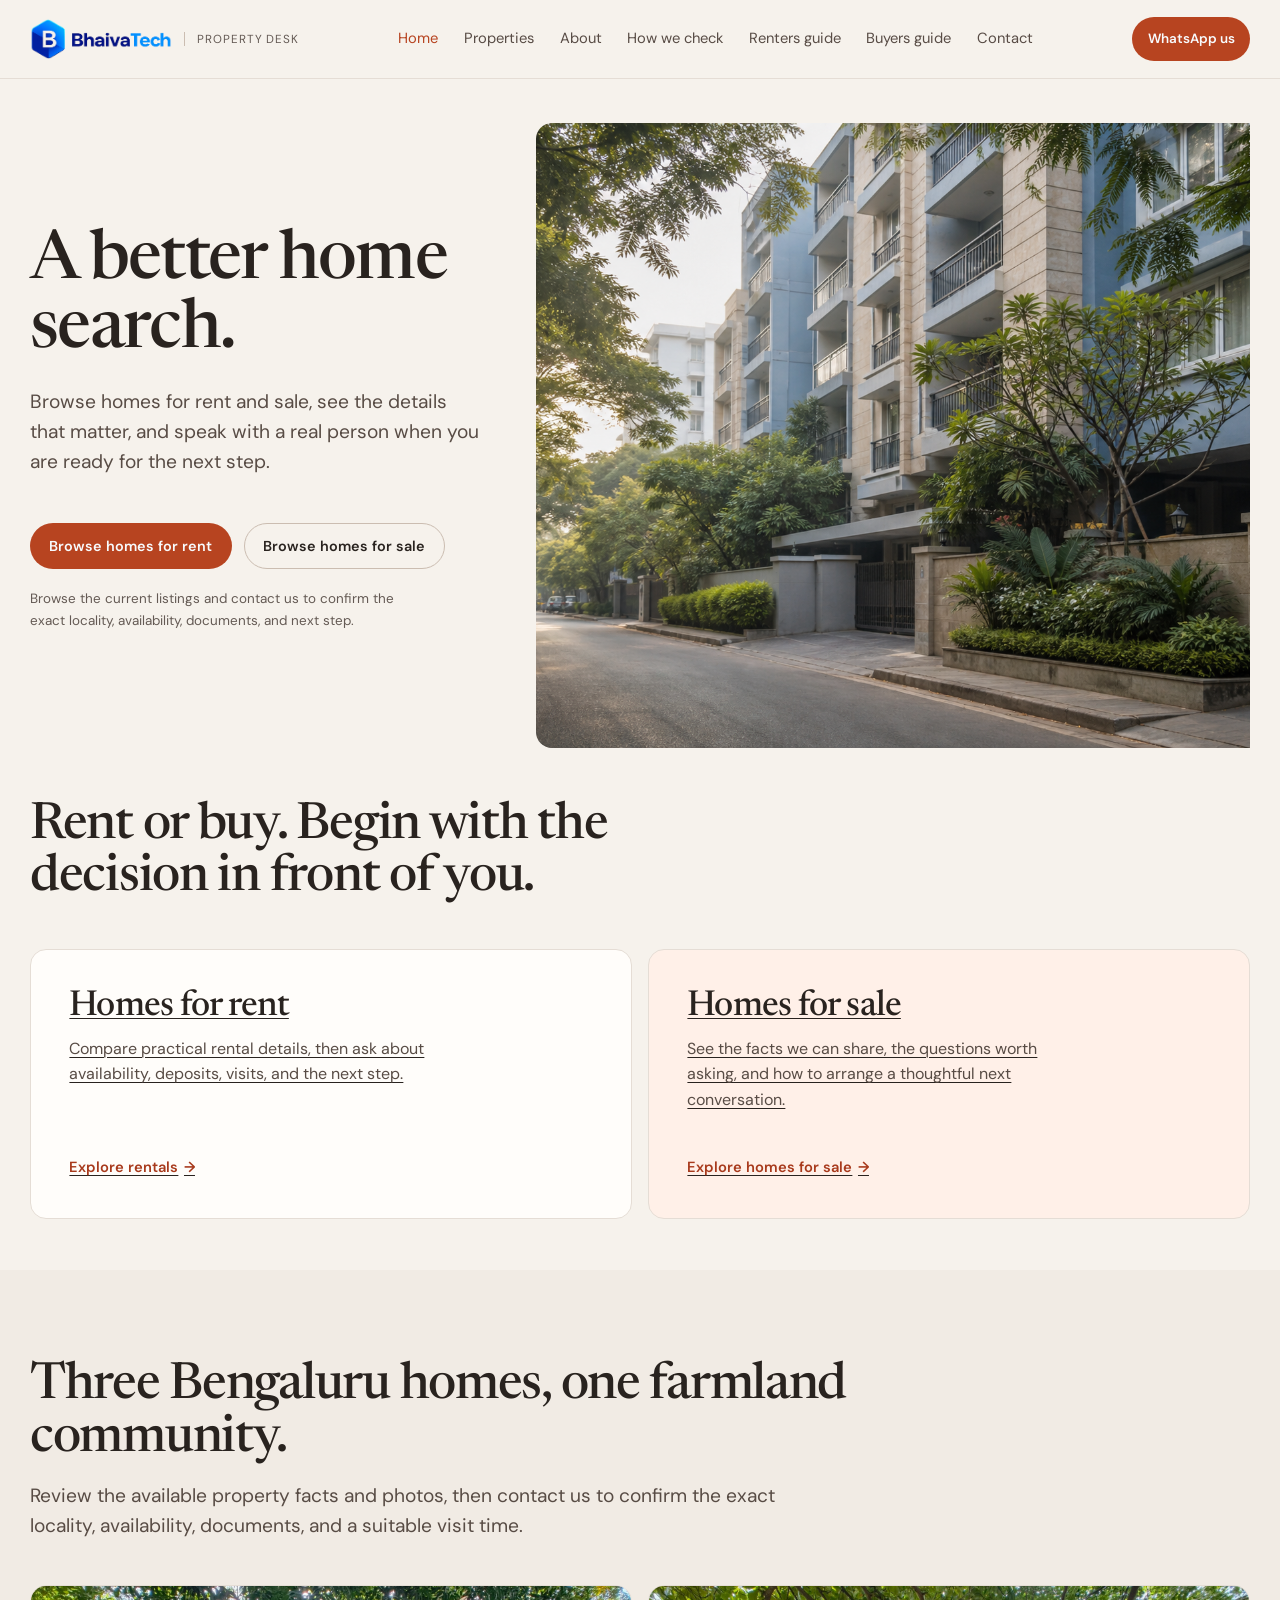
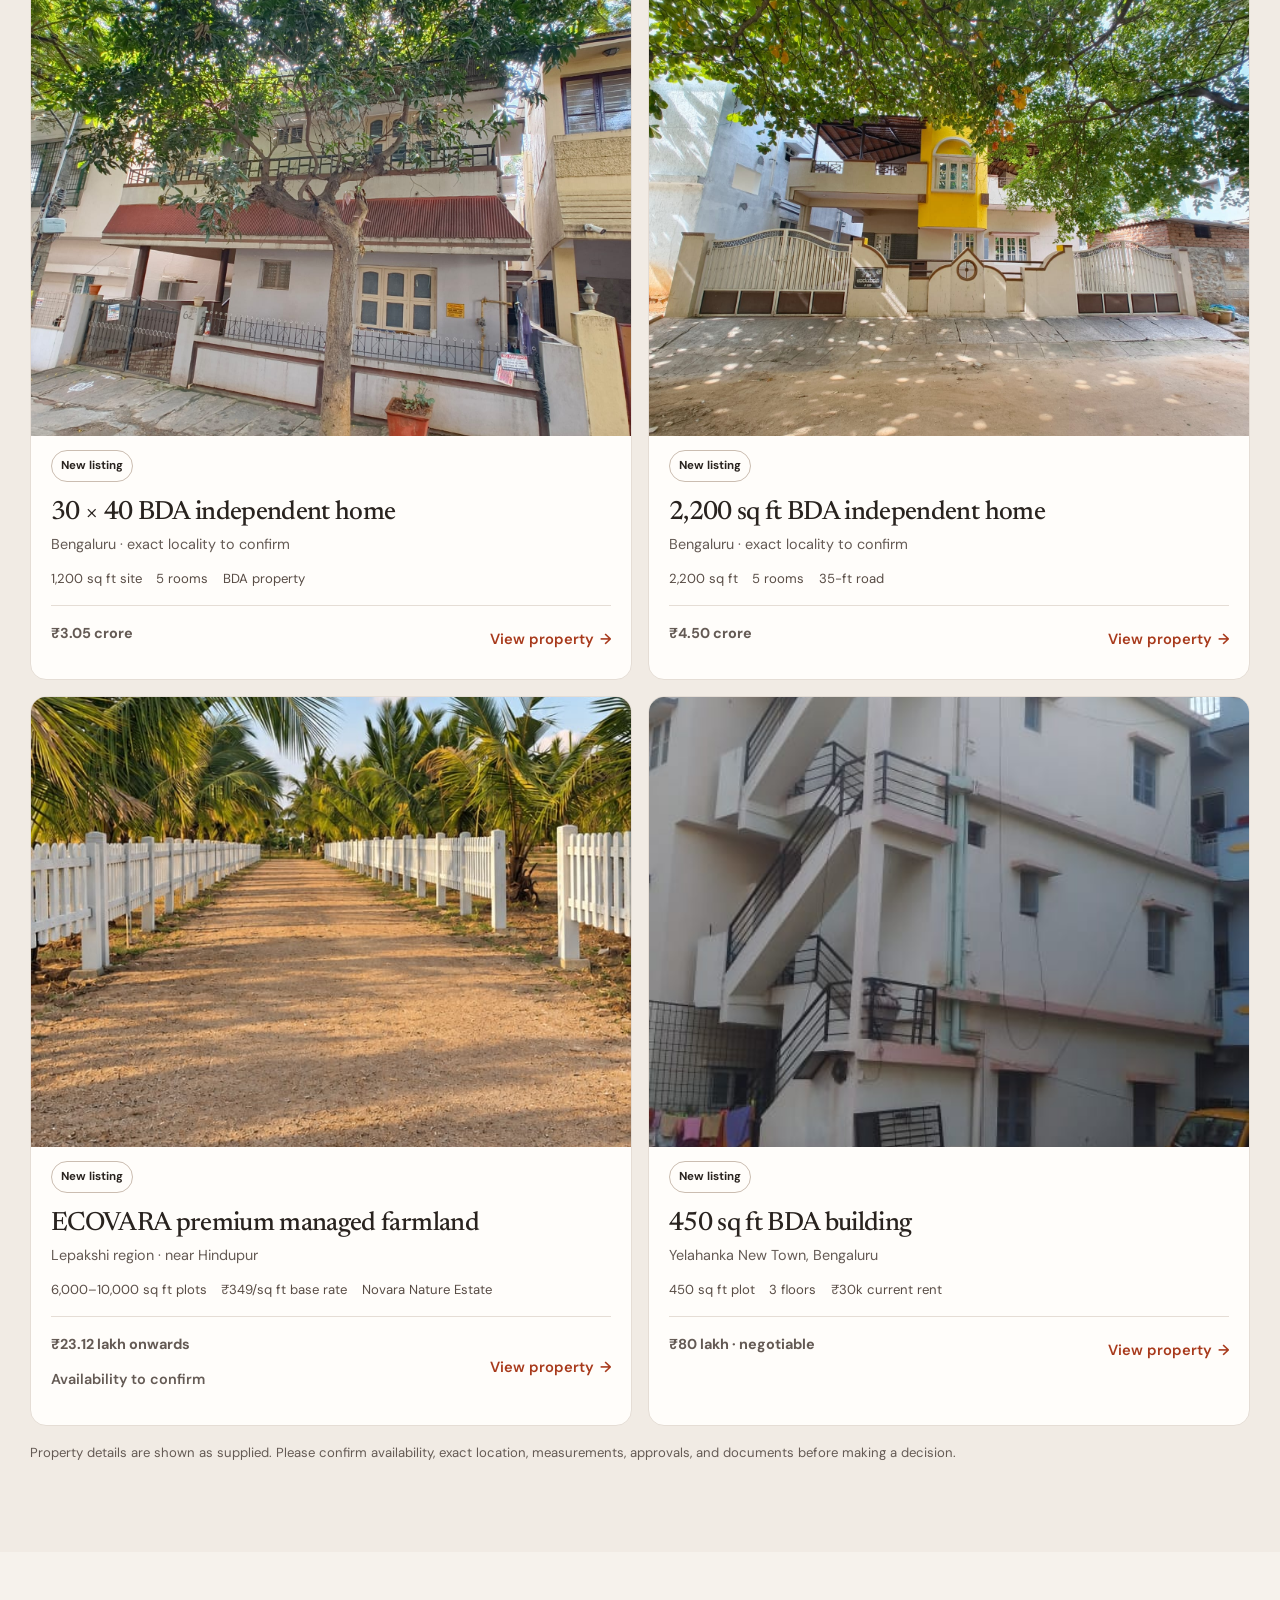
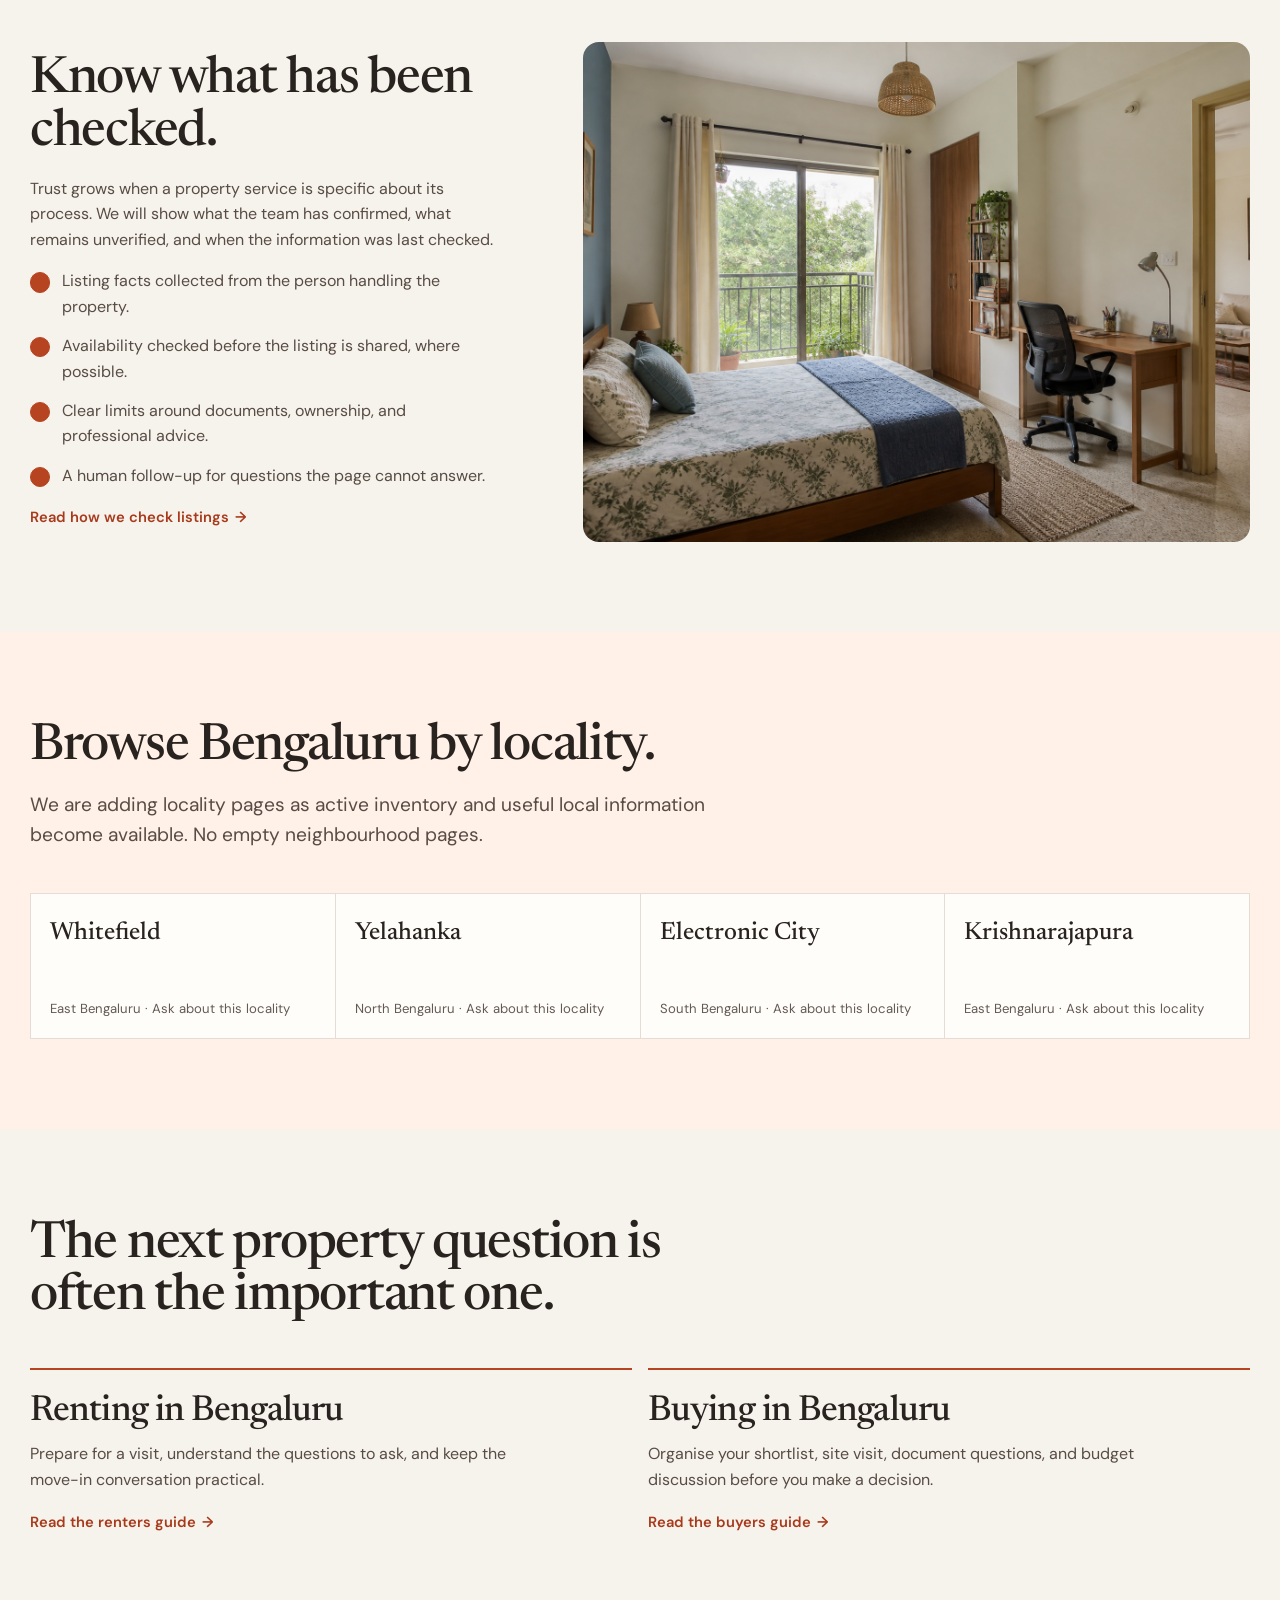
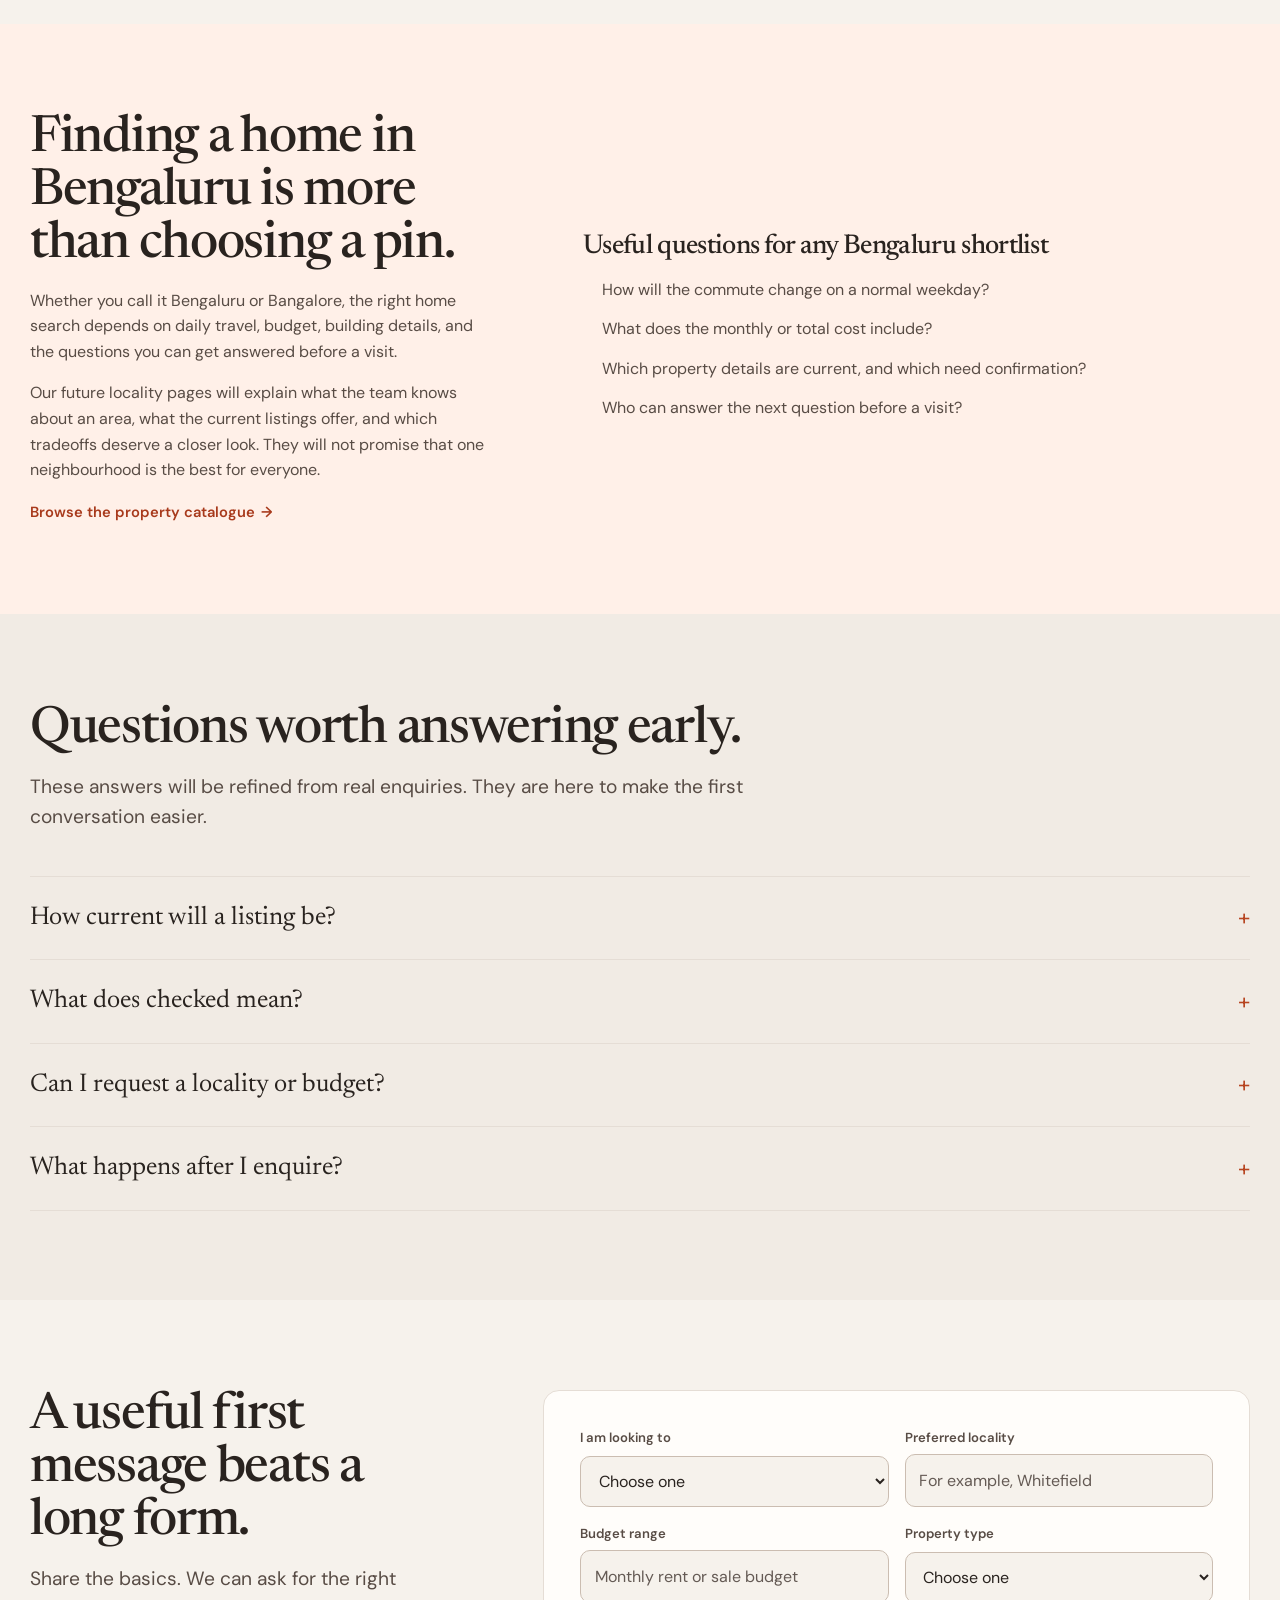
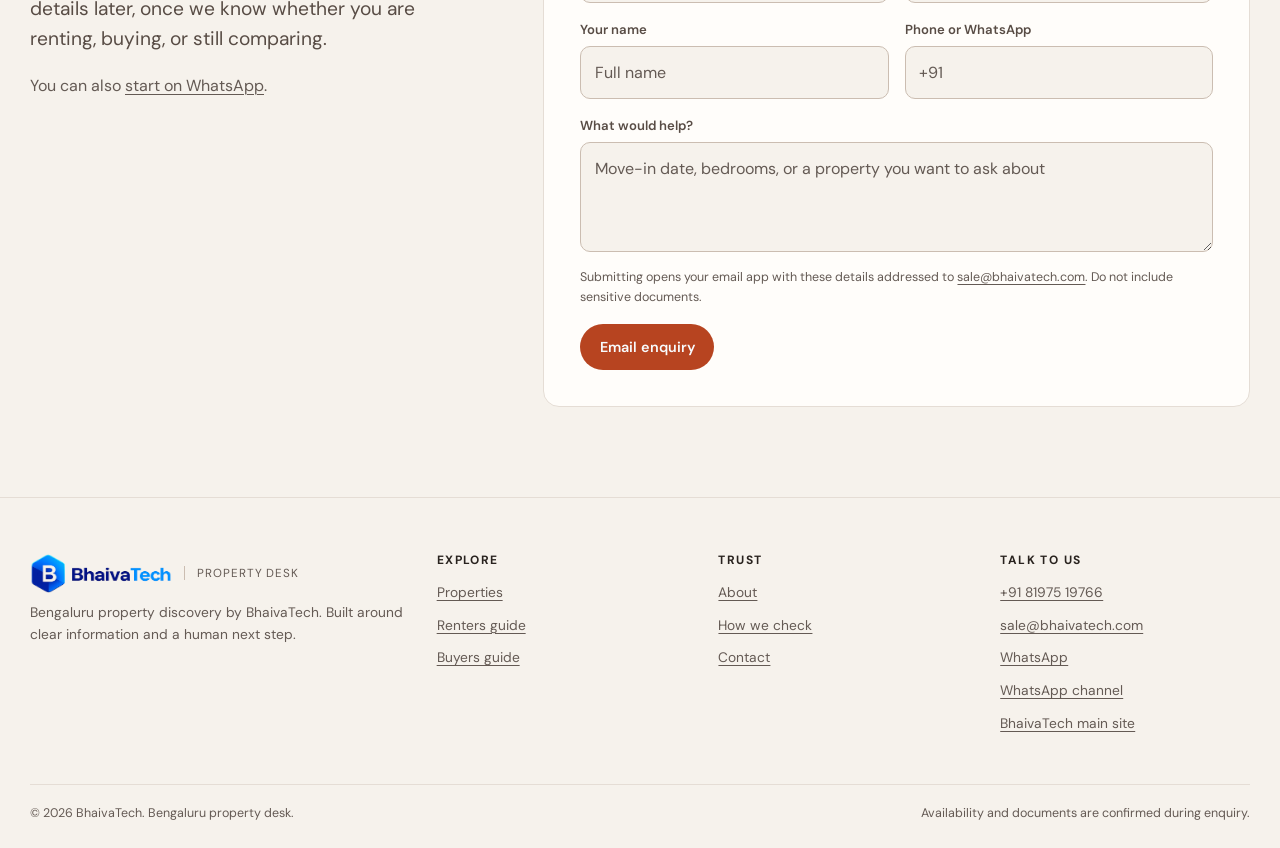
<file: index.html>
<!doctype html>
<html lang="en">
<head>
  <meta charset="utf-8">
  <meta name="viewport" content="width=device-width, initial-scale=1">
  <meta name="theme-color" content="#f6f2ec">
  <meta name="description" content="Explore clearer homes for rent and sale in Bengaluru, also known as Bangalore, with practical property details and a human enquiry path from BhaivaTech.">
  <meta property="og:title" content="BhaivaTech Homes | Bengaluru homes with clearer information">
  <meta property="og:description" content="Browse homes for rent and sale in Bengaluru, then speak with a real person about the next step.">
  <meta property="og:type" content="website">
  <meta property="og:url" content="https://bhaivatech.com/">
  <meta property="og:image" content="https://bhaivatech.com/assets/bengaluru-street-hero.png">
  <meta property="og:image:alt" content="Leafy residential street beside apartment buildings in Bengaluru">
  <meta name="twitter:card" content="summary_large_image">
  <title>Bengaluru homes for rent and sale | BhaivaTech</title>
  <link rel="canonical" href="https://bhaivatech.com/">
  <link rel="preconnect" href="https://fonts.googleapis.com">
  <link rel="preconnect" href="https://fonts.gstatic.com" crossorigin>
  <link rel="icon" href="assets/bhaivatech-logo.png" type="image/png">
  <script type="application/ld+json">
  {
    "@context": "https://schema.org",
    "@type": "Organization",
    "name": "BhaivaTech",
    "url": "https://bhaivatech.com/",
    "logo": "https://bhaivatech.com/assets/bhaivatech-logo.png",
    "email": "sale@bhaivatech.com",
    "telephone": "+918197519766",
    "sameAs": ["https://www.instagram.com/bhaivatech/"]
  }
  </script>
  <!-- FALLBACK: vendor/pretext.js missing, using CDN. The page keeps natural CSS flow if the CDN is unavailable. -->
  <script type="module">
    import { prepare, layout } from 'https://esm.sh/@chenglou/pretext';
    window.Pretext = { prepare, layout };
    window.dispatchEvent(new Event('pretext-ready'));
  </script>
  <link rel="stylesheet" href="styles.css">
  <script src="script.js" defer></script>
</head>
<body>
  <a class="skip-link" href="#main-content">Skip to main content</a>
  <header class="site-header">
    <div class="site-header__inner">
      <a class="brand-lockup" href="index.html" aria-label="BhaivaTech Homes home">
        <img src="assets/bhaivatech-logo.png" alt="BhaivaTech">
        <span class="brand-lockup__descriptor">Property desk</span>
      </a>
      <nav class="primary-nav" id="primary-navigation" data-primary-nav aria-label="Primary navigation">
        <a href="index.html" aria-current="page">Home</a>
        <a href="/properties/">Properties</a>
        <a href="about.html">About</a>
        <a href="how-we-verify.html">How we check</a>
        <a href="renters-guide.html">Renters guide</a>
        <a href="buyers-guide.html">Buyers guide</a>
        <a href="contact.html">Contact</a>
      </nav>
      <div class="header-actions">
        <a class="button button--primary button--small" href="https://wa.me/918197519766?text=Hello%20BhaivaTech%20Homes%2C%20I%20want%20help%20finding%20a%20home%20in%20Bengaluru." target="_blank" rel="noopener">WhatsApp us</a>
        <button class="menu-toggle" type="button" data-menu-toggle aria-expanded="false" aria-controls="primary-navigation" aria-label="Open menu">Menu</button>
      </div>
    </div>
  </header>

  <main id="main-content">
    <section class="container hero" aria-labelledby="hero-title">
      <div class="hero__copy">
        <p class="eyebrow">Bengaluru property desk</p>
        <h1 id="hero-title" data-pretext>A better home search.</h1>
        <p class="lede" data-pretext>Browse homes for rent and sale, see the details that matter, and speak with a real person when you are ready for the next step.</p>
        <div class="hero__actions">
          <a class="button button--primary" href="/properties/?intent=rent">Browse homes for rent</a>
          <a class="button button--outline" href="/properties/?intent=buy">Browse homes for sale</a>
        </div>
        <p class="hero__note">Browse the current listings and contact us to confirm the exact locality, availability, documents, and next step.</p>
      </div>
      <figure class="hero__media">
        <img src="assets/bengaluru-street-hero.png" alt="Leafy residential street beside apartment buildings in Bengaluru" width="1672" height="941" fetchpriority="high">
        <figcaption class="hero__caption">A home search should tell you what is known, what is current, and what to ask next.</figcaption>
      </figure>
    </section>

    <section class="section section--tight" aria-labelledby="intent-title">
      <div class="container">
        <div class="section-intro">
          <p class="eyebrow">Start with your need</p>
          <h2 id="intent-title">Rent or buy. Begin with the decision in front of you.</h2>
        </div>
        <div class="intent-grid">
          <a class="intent-panel" href="/properties/?intent=rent">
            <span class="intent-panel__mark" aria-hidden="true">⌂</span>
            <div>
              <h3>Homes for rent</h3>
              <p>Compare practical rental details, then ask about availability, deposits, visits, and the next step.</p>
            </div>
            <span class="text-link">Explore rentals <span aria-hidden="true">→</span></span>
          </a>
          <a class="intent-panel intent-panel--buy" href="/properties/?intent=buy">
            <span class="intent-panel__mark" aria-hidden="true">▦</span>
            <div>
              <h3>Homes for sale</h3>
              <p>See the facts we can share, the questions worth asking, and how to arrange a thoughtful next conversation.</p>
            </div>
            <span class="text-link">Explore homes for sale <span aria-hidden="true">→</span></span>
          </a>
        </div>
      </div>
    </section>

    <section class="section section--tint" aria-labelledby="preview-title">
      <div class="container">
        <div class="section-intro section-intro--wide">
          <p class="eyebrow">Latest properties</p>
          <h2 id="preview-title">Three Bengaluru homes, one farmland community.</h2>
          <p class="lede" data-pretext>Review the available property facts and photos, then contact us to confirm the exact locality, availability, documents, and a suitable visit time.</p>
        </div>
        <div class="property-preview-grid">
          <article class="property-card">
            <div class="property-card__image-wrap">
              <img class="property-card__image" src="assets/property-30x40-bda.jpeg" alt="Front view of the 30 by 40 BDA independent home in Bengaluru" width="1600" height="1204" loading="lazy">
              <span class="property-card__flag">New listing</span>
            </div>
            <div class="property-card__body">
              <h3>30 × 40 BDA independent home</h3>
              <p>Bengaluru · exact locality to confirm</p>
              <div class="property-meta"><span>1,200 sq ft site</span><span>5 rooms</span><span>BDA property</span></div>
              <div class="property-card__footer"><p class="property-price">₹3.05 crore</p><a class="text-link" href="property-30x40-bda.html">View property <span aria-hidden="true">→</span></a></div>
            </div>
          </article>
          <article class="property-card">
            <div class="property-card__image-wrap">
              <img class="property-card__image" src="assets/property-2200sqft-bda.jpeg" alt="Front view of the 2,200 square foot BDA independent home in Bengaluru" width="1600" height="1204" loading="lazy">
              <span class="property-card__flag">New listing</span>
            </div>
            <div class="property-card__body">
              <h3>2,200 sq ft BDA independent home</h3>
              <p>Bengaluru · exact locality to confirm</p>
              <div class="property-meta"><span>2,200 sq ft</span><span>5 rooms</span><span>35-ft road</span></div>
              <div class="property-card__footer"><p class="property-price">₹4.50 crore</p><a class="text-link" href="property-2200sqft-bda.html">View property <span aria-hidden="true">→</span></a></div>
            </div>
          </article>
          <article class="property-card">
            <div class="property-card__image-wrap">
              <img class="property-card__image" src="assets/ecovara/ecovara-palm-avenue.jpg" alt="Tree-lined avenue with white fencing at the ECOVARA managed farmland community" width="1600" height="1200" loading="lazy">
              <span class="property-card__flag">New listing</span>
            </div>
            <div class="property-card__body">
              <h3>ECOVARA premium managed farmland</h3>
              <p>Lepakshi region · near Hindupur</p>
              <div class="property-meta"><span>6,000–10,000 sq ft plots</span><span>₹349/sq ft base rate</span><span>Novara Nature Estate</span></div>
              <div class="property-card__footer"><div><p class="property-price">₹23.12 lakh onwards</p><p class="property-status">Availability to confirm</p></div><a class="text-link" href="property-ecovara-managed-farmland.html">View property <span aria-hidden="true">→</span></a></div>
            </div>
          </article>
<article class="property-card">
            <div class="property-card__image-wrap">
              <img class="property-card__image" src="assets/bda-yelahanka/bda-yelahanka-street.jpg" alt="Street-facing view of the BDA building in Yelahanka New Town" width="493" height="1040" loading="lazy">
              <span class="property-card__flag">New listing</span>
            </div>
            <div class="property-card__body">
              <h3>450 sq ft BDA building</h3>
              <p>Yelahanka New Town, Bengaluru</p>
              <div class="property-meta"><span>450 sq ft plot</span><span>3 floors</span><span>&#8377;30k current rent</span></div>
              <div class="property-card__footer"><p class="property-price">&#8377;80 lakh &middot; negotiable</p><a class="text-link" href="property-bda-yelahanka-new-town.html">View property <span aria-hidden="true">&#8594;</span></a></div>
            </div>
          </article>
        </div>
        <p class="demo-note">Property details are shown as supplied. Please confirm availability, exact location, measurements, approvals, and documents before making a decision.</p>
      </div>
    </section>

    <section class="section" aria-labelledby="trust-title">
      <div class="container split-feature">
        <div class="feature-copy">
          <p class="eyebrow">A clearer way to enquire</p>
          <h2 id="trust-title">Know what has been checked.</h2>
          <p>Trust grows when a property service is specific about its process. We will show what the team has confirmed, what remains unverified, and when the information was last checked.</p>
          <ul class="feature-copy__list">
            <li>Listing facts collected from the person handling the property.</li>
            <li>Availability checked before the listing is shared, where possible.</li>
            <li>Clear limits around documents, ownership, and professional advice.</li>
            <li>A human follow-up for questions the page cannot answer.</li>
          </ul>
          <a class="text-link" href="how-we-verify.html">Read how we check listings <span aria-hidden="true">→</span></a>
        </div>
        <figure class="feature-media">
          <img src="assets/bengaluru-bedroom.png" alt="Example Bengaluru apartment bedroom with a work desk and balcony greenery" width="1448" height="1086" loading="lazy">
        </figure>
      </div>
    </section>

    <section class="section section--blue" aria-labelledby="locality-title">
      <div class="container">
        <div class="section-intro">
          <h2 id="locality-title">Browse Bengaluru by locality.</h2>
          <p class="lede">We are adding locality pages as active inventory and useful local information become available. No empty neighbourhood pages.</p>
        </div>
        <div class="locality-list" aria-label="Planned Bengaluru locality coverage">
          <a class="locality-link" href="/properties/?locality=Whitefield"><strong>Whitefield</strong><span>East Bengaluru · Ask about this locality</span></a>
          <a class="locality-link" href="/properties/?locality=Yelahanka"><strong>Yelahanka</strong><span>North Bengaluru · Ask about this locality</span></a>
          <a class="locality-link" href="/properties/?locality=Electronic City"><strong>Electronic City</strong><span>South Bengaluru · Ask about this locality</span></a>
          <a class="locality-link" href="/properties/?locality=Krishnarajapura"><strong>Krishnarajapura</strong><span>East Bengaluru · Ask about this locality</span></a>
        </div>
      </div>
    </section>

    <section class="section" aria-labelledby="guides-title">
      <div class="container">
        <div class="section-intro">
          <p class="eyebrow">Helpful before you enquire</p>
          <h2 id="guides-title">The next property question is often the important one.</h2>
        </div>
        <div class="guide-grid">
          <article class="guide-panel">
            <h3>Renting in Bengaluru</h3>
            <p>Prepare for a visit, understand the questions to ask, and keep the move-in conversation practical.</p>
            <a class="text-link" href="renters-guide.html">Read the renters guide <span aria-hidden="true">→</span></a>
          </article>
          <article class="guide-panel">
            <h3>Buying in Bengaluru</h3>
            <p>Organise your shortlist, site visit, document questions, and budget discussion before you make a decision.</p>
            <a class="text-link" href="buyers-guide.html">Read the buyers guide <span aria-hidden="true">→</span></a>
          </article>
        </div>
      </div>
    </section>

    <section class="section section--blue" aria-labelledby="bengaluru-title">
      <div class="container split-feature">
        <div class="feature-copy">
          <p class="eyebrow">A useful local starting point</p>
          <h2 id="bengaluru-title">Finding a home in Bengaluru is more than choosing a pin.</h2>
          <p data-pretext>Whether you call it Bengaluru or Bangalore, the right home search depends on daily travel, budget, building details, and the questions you can get answered before a visit.</p>
          <p>Our future locality pages will explain what the team knows about an area, what the current listings offer, and which tradeoffs deserve a closer look. They will not promise that one neighbourhood is the best for everyone.</p>
          <a class="text-link" href="/properties/">Browse the property catalogue <span aria-hidden="true">→</span></a>
        </div>
        <div class="article-shell">
          <h3>Useful questions for any Bengaluru shortlist</h3>
          <ul class="guide-list">
            <li>How will the commute change on a normal weekday?</li>
            <li>What does the monthly or total cost include?</li>
            <li>Which property details are current, and which need confirmation?</li>
            <li>Who can answer the next question before a visit?</li>
          </ul>
        </div>
      </div>
    </section>

    <section class="section section--tint" aria-labelledby="faq-title">
      <div class="container">
        <div class="section-intro">
          <h2 id="faq-title">Questions worth answering early.</h2>
          <p class="lede">These answers will be refined from real enquiries. They are here to make the first conversation easier.</p>
        </div>
        <div class="faq-list">
          <div class="faq-item">
            <button class="faq-question" type="button" data-faq-question aria-expanded="false" aria-controls="faq-one"><span>How current will a listing be?</span><span data-faq-marker aria-hidden="true">+</span></button>
            <div class="faq-answer" id="faq-one" hidden><p>Each live listing should show when its key details were last checked. If availability is uncertain, the page should say so instead of implying that a visit is guaranteed.</p></div>
          </div>
          <div class="faq-item">
            <button class="faq-question" type="button" data-faq-question aria-expanded="false" aria-controls="faq-two"><span>What does checked mean?</span><span data-faq-marker aria-hidden="true">+</span></button>
            <div class="faq-answer" id="faq-two" hidden><p>It will mean only the checks the team actually performs. The final page will separate information supplied by an owner or seller from documents or professional checks that require qualified review.</p></div>
          </div>
          <div class="faq-item">
            <button class="faq-question" type="button" data-faq-question aria-expanded="false" aria-controls="faq-three"><span>Can I request a locality or budget?</span><span data-faq-marker aria-hidden="true">+</span></button>
            <div class="faq-answer" id="faq-three" hidden><p>Yes. Share the locality, intent, property type, budget, and timeline through the short form or WhatsApp. The team can then tell you what is actually available.</p></div>
          </div>
          <div class="faq-item">
            <button class="faq-question" type="button" data-faq-question aria-expanded="false" aria-controls="faq-four"><span>What happens after I enquire?</span><span data-faq-marker aria-hidden="true">+</span></button>
            <div class="faq-answer" id="faq-four" hidden><p>Your details should reach a named person or agreed inbox, with the property context attached. The response expectation will be published after the client confirms its operating process.</p></div>
          </div>
        </div>
      </div>
    </section>

    <section class="section" id="enquire" aria-labelledby="enquiry-title">
      <div class="container lead-section">
        <div>
          <p class="eyebrow">Tell us what you need</p>
          <h2 id="enquiry-title">A useful first message beats a long form.</h2>
          <p class="lede">Share the basics. We can ask for the right details later, once we know whether you are renting, buying, or still comparing.</p>
          <p class="muted">You can also <a href="https://wa.me/918197519766?text=Hello%20BhaivaTech%20Homes%2C%20I%20want%20help%20with%20a%20Bengaluru%20property." target="_blank" rel="noopener">start on WhatsApp</a>.</p>
        </div>
        <div class="lead-panel">
          <form data-lead-form data-lead-email="sale@bhaivatech.com">
            <div class="form-grid">
              <div class="form-field">
                <label for="intent">I am looking to</label>
                <select id="intent" name="intent" required><option value="">Choose one</option><option>Rent</option><option>Buy</option></select>
              </div>
              <div class="form-field">
                <label for="locality">Preferred locality</label>
                <input id="locality" name="locality" type="text" placeholder="For example, Whitefield" required>
              </div>
              <div class="form-field">
                <label for="budget">Budget range</label>
                <input id="budget" name="budget" type="text" placeholder="Monthly rent or sale budget" required>
              </div>
              <div class="form-field">
                <label for="property-type">Property type</label>
                <select id="property-type" name="property-type" required><option value="">Choose one</option><option>Apartment</option><option>Independent home</option><option>Villa</option><option>Plot or land</option><option>Not sure yet</option></select>
              </div>
              <div class="form-field">
                <label for="name">Your name</label>
                <input id="name" name="name" type="text" autocomplete="name" placeholder="Full name" required>
              </div>
              <div class="form-field">
                <label for="phone">Phone or WhatsApp</label>
                <input id="phone" name="phone" type="tel" autocomplete="tel" placeholder="+91" required>
              </div>
              <div class="form-field form-field--wide">
                <label for="note">What would help?</label>
                <textarea id="note" name="note" placeholder="Move-in date, bedrooms, or a property you want to ask about"></textarea>
              </div>
            </div>
            <p class="form-consent">Submitting opens your email app with these details addressed to <a href="mailto:sale@bhaivatech.com">sale@bhaivatech.com</a>. Do not include sensitive documents.</p>
            <button class="button button--primary" type="submit">Email enquiry</button>
            <p class="form-status" data-form-status role="status" aria-live="polite" hidden></p>
          </form>
        </div>
      </div>
    </section>
  </main>

  <footer class="site-footer">
    <div class="site-footer__inner">
      <div class="site-footer__grid">
        <div>
          <a class="brand-lockup" href="index.html" aria-label="BhaivaTech Homes home"><img src="assets/bhaivatech-logo.png" alt="BhaivaTech"><span class="brand-lockup__descriptor">Property desk</span></a>
          <p>Bengaluru property discovery by BhaivaTech. Built around clear information and a human next step.</p>
        </div>
        <div><h2>Explore</h2><ul><li><a href="/properties/">Properties</a></li><li><a href="renters-guide.html">Renters guide</a></li><li><a href="buyers-guide.html">Buyers guide</a></li></ul></div>
        <div><h2>Trust</h2><ul><li><a href="about.html">About</a></li><li><a href="how-we-verify.html">How we check</a></li><li><a href="contact.html">Contact</a></li></ul></div>
        <div><h2>Talk to us</h2><ul><li><a href="tel:+918197519766">+91 81975 19766</a></li><li><a href="mailto:sale@bhaivatech.com">sale@bhaivatech.com</a></li><li><a href="https://wa.me/918197519766" target="_blank" rel="noopener">WhatsApp</a></li><li><a href="https://whatsapp.com/channel/0029Vb9y877JkK7HFm1Vno0c" target="_blank" rel="noopener">WhatsApp channel</a></li><li><a href="https://bhaivatech.com/" target="_blank" rel="noopener">BhaivaTech main site</a></li></ul></div>
      </div>
      <div class="site-footer__bottom"><span>© 2026 BhaivaTech. Bengaluru property desk.</span><span>Availability and documents are confirmed during enquiry.</span></div>
    </div>
  </footer>
</body>
</html>
</file>
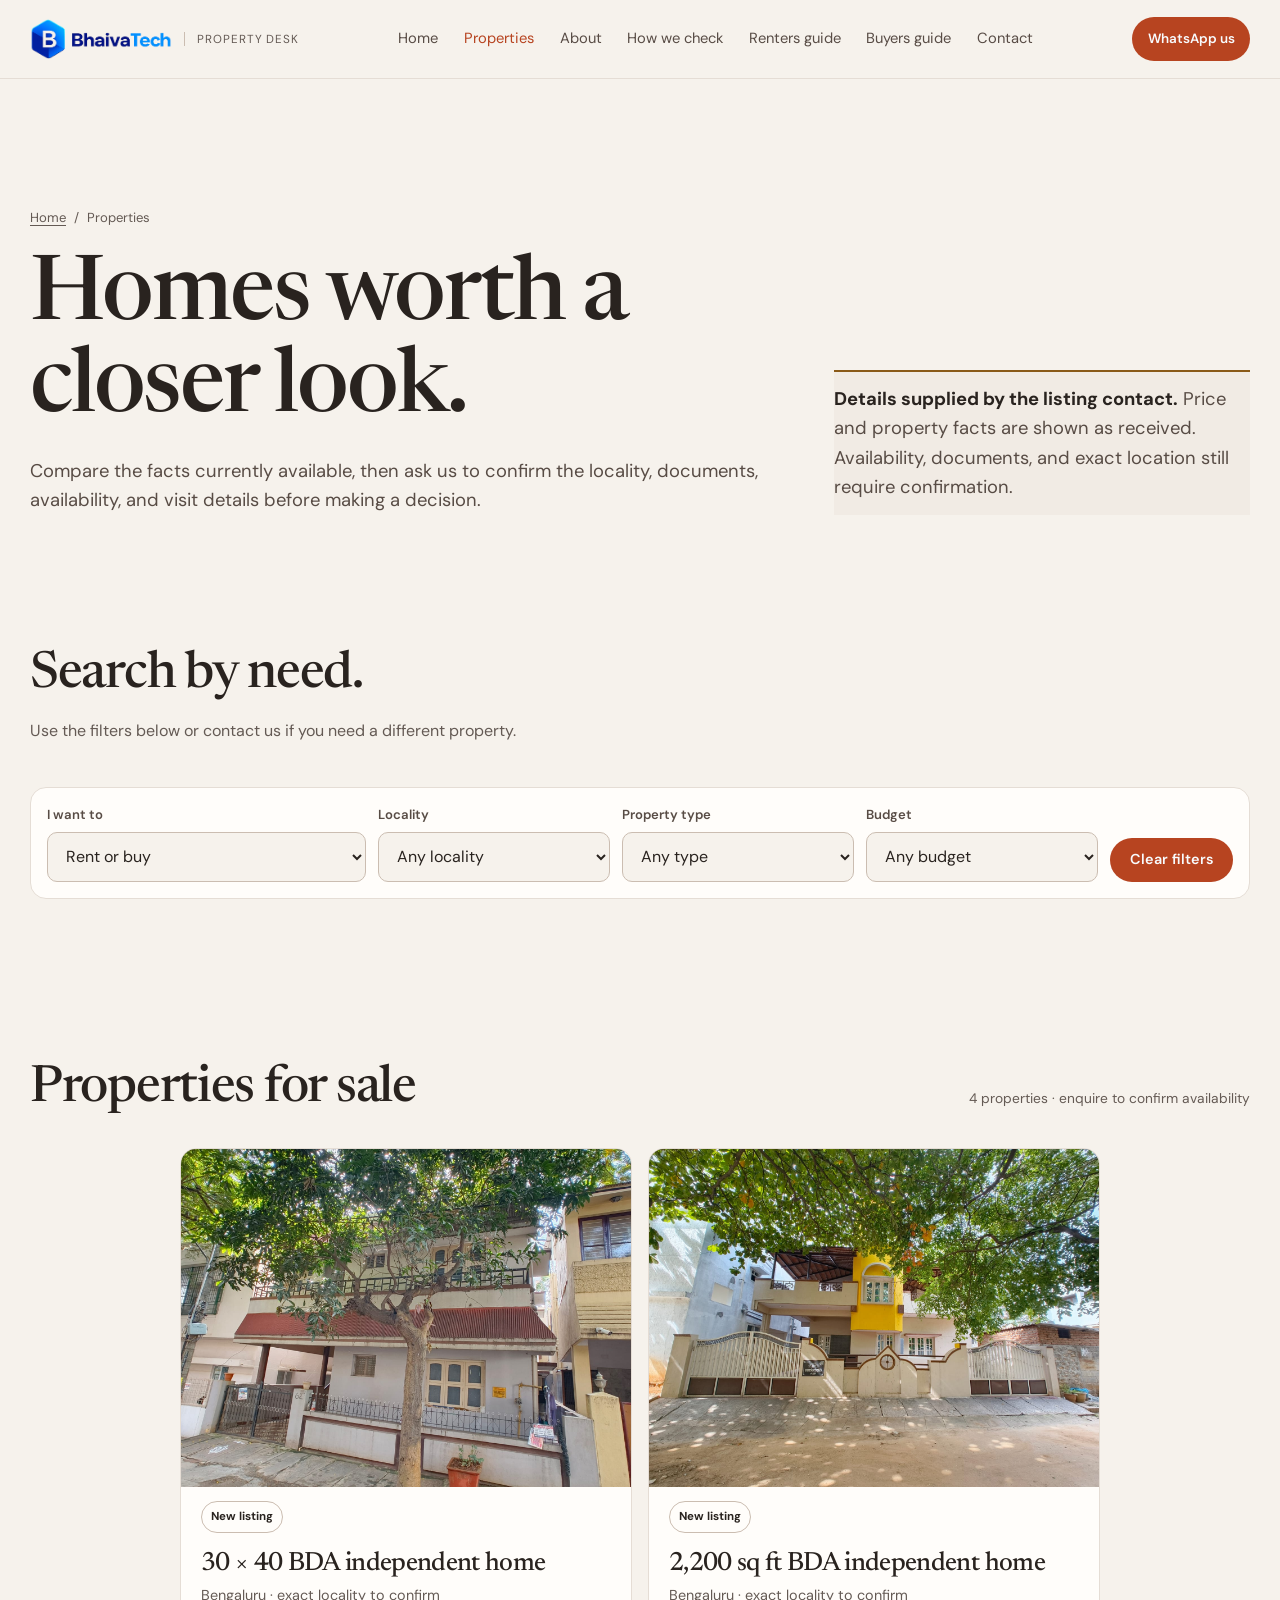
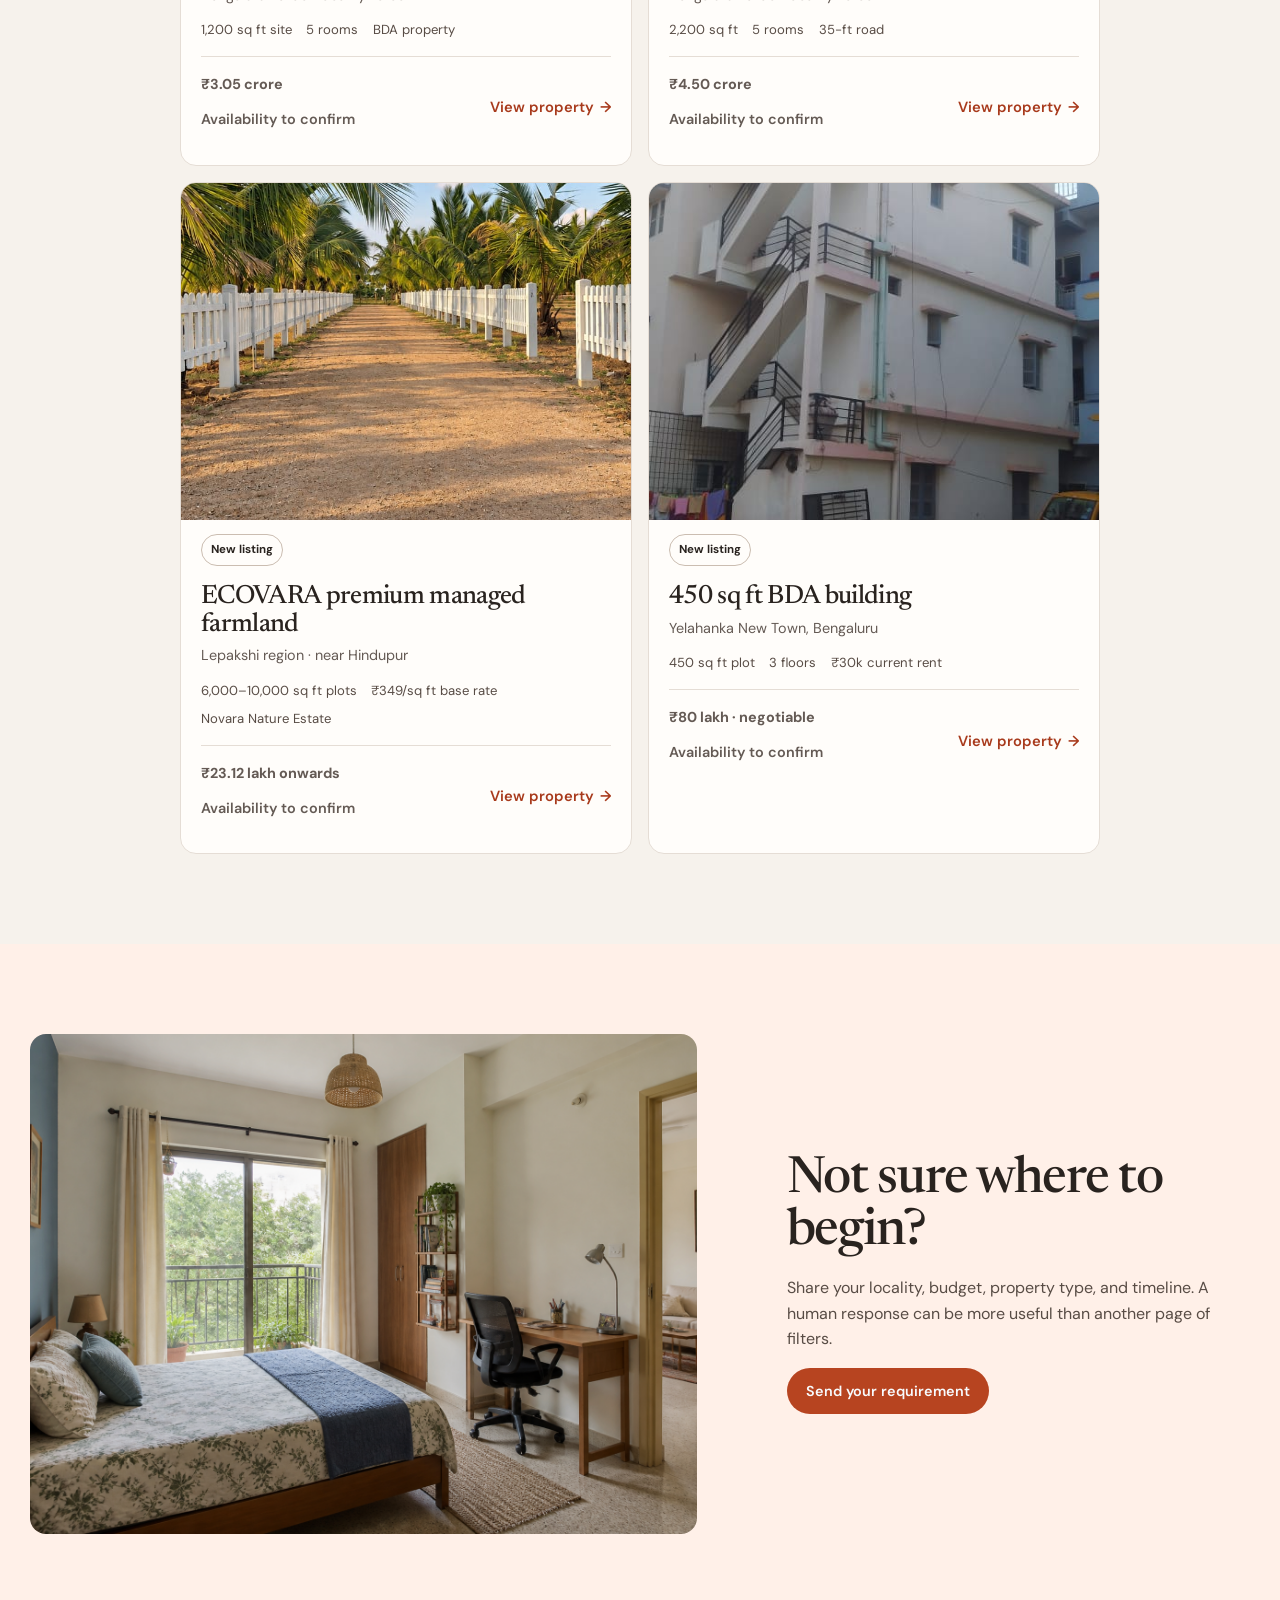
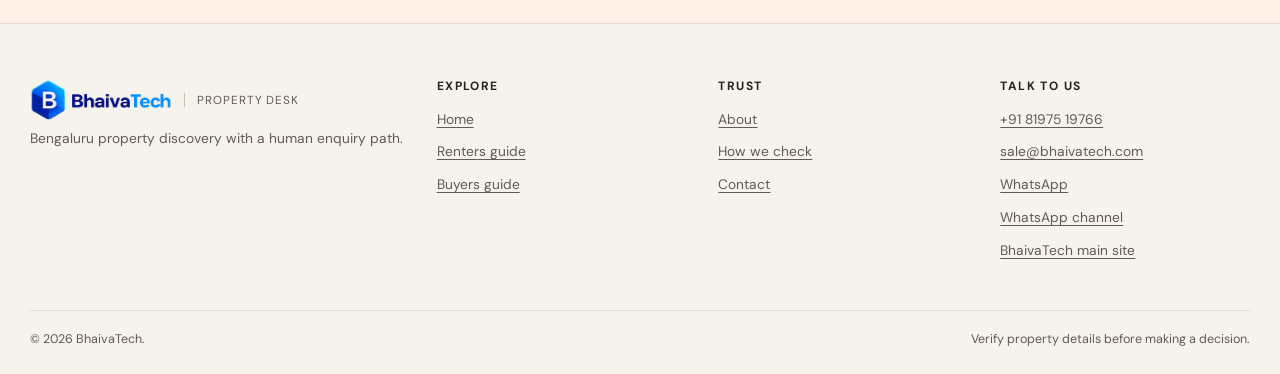
<file: properties/index.html>
<!doctype html>
<html lang="en">
<head>
  <meta charset="utf-8">
  <meta name="viewport" content="width=device-width, initial-scale=1">
  <meta name="robots" content="index, follow">
  <meta name="description" content="Browse BhaivaTech property listings. Confirm the current price, exact location, availability, and other details directly before making a decision.">
  <meta property="og:title" content="Property Listings for Sale | BhaivaTech">
  <meta property="og:description" content="Review the property details shown and contact BhaivaTech to confirm availability and other specifics.">
  <meta property="og:type" content="website">
  <meta property="og:url" content="https://bhaivatech.com/properties/">
  <meta property="og:image" content="https://bhaivatech.com/assets/property-30x40-bda.jpeg">
  <meta property="og:image:alt" content="Front view of a 30 by 40 BDA independent home in Bengaluru">
  <meta name="twitter:card" content="summary_large_image">
  <title>Property Listings for Sale | BhaivaTech</title>
  <link rel="icon" href="../assets/bhaivatech-logo.png" type="image/png">
  <link rel="canonical" href="https://bhaivatech.com/properties/">
  <link rel="preconnect" href="https://fonts.googleapis.com">
  <link rel="preconnect" href="https://fonts.gstatic.com" crossorigin>
  <script type="application/ld+json">
  {"@context":"https://schema.org","@type":"BreadcrumbList","itemListElement":[{"@type":"ListItem","position":1,"name":"Home","item":"https://bhaivatech.com/"},{"@type":"ListItem","position":2,"name":"Properties","item":"https://bhaivatech.com/properties/"}]}
  </script>
  <link rel="stylesheet" href="../styles.css">
  <script type="module">
    import { prepare, layout } from 'https://esm.sh/@chenglou/pretext';
    window.Pretext = { prepare, layout };
    window.dispatchEvent(new Event('pretext-ready'));
  </script>
  <script src="../script.js" defer></script>
</head>
<body>
  <a class="skip-link" href="#main-content">Skip to main content</a>
  <header class="site-header">
    <div class="site-header__inner">
      <a class="brand-lockup" href="../index.html" aria-label="BhaivaTech Homes home"><img src="../assets/bhaivatech-logo.png" alt="BhaivaTech"><span class="brand-lockup__descriptor">Property desk</span></a>
      <nav class="primary-nav" id="primary-navigation" data-primary-nav aria-label="Primary navigation">
        <a href="../index.html">Home</a><a href="/properties/" aria-current="page">Properties</a><a href="../about.html">About</a><a href="../how-we-verify.html">How we check</a><a href="../renters-guide.html">Renters guide</a><a href="../buyers-guide.html">Buyers guide</a><a href="../contact.html">Contact</a>
      </nav>
      <div class="header-actions"><a class="button button--primary button--small" href="https://wa.me/918197519766?text=Hello%20BhaivaTech%20Homes%2C%20I%20want%20help%20finding%20a%20home%20in%20Bengaluru." target="_blank" rel="noopener">WhatsApp us</a><button class="menu-toggle" type="button" data-menu-toggle aria-expanded="false" aria-controls="primary-navigation" aria-label="Open menu">Menu</button></div>
    </div>
  </header>

  <main id="main-content">
    <section class="container page-hero catalogue-hero" aria-labelledby="catalogue-title">
      <div>
        <div class="breadcrumbs"><a href="../index.html">Home</a><span aria-hidden="true">/</span><span>Properties</span></div>
        <p class="eyebrow">Bengaluru property catalogue</p>
        <h1 id="catalogue-title" data-pretext>Homes worth a closer look.</h1>
        <p data-pretext>Compare the facts currently available, then ask us to confirm the locality, documents, availability, and visit details before making a decision.</p>
      </div>
      <aside class="catalogue-hero__aside"><p class="notice"><strong>Details supplied by the listing contact.</strong> Price and property facts are shown as received. Availability, documents, and exact location still require confirmation.</p></aside>
    </section>

    <section class="section section--tight" aria-labelledby="search-title">
      <div class="container">
        <div class="section-intro"><h2 id="search-title">Search by need.</h2><p class="muted">Use the filters below or contact us if you need a different property.</p></div>
        <form class="filter-bar" aria-label="Filter properties">
          <div class="form-field"><label for="catalogue-intent">I want to</label><select id="catalogue-intent" name="intent" data-property-filter><option value="">Rent or buy</option><option value="rent">Rent</option><option value="buy">Buy</option></select></div>
          <div class="form-field"><label for="catalogue-locality">Locality</label><select id="catalogue-locality" name="locality" data-property-filter><option value="">Any locality</option><option value="Bengaluru">Bengaluru · exact area to confirm</option><option value="Lepakshi">Lepakshi region · near Hindupur</option></select></div>
          <div class="form-field"><label for="catalogue-type">Property type</label><select id="catalogue-type" name="type" data-property-filter><option value="">Any type</option><option value="apartment">Apartment</option><option value="house">Independent home</option><option value="plot">Plot / farmland</option></select></div>
          <div class="form-field"><label for="catalogue-budget">Budget</label><select id="catalogue-budget" name="budget" data-property-filter><option value="">Any budget</option><option value="under-4-crore">Under ₹4 crore</option><option value="4-5-crore">₹4–5 crore</option><option value="over-5-crore">Over ₹5 crore</option></select></div>
          <button class="button button--primary" type="button" data-clear-filters>Clear filters</button>
        </form>
      </div>
    </section>

    <section class="section" aria-labelledby="results-title">
      <div class="container">
        <div class="catalogue-toolbar"><h2 id="results-title">Properties for sale</h2><p><span data-result-count>4 properties</span> · enquire to confirm availability</p></div>
        <!-- This initial catalogue is intentionally static; connect a maintained listing source when inventory grows. -->
        <div class="catalogue-grid" data-property-grid>
          <article class="property-card catalogue-card" data-property-card data-intent="buy" data-locality="Bengaluru" data-type="house" data-budget="under-4-crore">
            <div class="property-card__image-wrap"><img class="property-card__image" src="../assets/property-30x40-bda.jpeg" alt="Front view of the 30 by 40 BDA independent home in Bengaluru" width="1600" height="1204" loading="eager"><span class="property-card__flag">New listing</span></div>
            <div class="property-card__body"><h3>30 × 40 BDA independent home</h3><p>Bengaluru · exact locality to confirm</p><div class="property-meta"><span>1,200 sq ft site</span><span>5 rooms</span><span>BDA property</span></div><div class="property-card__footer"><div><p class="property-price">₹3.05 crore</p><p class="property-status">Availability to confirm</p></div><a class="text-link" href="../property-30x40-bda.html">View property <span aria-hidden="true">→</span></a></div></div>
          </article>
          <article class="property-card catalogue-card" data-property-card data-intent="buy" data-locality="Bengaluru" data-type="house" data-budget="4-5-crore">
            <div class="property-card__image-wrap"><img class="property-card__image" src="../assets/property-2200sqft-bda.jpeg" alt="Front view of the 2,200 square foot BDA independent home in Bengaluru" width="1600" height="1204" loading="lazy"><span class="property-card__flag">New listing</span></div>
            <div class="property-card__body"><h3>2,200 sq ft BDA independent home</h3><p>Bengaluru · exact locality to confirm</p><div class="property-meta"><span>2,200 sq ft</span><span>5 rooms</span><span>35-ft road</span></div><div class="property-card__footer"><div><p class="property-price">₹4.50 crore</p><p class="property-status">Availability to confirm</p></div><a class="text-link" href="../property-2200sqft-bda.html">View property <span aria-hidden="true">→</span></a></div></div>
          </article>
          
          <article class="property-card catalogue-card" data-property-card data-intent="buy" data-locality="Lepakshi" data-type="plot" data-budget="under-4-crore">
            <div class="property-card__image-wrap"><img class="property-card__image" src="../assets/ecovara/ecovara-palm-avenue.jpg" alt="Tree-lined avenue with white fencing at the ECOVARA managed farmland community" width="1600" height="1200" loading="lazy"><span class="property-card__flag">New listing</span></div>
            <div class="property-card__body"><h3>ECOVARA premium managed farmland</h3><p>Lepakshi region · near Hindupur</p><div class="property-meta"><span>6,000–10,000 sq ft plots</span><span>₹349/sq ft base rate</span><span>Novara Nature Estate</span></div><div class="property-card__footer"><div><p class="property-price">₹23.12 lakh onwards</p><p class="property-status">Availability to confirm</p></div><a class="text-link" href="../property-ecovara-managed-farmland.html">View property <span aria-hidden="true">→</span></a></div></div>
          </article>
          <article class="property-card catalogue-card" data-property-card data-intent="buy" data-locality="Bengaluru" data-type="house" data-budget="under-4-crore">
            <div class="property-card__image-wrap"><img class="property-card__image" src="../assets/bda-yelahanka/bda-yelahanka-street.jpg" alt="Street-facing view of the BDA building in Yelahanka New Town" width="493" height="1040" loading="lazy"><span class="property-card__flag">New listing</span></div>
            <div class="property-card__body"><h3>450 sq ft BDA building</h3><p>Yelahanka New Town, Bengaluru</p><div class="property-meta"><span>450 sq ft plot</span><span>3 floors</span><span>&#8377;30k current rent</span></div><div class="property-card__footer"><div><p class="property-price">&#8377;80 lakh &middot; negotiable</p><p class="property-status">Availability to confirm</p></div><a class="text-link" href="../property-bda-yelahanka-new-town.html">View property <span aria-hidden="true">&#8594;</span></a></div></div>
          </article>
          <div class="empty-state" data-empty-state hidden><h3>No properties match those filters.</h3><p>Try another option or tell the team what you need. We can help you check for a suitable property.</p><a class="button button--outline" href="../contact.html">Tell us your need</a></div>
        </div>
      </div>
    </section>

    <section class="section section--blue" aria-labelledby="catalogue-help-title">
      <div class="container split-feature split-feature--reverse">
        <div class="feature-media"><img src="../assets/bengaluru-bedroom.png" alt="Bedroom with a work desk in a Bengaluru apartment" width="1448" height="1086" loading="lazy"></div>
        <div class="feature-copy"><h2 id="catalogue-help-title">Not sure where to begin?</h2><p>Share your locality, budget, property type, and timeline. A human response can be more useful than another page of filters.</p><a class="button button--primary" href="../contact.html">Send your requirement</a></div>
      </div>
    </section>
  </main>

  <footer class="site-footer"><div class="site-footer__inner"><div class="site-footer__grid"><div><a class="brand-lockup" href="../index.html" aria-label="BhaivaTech Homes home"><img src="../assets/bhaivatech-logo.png" alt="BhaivaTech"><span class="brand-lockup__descriptor">Property desk</span></a><p>Bengaluru property discovery with a human enquiry path.</p></div><div><h2>Explore</h2><ul><li><a href="../index.html">Home</a></li><li><a href="../renters-guide.html">Renters guide</a></li><li><a href="../buyers-guide.html">Buyers guide</a></li></ul></div><div><h2>Trust</h2><ul><li><a href="../about.html">About</a></li><li><a href="../how-we-verify.html">How we check</a></li><li><a href="../contact.html">Contact</a></li></ul></div><div><h2>Talk to us</h2><ul><li><a href="tel:+918197519766">+91 81975 19766</a></li><li><a href="mailto:sale@bhaivatech.com">sale@bhaivatech.com</a></li><li><a href="https://wa.me/918197519766" target="_blank" rel="noopener">WhatsApp</a></li><li><a href="https://whatsapp.com/channel/0029Vb9y877JkK7HFm1Vno0c" target="_blank" rel="noopener">WhatsApp channel</a></li><li><a href="https://bhaivatech.com/" target="_blank" rel="noopener">BhaivaTech main site</a></li></ul></div></div><div class="site-footer__bottom"><span>© 2026 BhaivaTech.</span><span>Verify property details before making a decision.</span></div></div></footer>
</body>
</html>
</file>
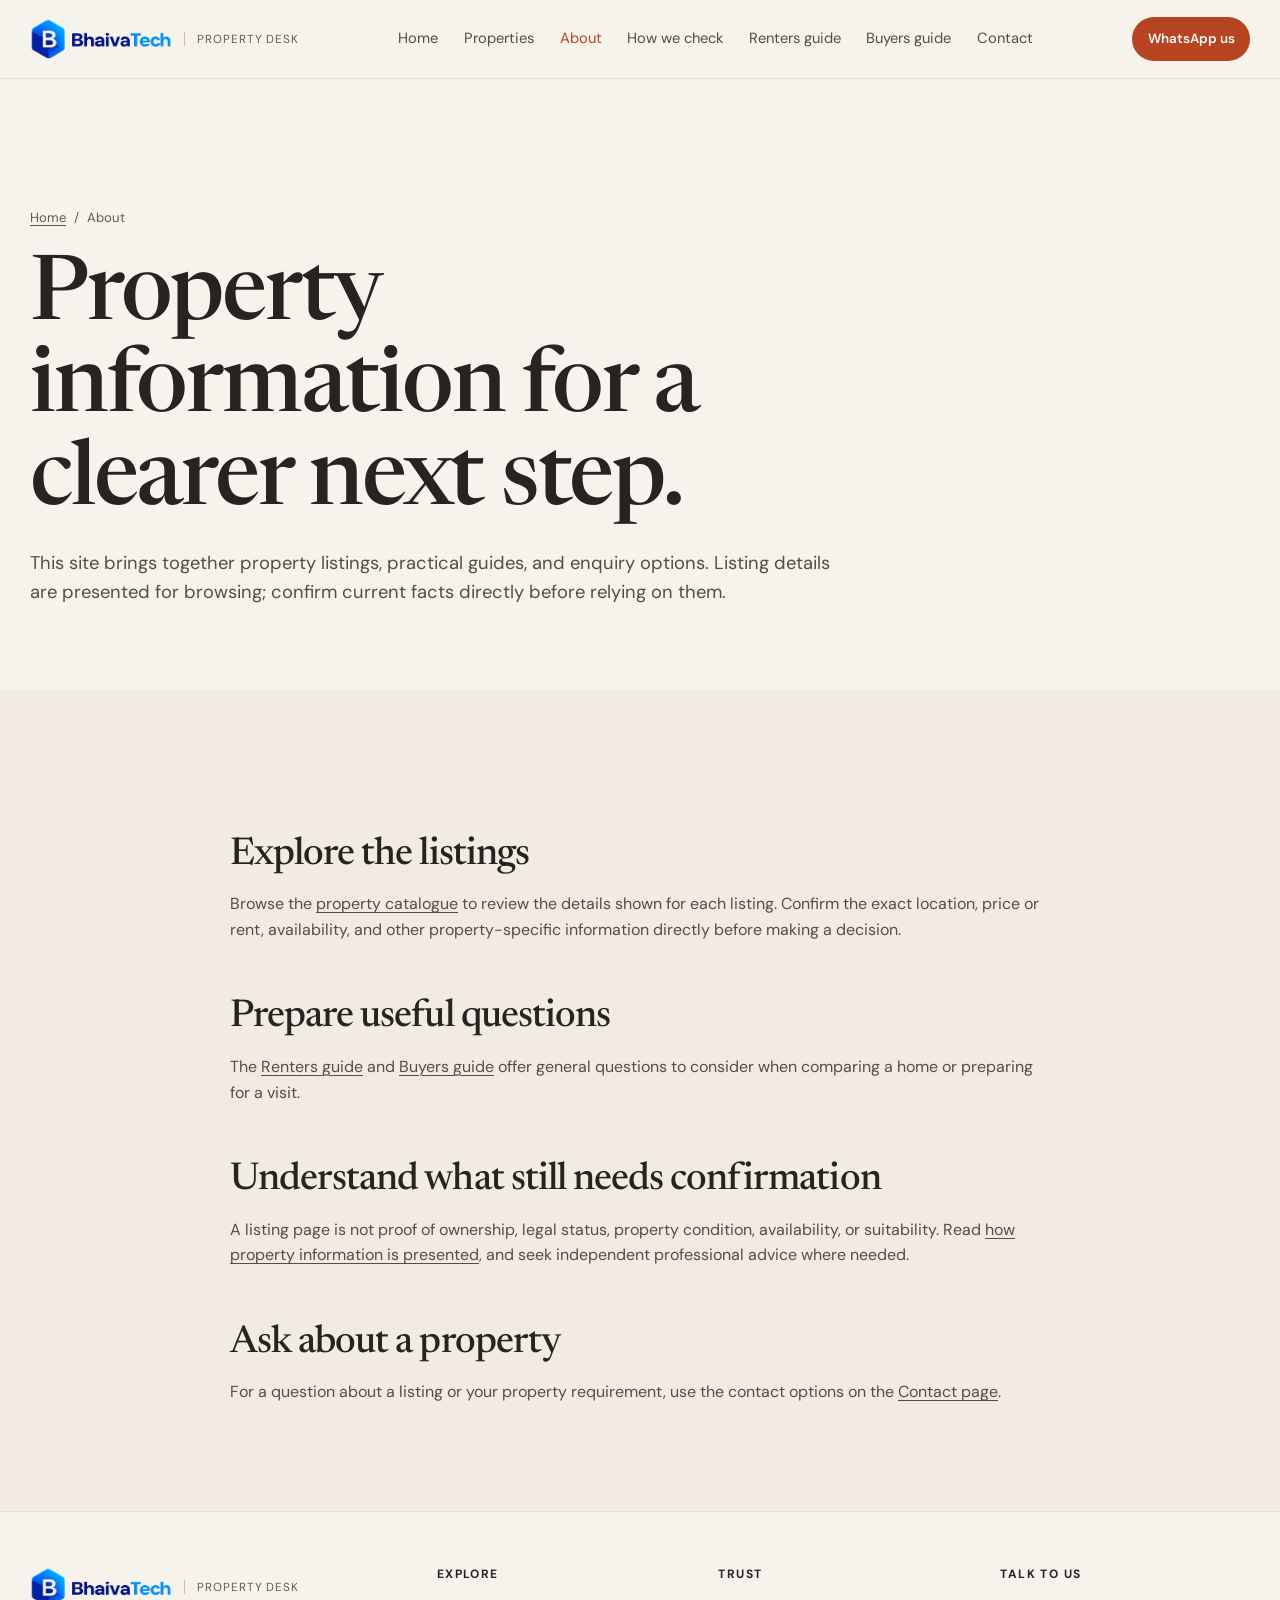
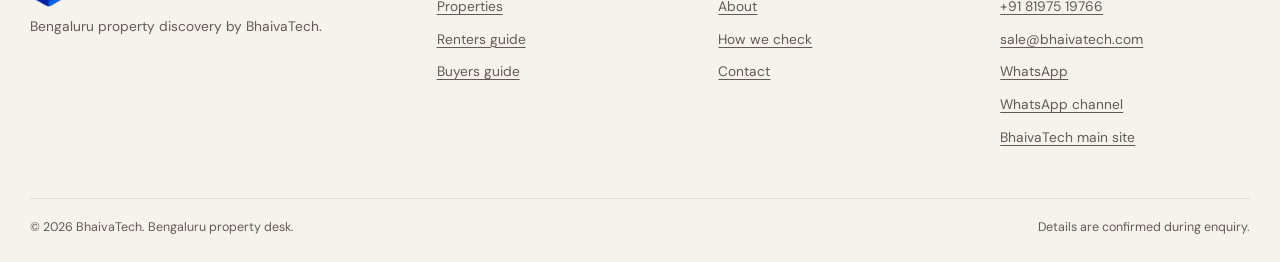
<file: about.html>
<!doctype html>
<html lang="en">
<head>
  <meta charset="utf-8"><meta name="viewport" content="width=device-width, initial-scale=1">
  <meta name="description" content="Learn what BhaivaTech shares on its property site and how visitors can review listings, guides, and enquiry options.">
  <title>About BhaivaTech | Bengaluru Property Enquiries</title>
  <link rel="canonical" href="https://bhaivatech.com/about.html">
  <link rel="preconnect" href="https://fonts.googleapis.com">
  <link rel="preconnect" href="https://fonts.gstatic.com" crossorigin>
  <link rel="stylesheet" href="styles.css">
  <script type="module">import { prepare, layout } from 'https://esm.sh/@chenglou/pretext'; window.Pretext = { prepare, layout }; window.dispatchEvent(new Event('pretext-ready'));</script>
  <script src="script.js" defer></script>
</head>
<body>
  <a class="skip-link" href="#main-content">Skip to main content</a>
  <header class="site-header"><div class="site-header__inner"><a class="brand-lockup" href="index.html" aria-label="BhaivaTech Homes home"><img src="assets/bhaivatech-logo.png" alt="BhaivaTech"><span class="brand-lockup__descriptor">Property desk</span></a><nav class="primary-nav" id="primary-navigation" data-primary-nav aria-label="Primary navigation"><a href="index.html">Home</a><a href="/properties/">Properties</a><a href="about.html" aria-current="page">About</a><a href="how-we-verify.html">How we check</a><a href="renters-guide.html">Renters guide</a><a href="buyers-guide.html">Buyers guide</a><a href="contact.html">Contact</a></nav><div class="header-actions"><a class="button button--primary button--small" href="https://wa.me/918197519766" target="_blank" rel="noopener">WhatsApp us</a><button class="menu-toggle" type="button" data-menu-toggle aria-expanded="false" aria-controls="primary-navigation" aria-label="Open menu">Menu</button></div></div></header>
  <main id="main-content">
    <section class="container page-hero" aria-labelledby="about-title">
      <div class="breadcrumbs"><a href="index.html">Home</a><span aria-hidden="true">/</span><span>About</span></div>
      <p class="eyebrow">About BhaivaTech</p>
      <h1 id="about-title" data-pretext>Property information for a clearer next step.</h1>
      <p data-pretext>This site brings together property listings, practical guides, and enquiry options. Listing details are presented for browsing; confirm current facts directly before relying on them.</p>
    </section>
    <section class="section section--tint" aria-labelledby="listings-title">
      <div class="container article-shell">
        <h2 id="listings-title">Explore the listings</h2>
        <p>Browse the <a href="/properties/">property catalogue</a> to review the details shown for each listing. Confirm the exact location, price or rent, availability, and other property-specific information directly before making a decision.</p>
        <h2>Prepare useful questions</h2>
        <p>The <a href="renters-guide.html">Renters guide</a> and <a href="buyers-guide.html">Buyers guide</a> offer general questions to consider when comparing a home or preparing for a visit.</p>
        <h2>Understand what still needs confirmation</h2>
        <p>A listing page is not proof of ownership, legal status, property condition, availability, or suitability. Read <a href="how-we-verify.html">how property information is presented</a>, and seek independent professional advice where needed.</p>
        <h2>Ask about a property</h2>
        <p>For a question about a listing or your property requirement, use the contact options on the <a href="contact.html">Contact page</a>.</p>
      </div>
    </section>
  </main>
  <footer class="site-footer"><div class="site-footer__inner"><div class="site-footer__grid"><div><a class="brand-lockup" href="index.html" aria-label="BhaivaTech Homes home"><img src="assets/bhaivatech-logo.png" alt="BhaivaTech"><span class="brand-lockup__descriptor">Property desk</span></a><p>Bengaluru property discovery by BhaivaTech.</p></div><div><h2>Explore</h2><ul><li><a href="/properties/">Properties</a></li><li><a href="renters-guide.html">Renters guide</a></li><li><a href="buyers-guide.html">Buyers guide</a></li></ul></div><div><h2>Trust</h2><ul><li><a href="about.html">About</a></li><li><a href="how-we-verify.html">How we check</a></li><li><a href="contact.html">Contact</a></li></ul></div><div><h2>Talk to us</h2><ul><li><a href="tel:+918197519766">+91 81975 19766</a></li><li><a href="mailto:sale@bhaivatech.com">sale@bhaivatech.com</a></li><li><a href="https://wa.me/918197519766" target="_blank" rel="noopener">WhatsApp</a></li><li><a href="https://whatsapp.com/channel/0029Vb9y877JkK7HFm1Vno0c" target="_blank" rel="noopener">WhatsApp channel</a></li><li><a href="https://bhaivatech.com/" target="_blank" rel="noopener">BhaivaTech main site</a></li></ul></div></div><div class="site-footer__bottom"><span>© 2026 BhaivaTech. Bengaluru property desk.</span><span>Details are confirmed during enquiry.</span></div></div></footer>
</body>
</html>
</file>
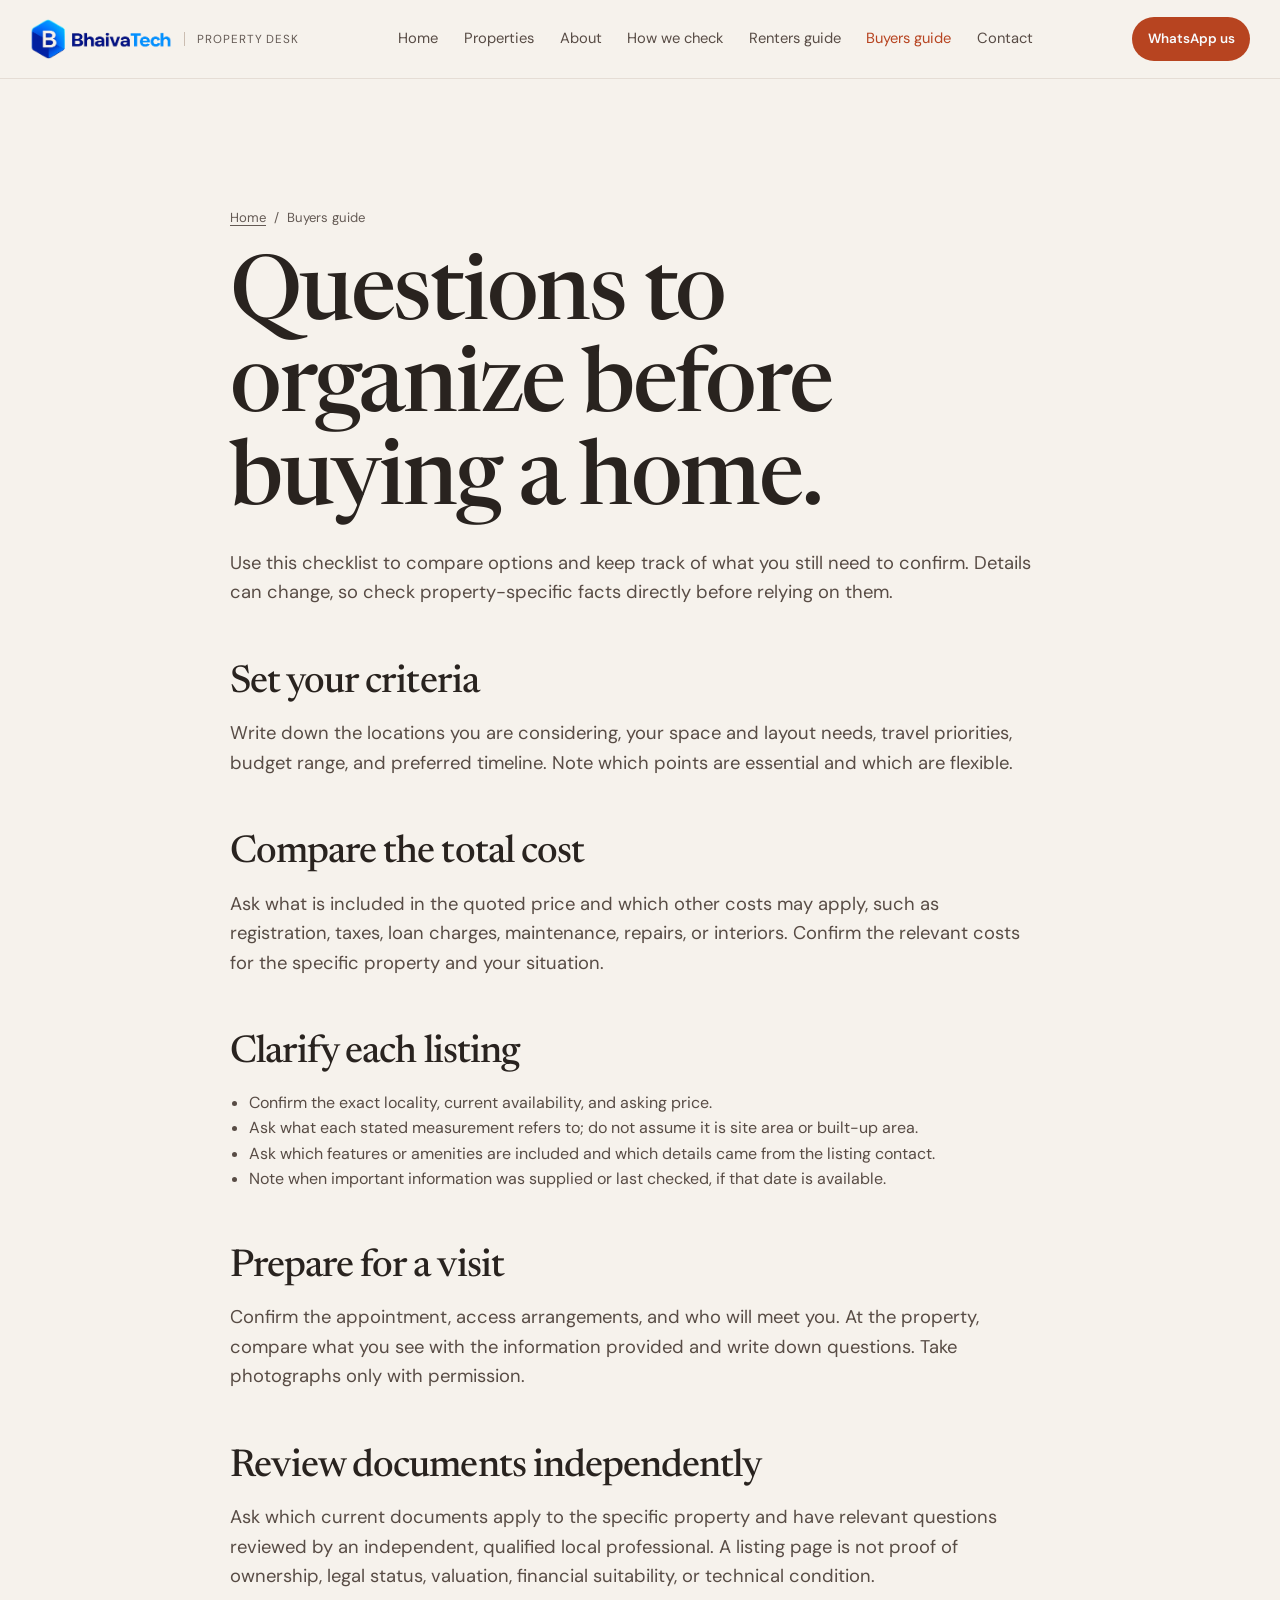
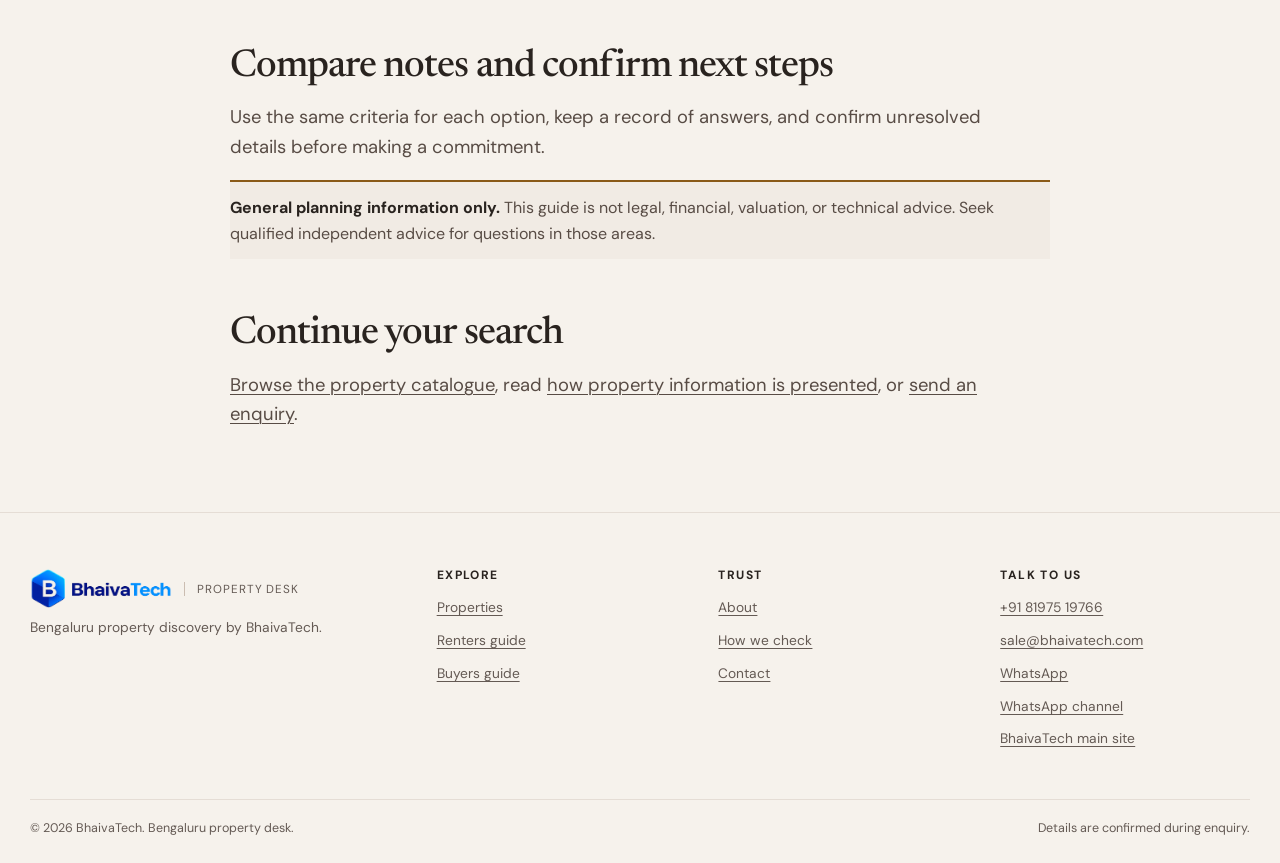
<file: buyers-guide.html>
<!doctype html>
<html lang="en">
<head>
  <meta charset="utf-8"><meta name="viewport" content="width=device-width, initial-scale=1">
  <meta name="description" content="A practical checklist for comparing Bengaluru homes, preparing for a visit, and noting property details to confirm.">
  <title>Bengaluru Home Buyers Guide | BhaivaTech</title>
  <link rel="canonical" href="https://bhaivatech.com/buyers-guide.html">
  <link rel="preconnect" href="https://fonts.googleapis.com">
  <link rel="preconnect" href="https://fonts.gstatic.com" crossorigin>
  <link rel="stylesheet" href="styles.css">
  <script type="module">import { prepare, layout } from 'https://esm.sh/@chenglou/pretext'; window.Pretext = { prepare, layout }; window.dispatchEvent(new Event('pretext-ready'));</script>
  <script src="script.js" defer></script>
</head>
<body>
  <a class="skip-link" href="#main-content">Skip to main content</a>
  <header class="site-header"><div class="site-header__inner"><a class="brand-lockup" href="index.html" aria-label="BhaivaTech Homes home"><img src="assets/bhaivatech-logo.png" alt="BhaivaTech"><span class="brand-lockup__descriptor">Property desk</span></a><nav class="primary-nav" id="primary-navigation" data-primary-nav aria-label="Primary navigation"><a href="index.html">Home</a><a href="/properties/">Properties</a><a href="about.html">About</a><a href="how-we-verify.html">How we check</a><a href="renters-guide.html">Renters guide</a><a href="buyers-guide.html" aria-current="page">Buyers guide</a><a href="contact.html">Contact</a></nav><div class="header-actions"><a class="button button--primary button--small" href="https://wa.me/918197519766" target="_blank" rel="noopener">WhatsApp us</a><button class="menu-toggle" type="button" data-menu-toggle aria-expanded="false" aria-controls="primary-navigation" aria-label="Open menu">Menu</button></div></div></header>
  <main id="main-content">
    <article class="container page-hero article-shell">
      <div class="breadcrumbs"><a href="index.html">Home</a><span aria-hidden="true">/</span><span>Buyers guide</span></div>
      <p class="eyebrow">A practical Bengaluru guide</p>
      <h1 id="buying-title" data-pretext>Questions to organize before buying a home.</h1>
      <p data-pretext>Use this checklist to compare options and keep track of what you still need to confirm. Details can change, so check property-specific facts directly before relying on them.</p>
      <h2>Set your criteria</h2>
      <p>Write down the locations you are considering, your space and layout needs, travel priorities, budget range, and preferred timeline. Note which points are essential and which are flexible.</p>
      <h2>Compare the total cost</h2>
      <p>Ask what is included in the quoted price and which other costs may apply, such as registration, taxes, loan charges, maintenance, repairs, or interiors. Confirm the relevant costs for the specific property and your situation.</p>
      <h2>Clarify each listing</h2>
      <ul>
        <li>Confirm the exact locality, current availability, and asking price.</li>
        <li>Ask what each stated measurement refers to; do not assume it is site area or built-up area.</li>
        <li>Ask which features or amenities are included and which details came from the listing contact.</li>
        <li>Note when important information was supplied or last checked, if that date is available.</li>
      </ul>
      <h2>Prepare for a visit</h2>
      <p>Confirm the appointment, access arrangements, and who will meet you. At the property, compare what you see with the information provided and write down questions. Take photographs only with permission.</p>
      <h2>Review documents independently</h2>
      <p>Ask which current documents apply to the specific property and have relevant questions reviewed by an independent, qualified local professional. A listing page is not proof of ownership, legal status, valuation, financial suitability, or technical condition.</p>
      <h2>Compare notes and confirm next steps</h2>
      <p>Use the same criteria for each option, keep a record of answers, and confirm unresolved details before making a commitment.</p>
      <div class="notice"><strong>General planning information only.</strong> This guide is not legal, financial, valuation, or technical advice. Seek qualified independent advice for questions in those areas.</div>
      <h2>Continue your search</h2>
      <p><a href="/properties/">Browse the property catalogue</a>, read <a href="how-we-verify.html">how property information is presented</a>, or <a href="contact.html">send an enquiry</a>.</p>
    </article>
  </main>
  <footer class="site-footer"><div class="site-footer__inner"><div class="site-footer__grid"><div><a class="brand-lockup" href="index.html" aria-label="BhaivaTech Homes home"><img src="assets/bhaivatech-logo.png" alt="BhaivaTech"><span class="brand-lockup__descriptor">Property desk</span></a><p>Bengaluru property discovery by BhaivaTech.</p></div><div><h2>Explore</h2><ul><li><a href="/properties/">Properties</a></li><li><a href="renters-guide.html">Renters guide</a></li><li><a href="buyers-guide.html">Buyers guide</a></li></ul></div><div><h2>Trust</h2><ul><li><a href="about.html">About</a></li><li><a href="how-we-verify.html">How we check</a></li><li><a href="contact.html">Contact</a></li></ul></div><div><h2>Talk to us</h2><ul><li><a href="tel:+918197519766">+91 81975 19766</a></li><li><a href="mailto:sale@bhaivatech.com">sale@bhaivatech.com</a></li><li><a href="https://wa.me/918197519766" target="_blank" rel="noopener">WhatsApp</a></li><li><a href="https://whatsapp.com/channel/0029Vb9y877JkK7HFm1Vno0c" target="_blank" rel="noopener">WhatsApp channel</a></li><li><a href="https://bhaivatech.com/" target="_blank" rel="noopener">BhaivaTech main site</a></li></ul></div></div><div class="site-footer__bottom"><span>© 2026 BhaivaTech. Bengaluru property desk.</span><span>Details are confirmed during enquiry.</span></div></div></footer>
</body>
</html>
</file>
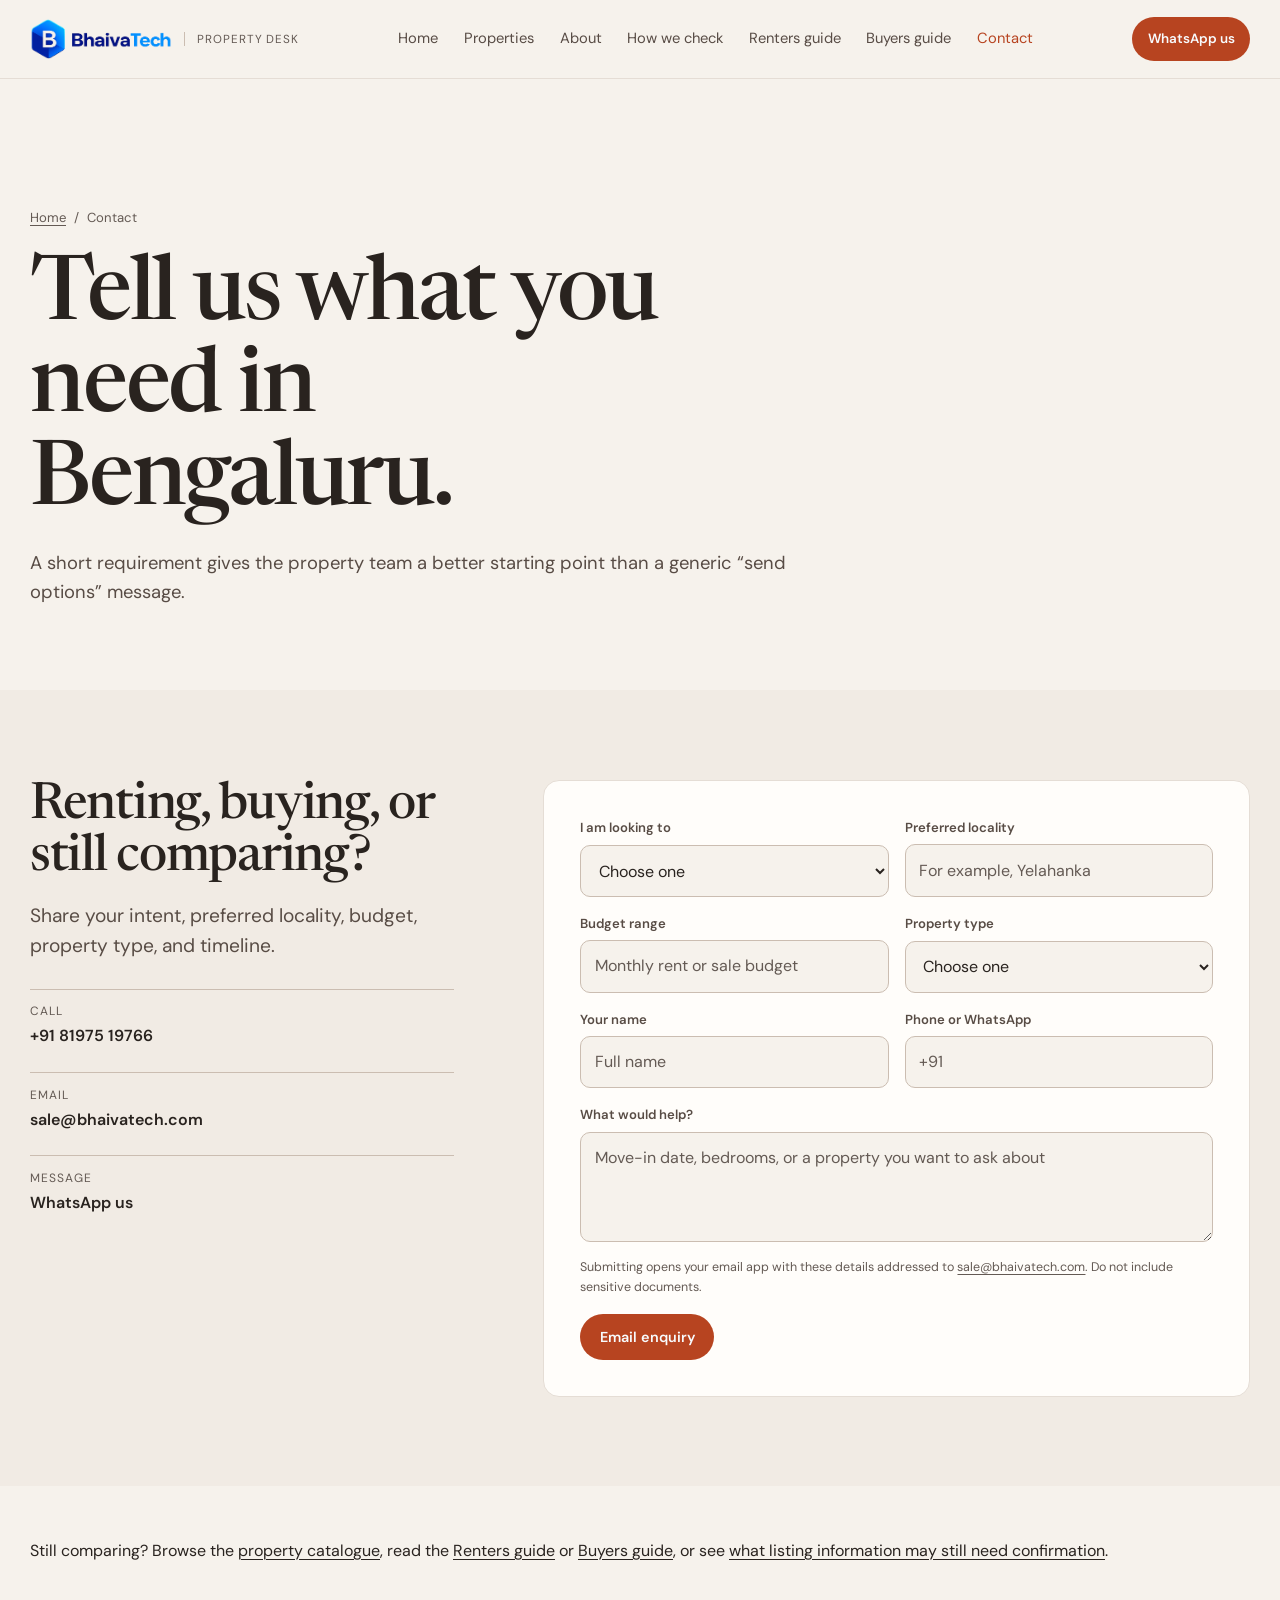
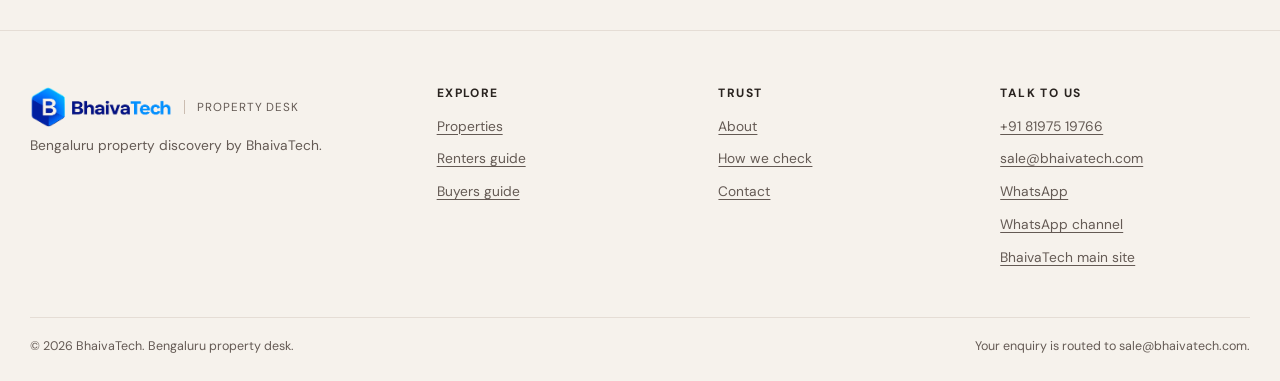
<file: contact.html>
<!doctype html>
<html lang="en">
<head>
  <meta charset="utf-8"><meta name="viewport" content="width=device-width, initial-scale=1">
  <meta name="description" content="Tell BhaivaTech what kind of home you are looking for in Bengaluru and start a human property conversation.">
  <title>Contact BhaivaTech Homes | Bengaluru property enquiry</title>
  <link rel="canonical" href="https://bhaivatech.com/contact.html">
  <link rel="preconnect" href="https://fonts.googleapis.com">
  <link rel="preconnect" href="https://fonts.gstatic.com" crossorigin>
  <link rel="stylesheet" href="styles.css">
  <script type="module">import { prepare, layout } from 'https://esm.sh/@chenglou/pretext'; window.Pretext = { prepare, layout }; window.dispatchEvent(new Event('pretext-ready'));</script>
  <script src="script.js" defer></script>
</head>
<body>
  <a class="skip-link" href="#main-content">Skip to main content</a>
  <header class="site-header"><div class="site-header__inner"><a class="brand-lockup" href="index.html" aria-label="BhaivaTech Homes home"><img src="assets/bhaivatech-logo.png" alt="BhaivaTech"><span class="brand-lockup__descriptor">Property desk</span></a><nav class="primary-nav" id="primary-navigation" data-primary-nav aria-label="Primary navigation"><a href="index.html">Home</a><a href="/properties/">Properties</a><a href="about.html">About</a><a href="how-we-verify.html">How we check</a><a href="renters-guide.html">Renters guide</a><a href="buyers-guide.html">Buyers guide</a><a href="contact.html" aria-current="page">Contact</a></nav><div class="header-actions"><a class="button button--primary button--small" href="https://wa.me/918197519766" target="_blank" rel="noopener">WhatsApp us</a><button class="menu-toggle" type="button" data-menu-toggle aria-expanded="false" aria-controls="primary-navigation" aria-label="Open menu">Menu</button></div></div></header>
  <main id="main-content"><section class="container page-hero" aria-labelledby="contact-title"><div class="breadcrumbs"><a href="index.html">Home</a><span aria-hidden="true">/</span><span>Contact</span></div><p class="eyebrow">Start with the useful details</p><h1 id="contact-title" data-pretext>Tell us what you need in Bengaluru.</h1><p data-pretext>A short requirement gives the property team a better starting point than a generic “send options” message.</p></section><section class="section section--tint"><div class="container lead-section"><div><h2>Renting, buying, or still comparing?</h2><p class="lede">Share your intent, preferred locality, budget, property type, and timeline.</p><div class="contact-direct" aria-label="Direct contact options"><a href="tel:+918197519766"><span>Call</span><strong>+91 81975 19766</strong></a><a href="mailto:sale@bhaivatech.com"><span>Email</span><strong>sale@bhaivatech.com</strong></a><a href="https://wa.me/918197519766?text=Hello%20BhaivaTech%20Homes%2C%20I%20want%20help%20with%20a%20Bengaluru%20property." target="_blank" rel="noopener"><span>Message</span><strong>WhatsApp us</strong></a></div></div><div class="lead-panel"><form data-lead-form data-lead-email="sale@bhaivatech.com"><div class="form-grid"><div class="form-field"><label for="contact-intent">I am looking to</label><select id="contact-intent" name="intent" required><option value="">Choose one</option><option>Rent</option><option>Buy</option></select></div><div class="form-field"><label for="contact-locality">Preferred locality</label><input id="contact-locality" name="locality" type="text" placeholder="For example, Yelahanka" required></div><div class="form-field"><label for="contact-budget">Budget range</label><input id="contact-budget" name="budget" type="text" placeholder="Monthly rent or sale budget" required></div><div class="form-field"><label for="contact-type">Property type</label><select id="contact-type" name="property-type" required><option value="">Choose one</option><option>Apartment</option><option>Independent home</option><option>Villa</option><option>Plot or land</option><option>Not sure yet</option></select></div><div class="form-field"><label for="contact-name">Your name</label><input id="contact-name" name="name" type="text" autocomplete="name" placeholder="Full name" required></div><div class="form-field"><label for="contact-phone">Phone or WhatsApp</label><input id="contact-phone" name="phone" type="tel" autocomplete="tel" placeholder="+91" required></div><div class="form-field form-field--wide"><label for="contact-note">What would help?</label><textarea id="contact-note" name="note" placeholder="Move-in date, bedrooms, or a property you want to ask about"></textarea></div></div><p class="form-consent">Submitting opens your email app with these details addressed to <a href="mailto:sale@bhaivatech.com">sale@bhaivatech.com</a>. Do not include sensitive documents.</p><button class="button button--primary" type="submit">Email enquiry</button><p class="form-status" data-form-status role="status" aria-live="polite" hidden></p></form></div></div></section>
    <section class="section section--tight" aria-label="Browse listings and guides"><div class="container"><p>Still comparing? Browse the <a href="/properties/">property catalogue</a>, read the <a href="renters-guide.html">Renters guide</a> or <a href="buyers-guide.html">Buyers guide</a>, or see <a href="how-we-verify.html">what listing information may still need confirmation</a>.</p></div></section>
  </main>
  <footer class="site-footer"><div class="site-footer__inner"><div class="site-footer__grid"><div><a class="brand-lockup" href="index.html" aria-label="BhaivaTech Homes home"><img src="assets/bhaivatech-logo.png" alt="BhaivaTech"><span class="brand-lockup__descriptor">Property desk</span></a><p>Bengaluru property discovery by BhaivaTech.</p></div><div><h2>Explore</h2><ul><li><a href="/properties/">Properties</a></li><li><a href="renters-guide.html">Renters guide</a></li><li><a href="buyers-guide.html">Buyers guide</a></li></ul></div><div><h2>Trust</h2><ul><li><a href="about.html">About</a></li><li><a href="how-we-verify.html">How we check</a></li><li><a href="contact.html">Contact</a></li></ul></div><div><h2>Talk to us</h2><ul><li><a href="tel:+918197519766">+91 81975 19766</a></li><li><a href="mailto:sale@bhaivatech.com">sale@bhaivatech.com</a></li><li><a href="https://wa.me/918197519766" target="_blank" rel="noopener">WhatsApp</a></li><li><a href="https://whatsapp.com/channel/0029Vb9y877JkK7HFm1Vno0c" target="_blank" rel="noopener">WhatsApp channel</a></li><li><a href="https://bhaivatech.com/" target="_blank" rel="noopener">BhaivaTech main site</a></li></ul></div></div><div class="site-footer__bottom"><span>© 2026 BhaivaTech. Bengaluru property desk.</span><span>Your enquiry is routed to sale@bhaivatech.com.</span></div></div></footer>
</body>
</html>
</file>
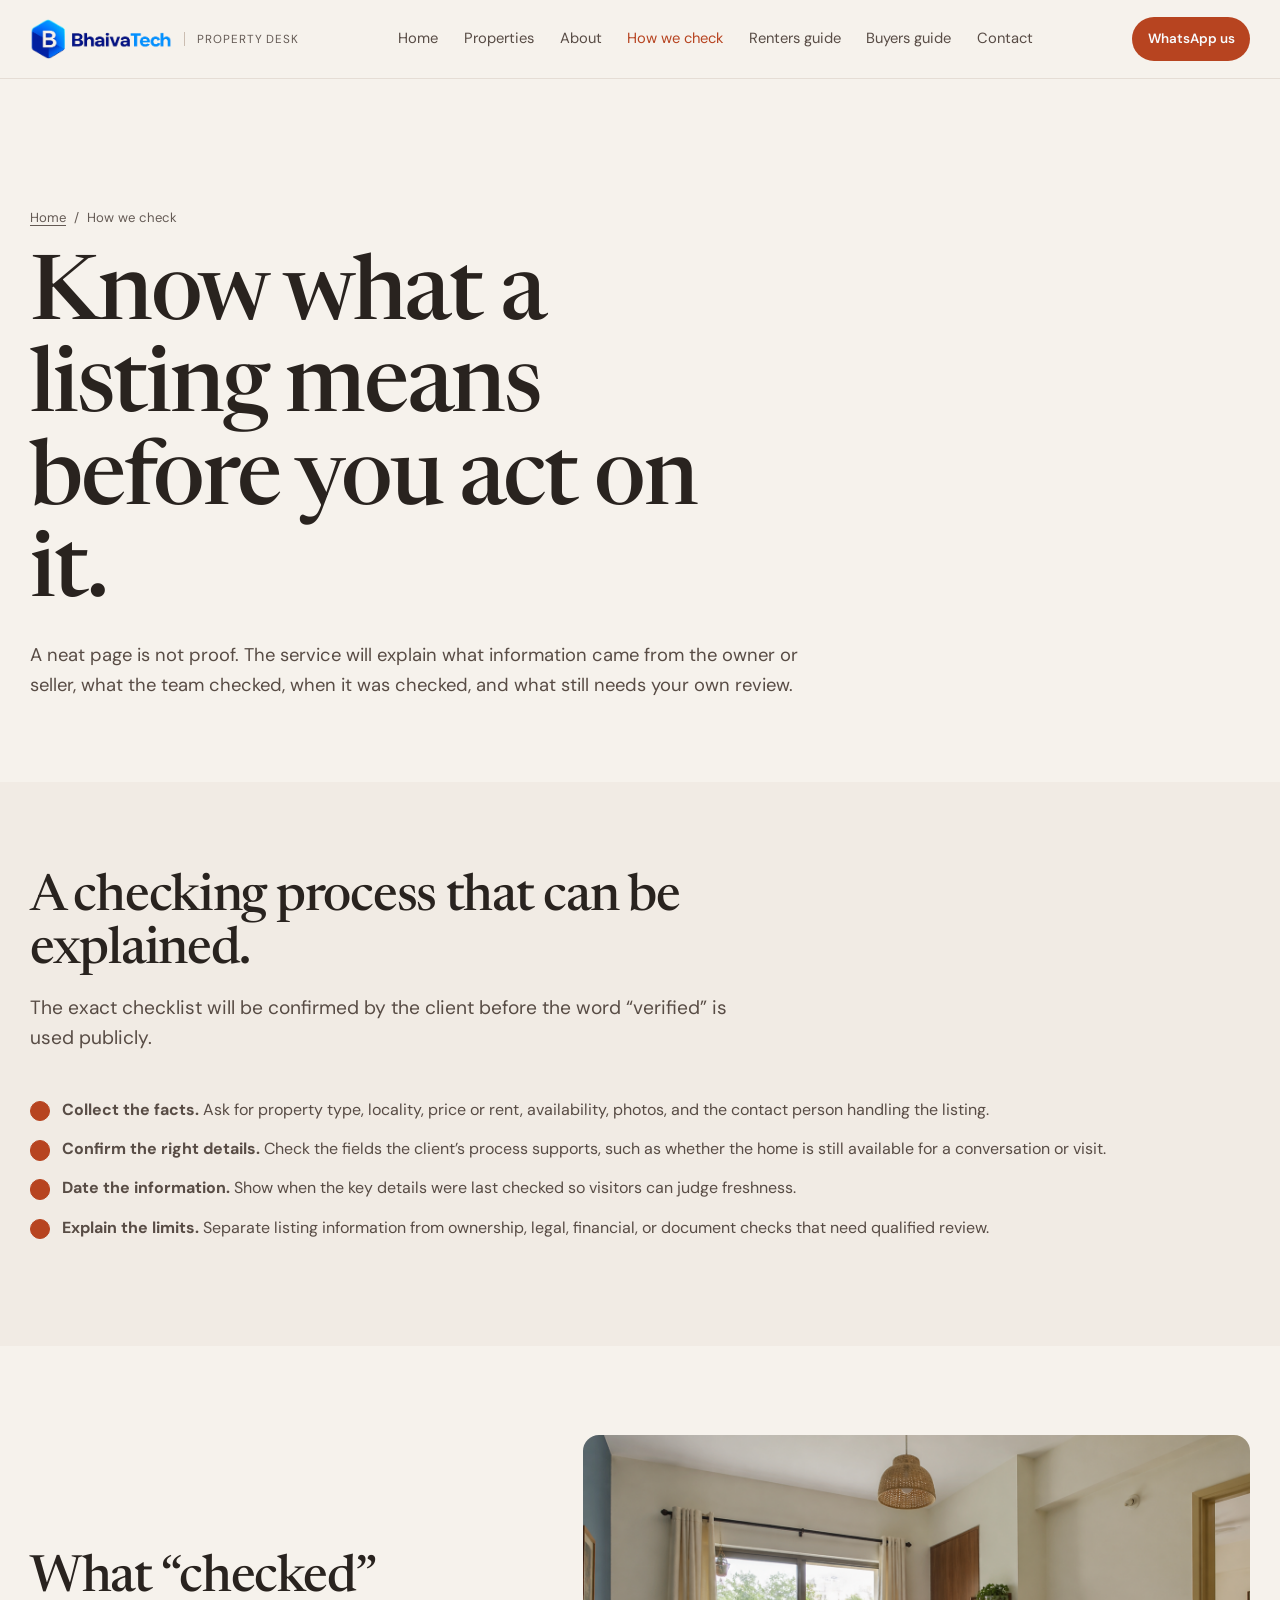
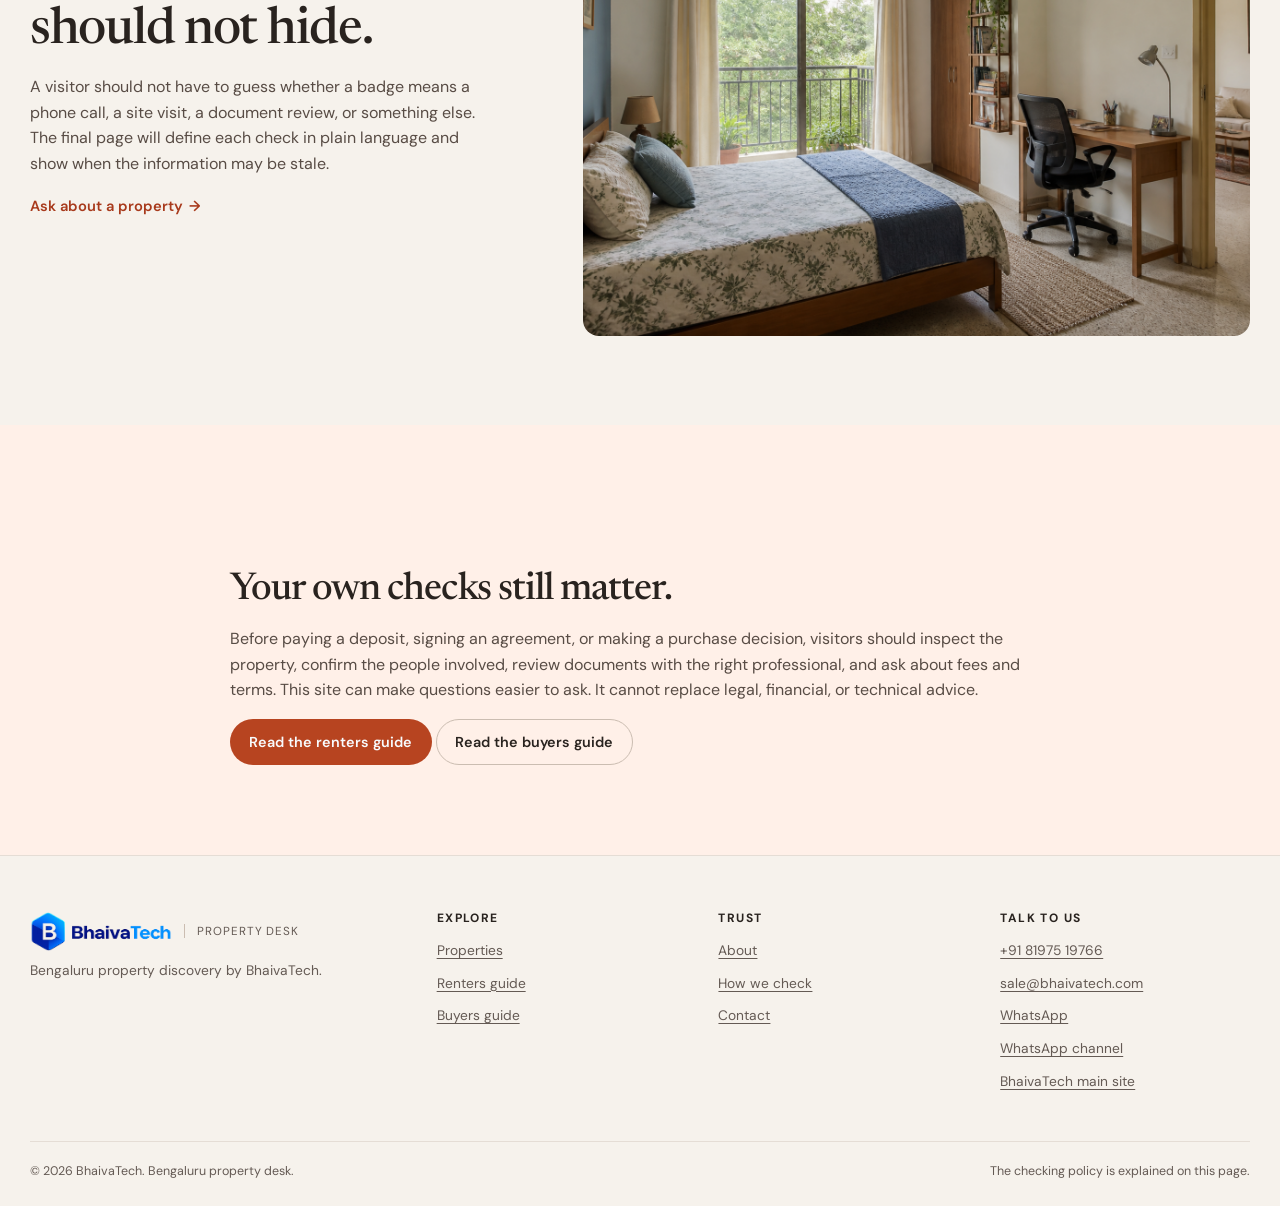
<file: how-we-verify.html>
<!doctype html>
<html lang="en">
<head>
  <meta charset="utf-8"><meta name="viewport" content="width=device-width, initial-scale=1">
  <meta name="description" content="Learn what BhaivaTech says about listing information, what may still need confirmation, and where visitors can ask questions.">
  <title>How Property Information Is Presented | BhaivaTech</title>
  <link rel="canonical" href="https://bhaivatech.com/how-we-verify.html">
  <link rel="preconnect" href="https://fonts.googleapis.com">
  <link rel="preconnect" href="https://fonts.gstatic.com" crossorigin>
  <link rel="stylesheet" href="styles.css">
  <script type="module">import { prepare, layout } from 'https://esm.sh/@chenglou/pretext'; window.Pretext = { prepare, layout }; window.dispatchEvent(new Event('pretext-ready'));</script>
  <script src="script.js" defer></script>
</head>
<body>
  <a class="skip-link" href="#main-content">Skip to main content</a>
  <header class="site-header"><div class="site-header__inner"><a class="brand-lockup" href="index.html" aria-label="BhaivaTech Homes home"><img src="assets/bhaivatech-logo.png" alt="BhaivaTech"><span class="brand-lockup__descriptor">Property desk</span></a><nav class="primary-nav" id="primary-navigation" data-primary-nav aria-label="Primary navigation"><a href="index.html">Home</a><a href="/properties/">Properties</a><a href="about.html">About</a><a href="how-we-verify.html" aria-current="page">How we check</a><a href="renters-guide.html">Renters guide</a><a href="buyers-guide.html">Buyers guide</a><a href="contact.html">Contact</a></nav><div class="header-actions"><a class="button button--primary button--small" href="https://wa.me/918197519766" target="_blank" rel="noopener">WhatsApp us</a><button class="menu-toggle" type="button" data-menu-toggle aria-expanded="false" aria-controls="primary-navigation" aria-label="Open menu">Menu</button></div></div></header>
  <main id="main-content">
    <section class="container page-hero" aria-labelledby="verify-title"><div class="breadcrumbs"><a href="index.html">Home</a><span aria-hidden="true">/</span><span>How we check</span></div><p class="eyebrow">Trust needs specifics</p><h1 id="verify-title" data-pretext>Know what a listing means before you act on it.</h1><p data-pretext>A neat page is not proof. The service will explain what information came from the owner or seller, what the team checked, when it was checked, and what still needs your own review.</p></section>
    <section class="section section--tint" aria-labelledby="process-title"><div class="container"><div class="section-intro"><h2 id="process-title">A checking process that can be explained.</h2><p class="lede">The exact checklist will be confirmed by the client before the word “verified” is used publicly.</p></div><ul class="check-list"><li><span><strong>Collect the facts.</strong> Ask for property type, locality, price or rent, availability, photos, and the contact person handling the listing.</span></li><li><span><strong>Confirm the right details.</strong> Check the fields the client’s process supports, such as whether the home is still available for a conversation or visit.</span></li><li><span><strong>Date the information.</strong> Show when the key details were last checked so visitors can judge freshness.</span></li><li><span><strong>Explain the limits.</strong> Separate listing information from ownership, legal, financial, or document checks that need qualified review.</span></li></ul></div></section>
    <section class="section" aria-labelledby="meaning-title"><div class="container split-feature"><div class="feature-copy"><h2 id="meaning-title">What “checked” should not hide.</h2><p>A visitor should not have to guess whether a badge means a phone call, a site visit, a document review, or something else. The final page will define each check in plain language and show when the information may be stale.</p><a class="text-link" href="contact.html">Ask about a property <span aria-hidden="true">→</span></a></div><figure class="feature-media"><img src="assets/bengaluru-bedroom.png" alt="Example Bengaluru apartment bedroom with a work desk" width="1448" height="1086" loading="lazy"></figure></div></section>
    <section class="section section--blue" aria-labelledby="safety-title"><div class="container article-shell"><h2 id="safety-title">Your own checks still matter.</h2><p>Before paying a deposit, signing an agreement, or making a purchase decision, visitors should inspect the property, confirm the people involved, review documents with the right professional, and ask about fees and terms. This site can make questions easier to ask. It cannot replace legal, financial, or technical advice.</p><a class="button button--primary" href="renters-guide.html">Read the renters guide</a> <a class="button button--outline" href="buyers-guide.html">Read the buyers guide</a></div></section>
  </main>
  <footer class="site-footer"><div class="site-footer__inner"><div class="site-footer__grid"><div><a class="brand-lockup" href="index.html" aria-label="BhaivaTech Homes home"><img src="assets/bhaivatech-logo.png" alt="BhaivaTech"><span class="brand-lockup__descriptor">Property desk</span></a><p>Bengaluru property discovery by BhaivaTech.</p></div><div><h2>Explore</h2><ul><li><a href="/properties/">Properties</a></li><li><a href="renters-guide.html">Renters guide</a></li><li><a href="buyers-guide.html">Buyers guide</a></li></ul></div><div><h2>Trust</h2><ul><li><a href="about.html">About</a></li><li><a href="how-we-verify.html">How we check</a></li><li><a href="contact.html">Contact</a></li></ul></div><div><h2>Talk to us</h2><ul><li><a href="tel:+918197519766">+91 81975 19766</a></li><li><a href="mailto:sale@bhaivatech.com">sale@bhaivatech.com</a></li><li><a href="https://wa.me/918197519766" target="_blank" rel="noopener">WhatsApp</a></li><li><a href="https://whatsapp.com/channel/0029Vb9y877JkK7HFm1Vno0c" target="_blank" rel="noopener">WhatsApp channel</a></li><li><a href="https://bhaivatech.com/" target="_blank" rel="noopener">BhaivaTech main site</a></li></ul></div></div><div class="site-footer__bottom"><span>© 2026 BhaivaTech. Bengaluru property desk.</span><span>The checking policy is explained on this page.</span></div></div></footer>
</body>
</html>
</file>
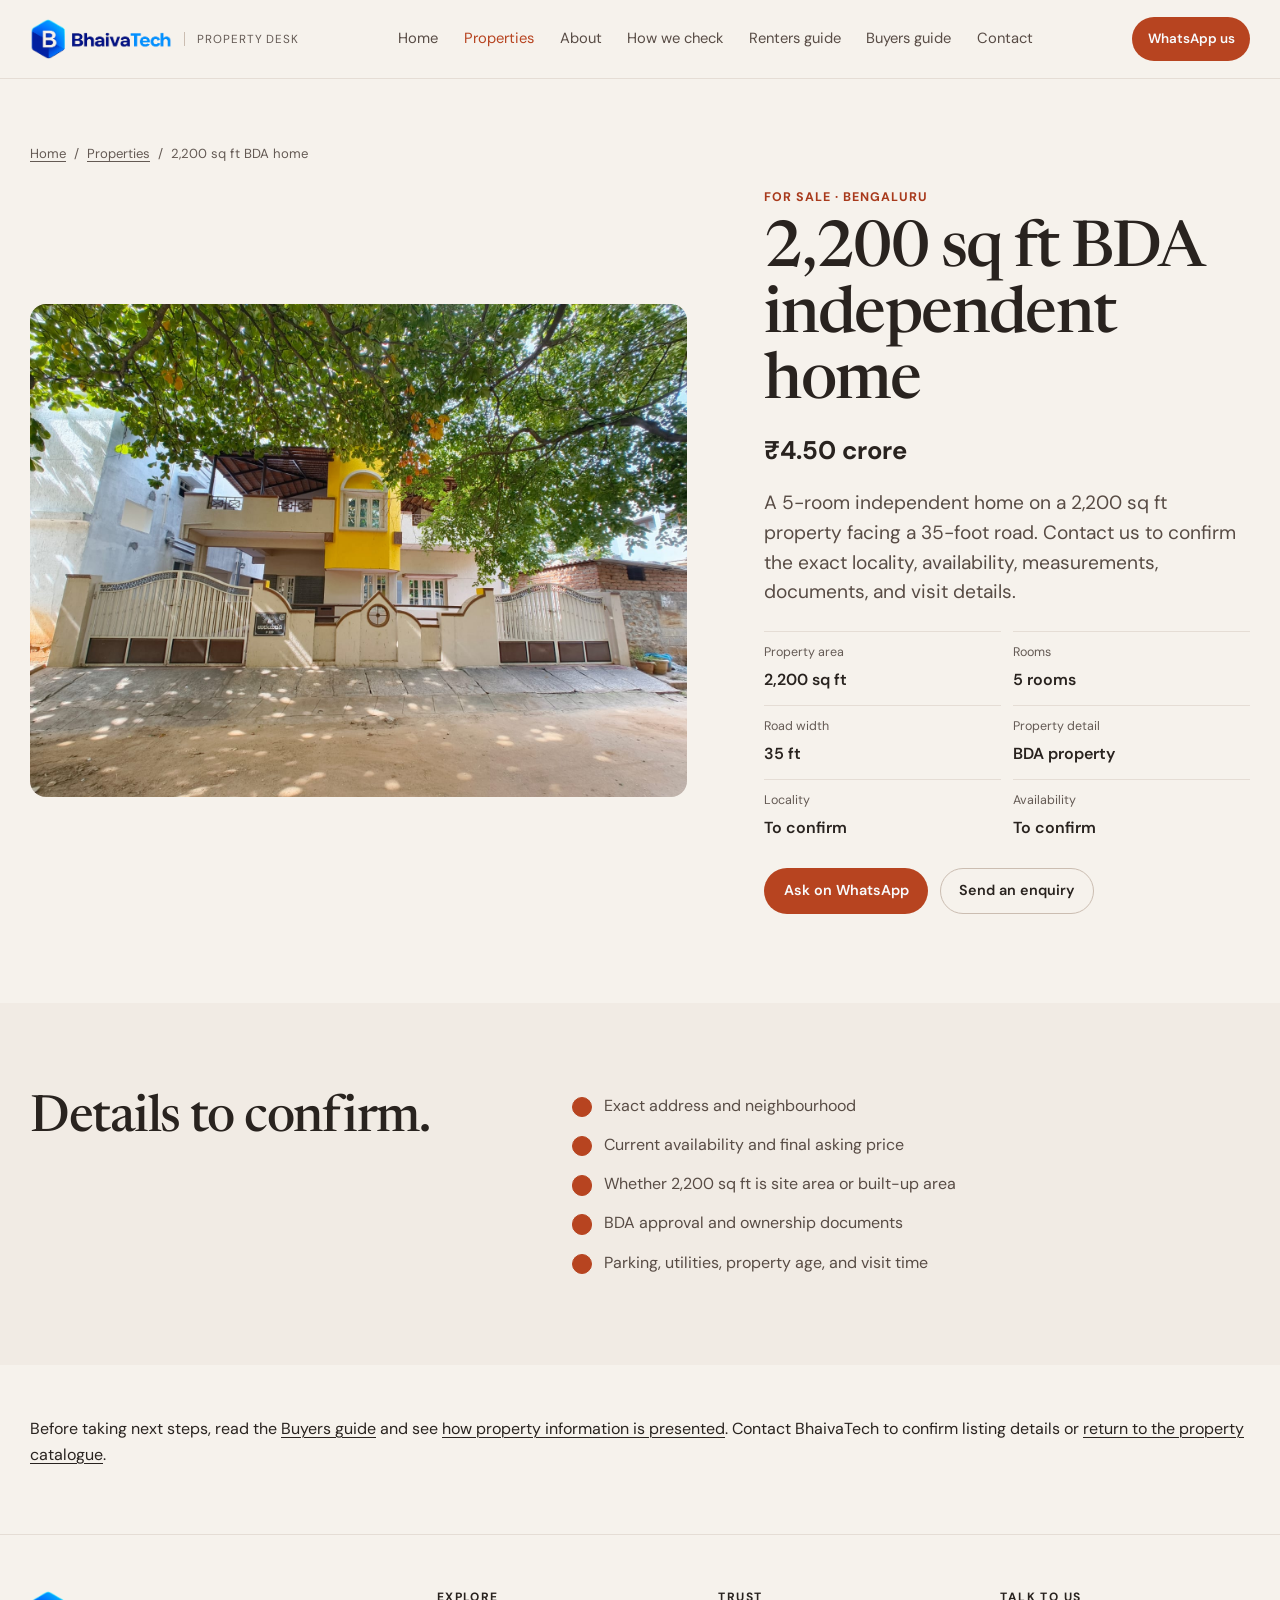
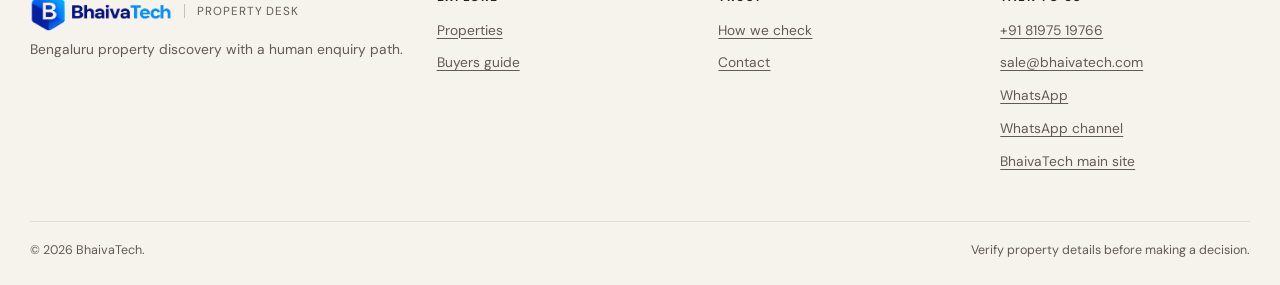
<file: property-2200sqft-bda.html>
<!doctype html>
<html lang="en">
<head>
  <meta charset="utf-8">
  <meta name="viewport" content="width=device-width, initial-scale=1">
  <meta name="robots" content="index, follow">
  <meta name="description" content="2,200 sq ft BDA independent home with 5 rooms on a 35-foot road for sale in Bengaluru at ₹4.50 crore.">
  <meta property="og:title" content="2,200 sq ft BDA home for sale | BhaivaTech Homes">
  <meta property="og:description" content="BDA independent home with 5 rooms on a 35-foot road. Asking price ₹4.50 crore.">
  <meta property="og:type" content="website">
  <meta property="og:url" content="https://bhaivatech.com/property-2200sqft-bda.html">
  <meta property="og:image" content="https://bhaivatech.com/assets/property-2200sqft-bda.jpeg">
  <meta property="og:image:alt" content="Street-facing view of the 2,200 square foot BDA independent home">
  <meta name="twitter:card" content="summary_large_image">
  <title>2,200 sq ft BDA home for sale | BhaivaTech Homes</title>
  <link rel="icon" href="assets/bhaivatech-logo.png" type="image/png">
  <link rel="canonical" href="https://bhaivatech.com/property-2200sqft-bda.html">
  <link rel="preconnect" href="https://fonts.googleapis.com">
  <link rel="preconnect" href="https://fonts.gstatic.com" crossorigin>
  <script type="application/ld+json">
  {"@context":"https://schema.org","@type":"BreadcrumbList","itemListElement":[{"@type":"ListItem","position":1,"name":"Home","item":"https://bhaivatech.com/"},{"@type":"ListItem","position":2,"name":"Properties","item":"https://bhaivatech.com/properties/"},{"@type":"ListItem","position":3,"name":"2,200 sq ft BDA home","item":"https://bhaivatech.com/property-2200sqft-bda.html"}]}
  </script>
  <link rel="stylesheet" href="styles.css">
  <script src="script.js" defer></script>
</head>
<body class="has-mobile-contact-bar">
  <a class="skip-link" href="#main-content">Skip to main content</a>
  <header class="site-header">
    <div class="site-header__inner">
      <a class="brand-lockup" href="index.html" aria-label="BhaivaTech Homes home"><img src="assets/bhaivatech-logo.png" alt="BhaivaTech"><span class="brand-lockup__descriptor">Property desk</span></a>
      <nav class="primary-nav" id="primary-navigation" data-primary-nav aria-label="Primary navigation"><a href="index.html">Home</a><a href="/properties/" aria-current="page">Properties</a><a href="about.html">About</a><a href="how-we-verify.html">How we check</a><a href="renters-guide.html">Renters guide</a><a href="buyers-guide.html">Buyers guide</a><a href="contact.html">Contact</a></nav>
      <div class="header-actions"><a class="button button--primary button--small" href="https://wa.me/918197519766?text=Hello%20BhaivaTech%20Homes%2C%20I%20want%20details%20about%20the%202200%20sq%20ft%20BDA%20home%20listed%20at%20Rs%204.50%20crore." target="_blank" rel="noopener">WhatsApp us</a><button class="menu-toggle" type="button" data-menu-toggle aria-expanded="false" aria-controls="primary-navigation" aria-label="Open menu">Menu</button></div>
    </div>
  </header>
  <main id="main-content">
    <section class="section property-detail-section">
      <div class="container">
        <div class="breadcrumbs"><a href="index.html">Home</a><span aria-hidden="true">/</span><a href="/properties/">Properties</a><span aria-hidden="true">/</span><span>2,200 sq ft BDA home</span></div>
        <div class="property-detail-hero">
          <figure class="property-detail-hero__image"><img src="assets/property-2200sqft-bda.jpeg" alt="Street-facing view of the 2,200 square foot BDA independent home with a gated frontage" width="1600" height="1204" fetchpriority="high"></figure>
          <div>
            <p class="listing-kicker">For sale · Bengaluru</p>
            <h1>2,200 sq ft BDA independent home</h1>
            <p class="detail-price">₹4.50 crore</p>
            <p class="lede">A 5-room independent home on a 2,200 sq ft property facing a 35-foot road. Contact us to confirm the exact locality, availability, measurements, documents, and visit details.</p>
            <dl class="detail-facts">
              <div class="detail-fact"><dt>Property area</dt><dd>2,200 sq ft</dd></div>
              <div class="detail-fact"><dt>Rooms</dt><dd>5 rooms</dd></div>
              <div class="detail-fact"><dt>Road width</dt><dd>35 ft</dd></div>
              <div class="detail-fact"><dt>Property detail</dt><dd>BDA property</dd></div>
              <div class="detail-fact"><dt>Locality</dt><dd>To confirm</dd></div>
              <div class="detail-fact"><dt>Availability</dt><dd>To confirm</dd></div>
            </dl>
            <div class="hero__actions"><a class="button button--primary" href="https://wa.me/918197519766?text=Hello%20BhaivaTech%20Homes%2C%20I%20want%20details%20about%20the%202200%20sq%20ft%20BDA%20home%20listed%20at%20Rs%204.50%20crore." target="_blank" rel="noopener">Ask on WhatsApp</a><a class="button button--outline" href="contact.html">Send an enquiry</a></div>
          </div>
        </div>
      </div>
    </section>
    <section class="section section--tint">
      <div class="container listing-notes"><div><p class="eyebrow">Before you visit</p><h2>Details to confirm.</h2></div><ul class="check-list"><li>Exact address and neighbourhood</li><li>Current availability and final asking price</li><li>Whether 2,200 sq ft is site area or built-up area</li><li>BDA approval and ownership documents</li><li>Parking, utilities, property age, and visit time</li></ul></div>
    </section>

    <section class="section section--tight" aria-label="More information for home buyers"><div class="container"><p>Before taking next steps, read the <a href="buyers-guide.html">Buyers guide</a> and see <a href="how-we-verify.html">how property information is presented</a>. Contact BhaivaTech to confirm listing details or <a href="/properties/">return to the property catalogue</a>.</p></div></section>
  </main>
  <div class="mobile-contact-bar" aria-label="Contact about this property"><a href="tel:+918197519766">Call BhaivaTech</a><a href="https://wa.me/918197519766?text=Hello%20BhaivaTech%20Homes%2C%20I%20want%20details%20about%20the%202200%20sq%20ft%20BDA%20home%20listed%20at%20Rs%204.50%20crore." target="_blank" rel="noopener">WhatsApp</a></div>
  <footer class="site-footer"><div class="site-footer__inner"><div class="site-footer__grid"><div><a class="brand-lockup" href="index.html" aria-label="BhaivaTech Homes home"><img src="assets/bhaivatech-logo.png" alt="BhaivaTech"><span class="brand-lockup__descriptor">Property desk</span></a><p>Bengaluru property discovery with a human enquiry path.</p></div><div><h2>Explore</h2><ul><li><a href="/properties/">Properties</a></li><li><a href="buyers-guide.html">Buyers guide</a></li></ul></div><div><h2>Trust</h2><ul><li><a href="how-we-verify.html">How we check</a></li><li><a href="contact.html">Contact</a></li></ul></div><div><h2>Talk to us</h2><ul><li><a href="tel:+918197519766">+91 81975 19766</a></li><li><a href="mailto:sale@bhaivatech.com">sale@bhaivatech.com</a></li><li><a href="https://wa.me/918197519766" target="_blank" rel="noopener">WhatsApp</a></li><li><a href="https://whatsapp.com/channel/0029Vb9y877JkK7HFm1Vno0c" target="_blank" rel="noopener">WhatsApp channel</a></li><li><a href="https://bhaivatech.com/" target="_blank" rel="noopener">BhaivaTech main site</a></li></ul></div></div><div class="site-footer__bottom"><span>© 2026 BhaivaTech.</span><span>Verify property details before making a decision.</span></div></div></footer>
</body>
</html>
</file>
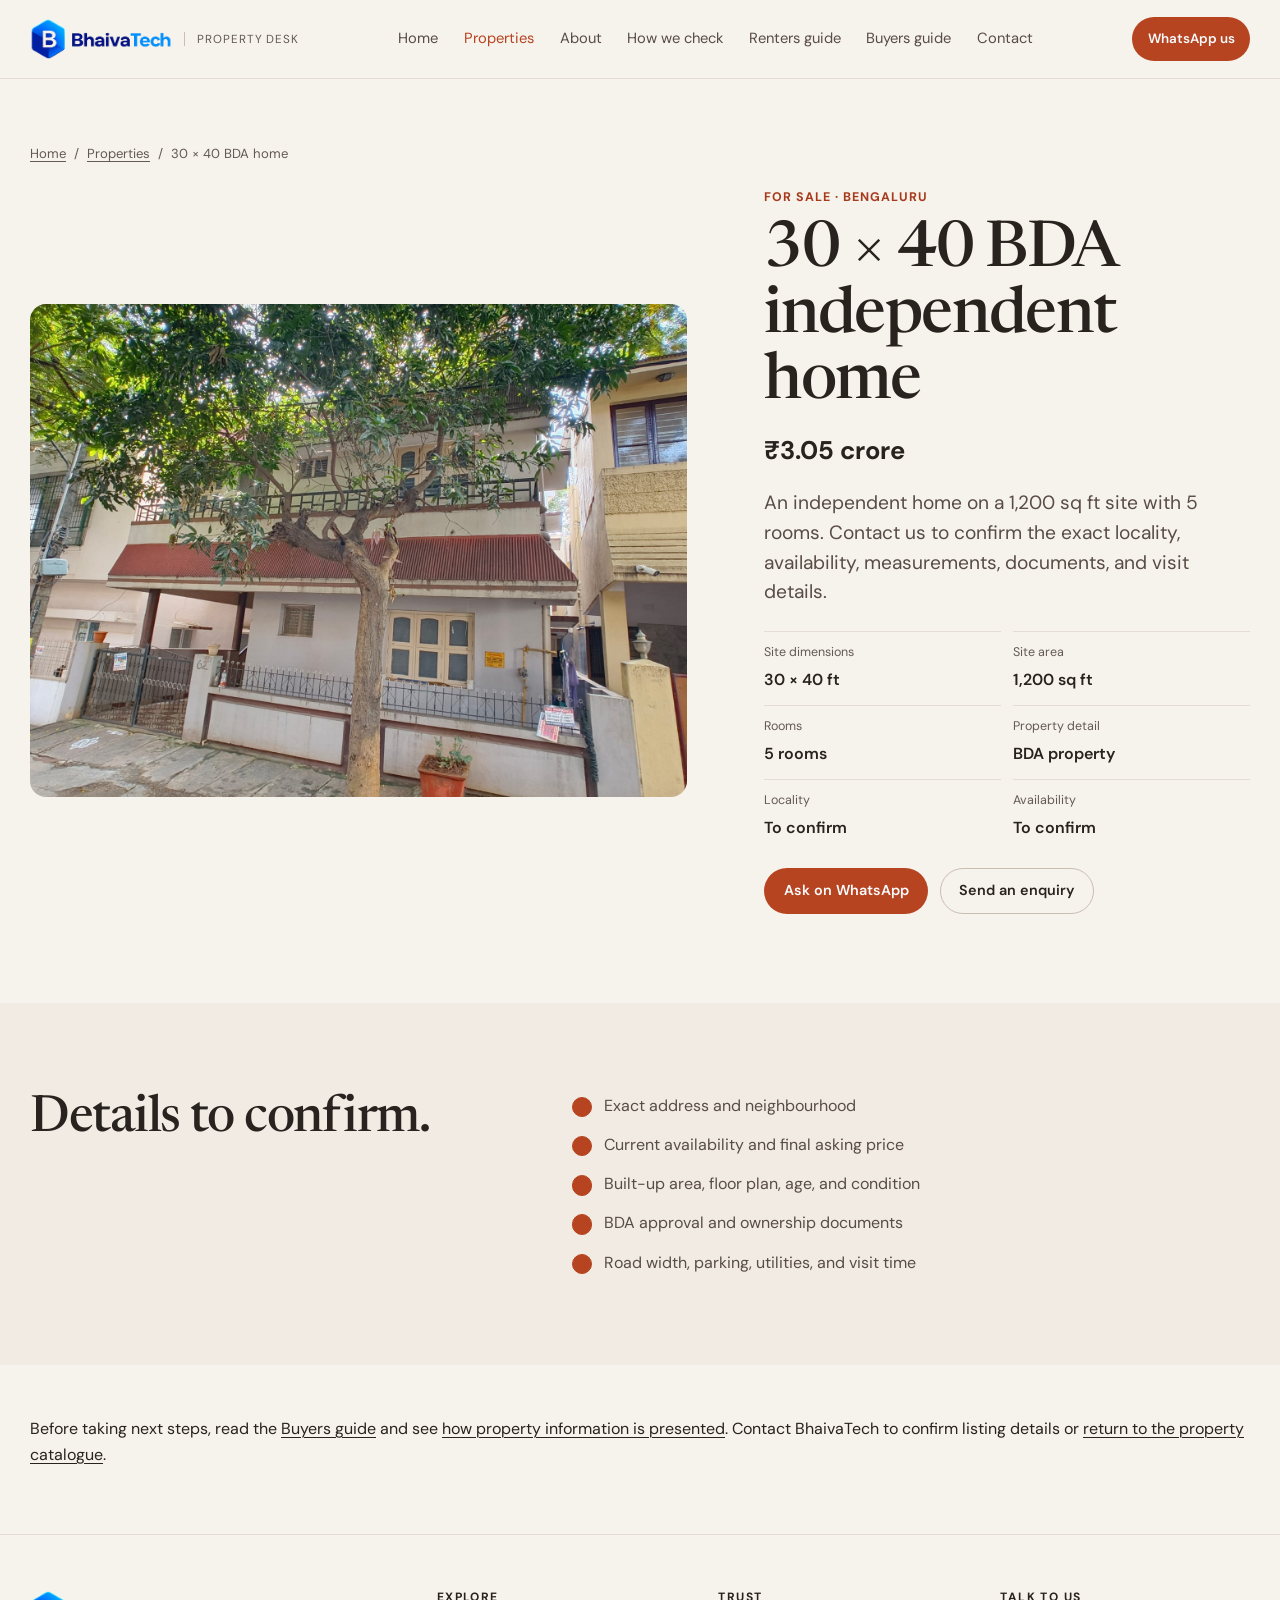
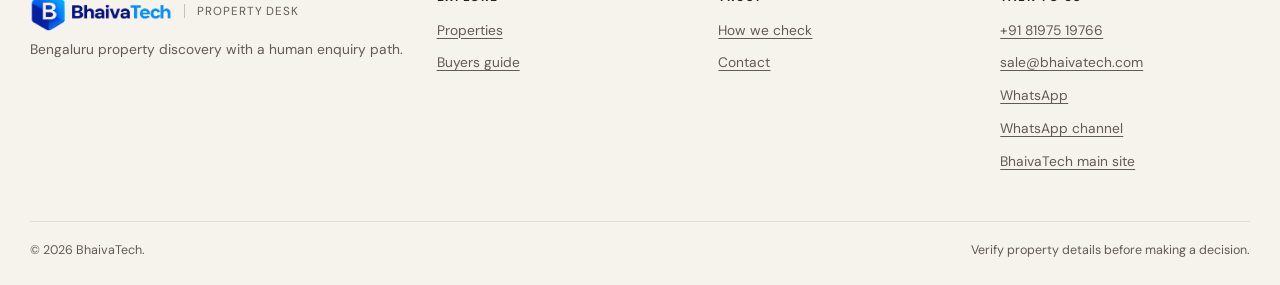
<file: property-30x40-bda.html>
<!doctype html>
<html lang="en">
<head>
  <meta charset="utf-8">
  <meta name="viewport" content="width=device-width, initial-scale=1">
  <meta name="robots" content="index, follow">
  <meta name="description" content="30 by 40 BDA independent home with 5 rooms for sale in Bengaluru at ₹3.05 crore. Enquire to confirm locality and availability.">
  <meta property="og:title" content="30 × 40 BDA home for sale | BhaivaTech Homes">
  <meta property="og:description" content="BDA independent home on a 1,200 sq ft site with 5 rooms. Asking price ₹3.05 crore.">
  <meta property="og:type" content="website">
  <meta property="og:url" content="https://bhaivatech.com/property-30x40-bda.html">
  <meta property="og:image" content="https://bhaivatech.com/assets/property-30x40-bda.jpeg">
  <meta property="og:image:alt" content="Street-facing view of the 30 by 40 BDA independent home">
  <meta name="twitter:card" content="summary_large_image">
  <title>30 × 40 BDA home for sale | BhaivaTech Homes</title>
  <link rel="icon" href="assets/bhaivatech-logo.png" type="image/png">
  <link rel="canonical" href="https://bhaivatech.com/property-30x40-bda.html">
  <link rel="preconnect" href="https://fonts.googleapis.com">
  <link rel="preconnect" href="https://fonts.gstatic.com" crossorigin>
  <script type="application/ld+json">
  {"@context":"https://schema.org","@type":"BreadcrumbList","itemListElement":[{"@type":"ListItem","position":1,"name":"Home","item":"https://bhaivatech.com/"},{"@type":"ListItem","position":2,"name":"Properties","item":"https://bhaivatech.com/properties/"},{"@type":"ListItem","position":3,"name":"30 × 40 BDA home","item":"https://bhaivatech.com/property-30x40-bda.html"}]}
  </script>
  <link rel="stylesheet" href="styles.css">
  <script src="script.js" defer></script>
</head>
<body class="has-mobile-contact-bar">
  <a class="skip-link" href="#main-content">Skip to main content</a>
  <header class="site-header">
    <div class="site-header__inner">
      <a class="brand-lockup" href="index.html" aria-label="BhaivaTech Homes home"><img src="assets/bhaivatech-logo.png" alt="BhaivaTech"><span class="brand-lockup__descriptor">Property desk</span></a>
      <nav class="primary-nav" id="primary-navigation" data-primary-nav aria-label="Primary navigation"><a href="index.html">Home</a><a href="/properties/" aria-current="page">Properties</a><a href="about.html">About</a><a href="how-we-verify.html">How we check</a><a href="renters-guide.html">Renters guide</a><a href="buyers-guide.html">Buyers guide</a><a href="contact.html">Contact</a></nav>
      <div class="header-actions"><a class="button button--primary button--small" href="https://wa.me/918197519766?text=Hello%20BhaivaTech%20Homes%2C%20I%20want%20details%20about%20the%2030x40%20BDA%20home%20listed%20at%20Rs%203.05%20crore." target="_blank" rel="noopener">WhatsApp us</a><button class="menu-toggle" type="button" data-menu-toggle aria-expanded="false" aria-controls="primary-navigation" aria-label="Open menu">Menu</button></div>
    </div>
  </header>
  <main id="main-content">
    <section class="section property-detail-section">
      <div class="container">
        <div class="breadcrumbs"><a href="index.html">Home</a><span aria-hidden="true">/</span><a href="/properties/">Properties</a><span aria-hidden="true">/</span><span>30 × 40 BDA home</span></div>
        <div class="property-detail-hero">
          <figure class="property-detail-hero__image"><img src="assets/property-30x40-bda.jpeg" alt="Street-facing view of the 30 by 40 BDA independent home, with a mature tree in front" width="1600" height="1204" fetchpriority="high"></figure>
          <div>
            <p class="listing-kicker">For sale · Bengaluru</p>
            <h1>30 × 40 BDA independent home</h1>
            <p class="detail-price">₹3.05 crore</p>
            <p class="lede">An independent home on a 1,200 sq ft site with 5 rooms. Contact us to confirm the exact locality, availability, measurements, documents, and visit details.</p>
            <dl class="detail-facts">
              <div class="detail-fact"><dt>Site dimensions</dt><dd>30 × 40 ft</dd></div>
              <div class="detail-fact"><dt>Site area</dt><dd>1,200 sq ft</dd></div>
              <div class="detail-fact"><dt>Rooms</dt><dd>5 rooms</dd></div>
              <div class="detail-fact"><dt>Property detail</dt><dd>BDA property</dd></div>
              <div class="detail-fact"><dt>Locality</dt><dd>To confirm</dd></div>
              <div class="detail-fact"><dt>Availability</dt><dd>To confirm</dd></div>
            </dl>
            <div class="hero__actions"><a class="button button--primary" href="https://wa.me/918197519766?text=Hello%20BhaivaTech%20Homes%2C%20I%20want%20details%20about%20the%2030x40%20BDA%20home%20listed%20at%20Rs%203.05%20crore." target="_blank" rel="noopener">Ask on WhatsApp</a><a class="button button--outline" href="contact.html">Send an enquiry</a></div>
          </div>
        </div>
      </div>
    </section>
    <section class="section section--tint">
      <div class="container listing-notes"><div><p class="eyebrow">Before you visit</p><h2>Details to confirm.</h2></div><ul class="check-list"><li>Exact address and neighbourhood</li><li>Current availability and final asking price</li><li>Built-up area, floor plan, age, and condition</li><li>BDA approval and ownership documents</li><li>Road width, parking, utilities, and visit time</li></ul></div>
    </section>

    <section class="section section--tight" aria-label="More information for home buyers"><div class="container"><p>Before taking next steps, read the <a href="buyers-guide.html">Buyers guide</a> and see <a href="how-we-verify.html">how property information is presented</a>. Contact BhaivaTech to confirm listing details or <a href="/properties/">return to the property catalogue</a>.</p></div></section>
  </main>
  <div class="mobile-contact-bar" aria-label="Contact about this property"><a href="tel:+918197519766">Call BhaivaTech</a><a href="https://wa.me/918197519766?text=Hello%20BhaivaTech%20Homes%2C%20I%20want%20details%20about%20the%2030x40%20BDA%20home%20listed%20at%20Rs%203.05%20crore." target="_blank" rel="noopener">WhatsApp</a></div>
  <footer class="site-footer"><div class="site-footer__inner"><div class="site-footer__grid"><div><a class="brand-lockup" href="index.html" aria-label="BhaivaTech Homes home"><img src="assets/bhaivatech-logo.png" alt="BhaivaTech"><span class="brand-lockup__descriptor">Property desk</span></a><p>Bengaluru property discovery with a human enquiry path.</p></div><div><h2>Explore</h2><ul><li><a href="/properties/">Properties</a></li><li><a href="buyers-guide.html">Buyers guide</a></li></ul></div><div><h2>Trust</h2><ul><li><a href="how-we-verify.html">How we check</a></li><li><a href="contact.html">Contact</a></li></ul></div><div><h2>Talk to us</h2><ul><li><a href="tel:+918197519766">+91 81975 19766</a></li><li><a href="mailto:sale@bhaivatech.com">sale@bhaivatech.com</a></li><li><a href="https://wa.me/918197519766" target="_blank" rel="noopener">WhatsApp</a></li><li><a href="https://whatsapp.com/channel/0029Vb9y877JkK7HFm1Vno0c" target="_blank" rel="noopener">WhatsApp channel</a></li><li><a href="https://bhaivatech.com/" target="_blank" rel="noopener">BhaivaTech main site</a></li></ul></div></div><div class="site-footer__bottom"><span>© 2026 BhaivaTech.</span><span>Verify property details before making a decision.</span></div></div></footer>
</body>
</html>
</file>
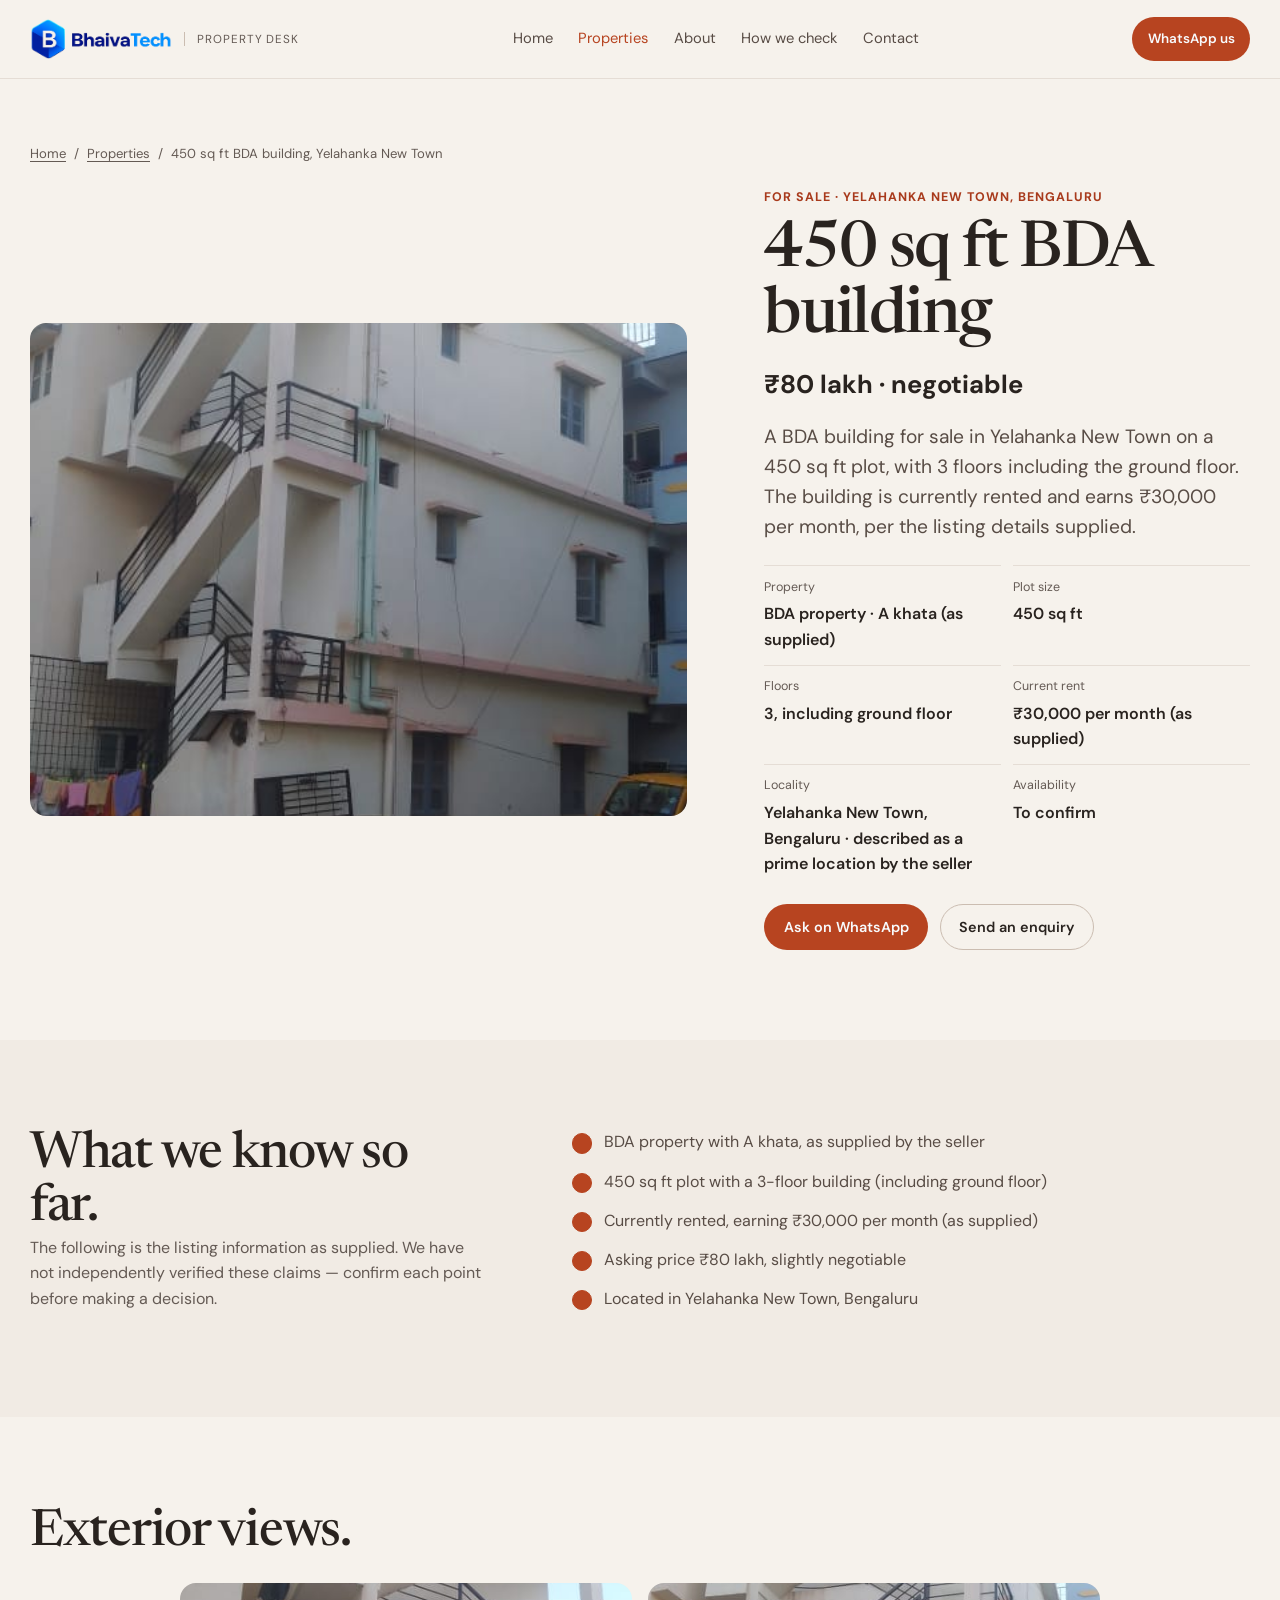
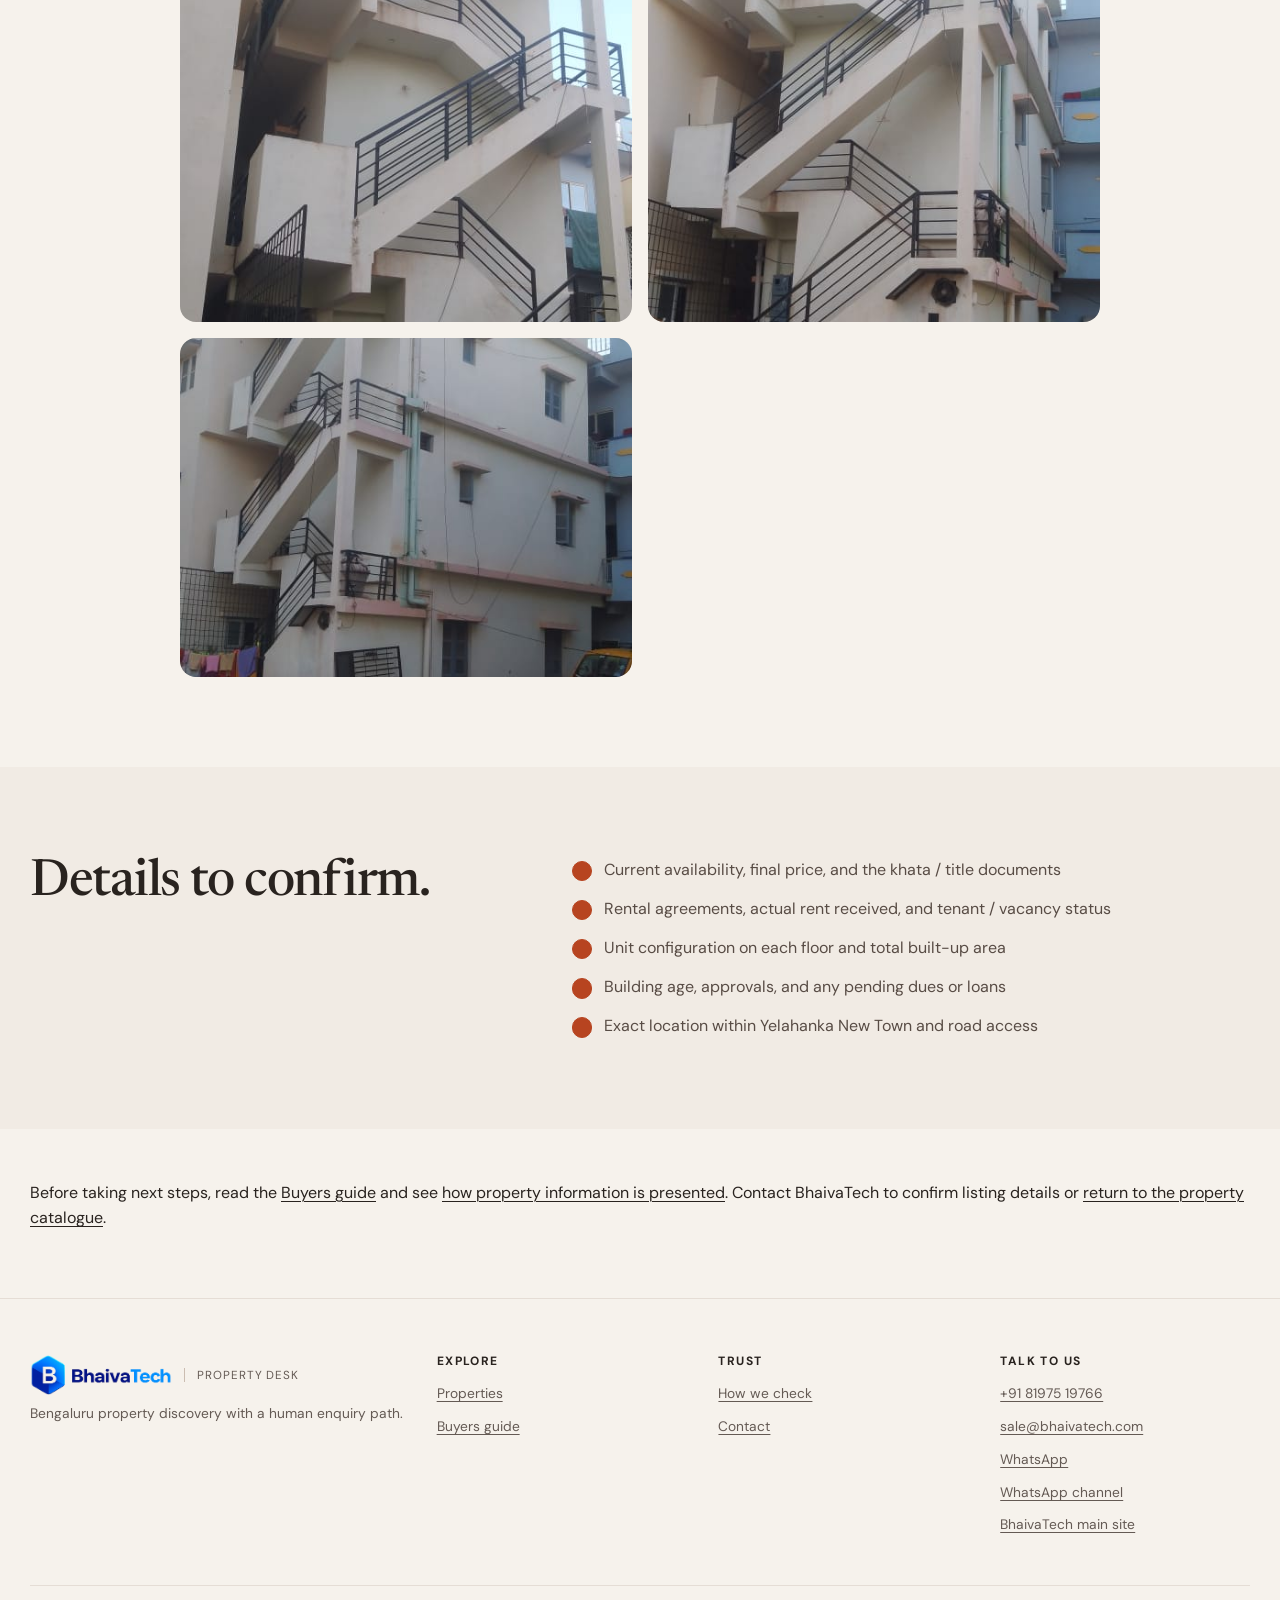
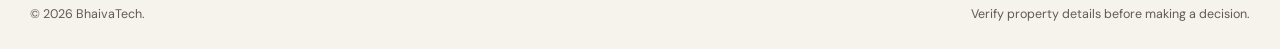
<file: property-bda-yelahanka-new-town.html>
<!doctype html>
<html lang="en">
<head>
  <meta charset="utf-8">
  <meta name="viewport" content="width=device-width, initial-scale=1">
  <meta name="robots" content="index, follow">
  <meta name="description" content="450 sq ft BDA building for sale in Yelahanka New Town, Bengaluru. 3 floors including ground, currently earning ₹30,000/month rent. ₹80 lakh, negotiable. Enquire to confirm availability and documents.">
  <meta property="og:title" content="450 sq ft BDA building in Yelahanka New Town | BhaivaTech Homes">
  <meta property="og:description" content="BDA building for sale in Yelahanka New Town. 450 sq ft plot, 3 floors including ground, current rent ₹30,000/month. ₹80 lakh (negotiable).">
  <meta property="og:type" content="website">
  <meta property="og:url" content="https://bhaivatech.com/property-bda-yelahanka-new-town.html">
  <meta property="og:image" content="https://bhaivatech.com/assets/bda-yelahanka/bda-yelahanka-street.jpg">
  <meta property="og:image:alt" content="Street-facing view of the BDA building in Yelahanka New Town">
  <meta name="twitter:card" content="summary_large_image">
  <title>450 sq ft BDA building in Yelahanka New Town | BhaivaTech Homes</title>
  <link rel="icon" href="assets/bhaivatech-logo.png" type="image/png">
  <link rel="canonical" href="https://bhaivatech.com/property-bda-yelahanka-new-town.html">
  <link rel="preconnect" href="https://fonts.googleapis.com">
  <link rel="preconnect" href="https://fonts.gstatic.com" crossorigin>
  <script type="application/ld+json">
  {"@context":"https://schema.org","@type":"BreadcrumbList","itemListElement":[{"@type":"ListItem","position":1,"name":"Home","item":"https://bhaivatech.com/"},{"@type":"ListItem","position":2,"name":"Properties","item":"https://bhaivatech.com/properties/"},{"@type":"ListItem","position":3,"name":"450 sq ft BDA building, Yelahanka New Town","item":"https://bhaivatech.com/property-bda-yelahanka-new-town.html"}]}
  </script>
  <link rel="stylesheet" href="styles.css">
  <script src="script.js" defer></script>
</head>
<body class="has-mobile-contact-bar">
  <a class="skip-link" href="#main-content">Skip to main content</a>
  <header class="site-header">
    <div class="site-header__inner">
      <a class="brand-lockup" href="index.html" aria-label="BhaivaTech Homes home"><img src="assets/bhaivatech-logo.png" alt="BhaivaTech"><span class="brand-lockup__descriptor">Property desk</span></a>
      <nav class="primary-nav" id="primary-navigation" data-primary-nav aria-label="Primary navigation"><a href="index.html">Home</a><a href="/properties/" aria-current="page">Properties</a><a href="about.html">About</a><a href="how-we-verify.html">How we check</a><a href="contact.html">Contact</a></nav>
      <div class="header-actions"><a class="button button--primary button--small" href="https://wa.me/918197519766?text=Hello%20BhaivaTech%20Homes%2C%20I%20want%20details%20about%20the%20450%20sq%20ft%20BDA%20building%20in%20Yelahanka%20New%20Town." target="_blank" rel="noopener">WhatsApp us</a><button class="menu-toggle" type="button" data-menu-toggle aria-expanded="false" aria-controls="primary-navigation" aria-label="Open menu">Menu</button></div>
    </div>
  </header>
  <main id="main-content">
    <section class="section property-detail-section">
      <div class="container">
        <div class="breadcrumbs"><a href="index.html">Home</a><span aria-hidden="true">/</span><a href="/properties/">Properties</a><span aria-hidden="true">/</span><span>450 sq ft BDA building, Yelahanka New Town</span></div>
        <div class="property-detail-hero">
          <figure class="property-detail-hero__image"><img src="assets/bda-yelahanka/bda-yelahanka-street.jpg" alt="Street-facing view of the BDA building in Yelahanka New Town" width="493" height="1040" fetchpriority="high"></figure>
          <div>
            <p class="listing-kicker">For sale · Yelahanka New Town, Bengaluru</p>
            <h1>450 sq ft BDA building</h1>
            <p class="detail-price">₹80 lakh · negotiable</p>
            <p class="lede">A BDA building for sale in Yelahanka New Town on a 450 sq ft plot, with 3 floors including the ground floor. The building is currently rented and earns ₹30,000 per month, per the listing details supplied.</p>
            <dl class="detail-facts">
              <div class="detail-fact"><dt>Property</dt><dd>BDA property · A khata (as supplied)</dd></div>
              <div class="detail-fact"><dt>Plot size</dt><dd>450 sq ft</dd></div>
              <div class="detail-fact"><dt>Floors</dt><dd>3, including ground floor</dd></div>
              <div class="detail-fact"><dt>Current rent</dt><dd>₹30,000 per month (as supplied)</dd></div>
              <div class="detail-fact"><dt>Locality</dt><dd>Yelahanka New Town, Bengaluru · described as a prime location by the seller</dd></div>
              <div class="detail-fact"><dt>Availability</dt><dd>To confirm</dd></div>
            </dl>
            <div class="hero__actions"><a class="button button--primary" href="https://wa.me/918197519766?text=Hello%20BhaivaTech%20Homes%2C%20I%20want%20details%20about%20the%20450%20sq%20ft%20BDA%20building%20in%20Yelahanka%20New%20Town." target="_blank" rel="noopener">Ask on WhatsApp</a><a class="button button--outline" href="contact.html">Send an enquiry</a></div>
          </div>
        </div>
      </div>
    </section>

    <section class="section section--tint">
      <div class="container listing-notes">
        <div><p class="eyebrow">About this listing</p><h2>What we know so far.</h2><p class="muted">The following is the listing information as supplied. We have not independently verified these claims — confirm each point before making a decision.</p></div>
        <ul class="check-list">
          <li>BDA property with A khata, as supplied by the seller</li>
          <li>450 sq ft plot with a 3-floor building (including ground floor)</li>
          <li>Currently rented, earning ₹30,000 per month (as supplied)</li>
          <li>Asking price ₹80 lakh, slightly negotiable</li>
          <li>Located in Yelahanka New Town, Bengaluru</li>
        </ul>
      </div>
    </section>

    <section class="section">
      <div class="container">
        <p class="eyebrow">Site photos</p>
        <h2>Exterior views.</h2>
        <div class="catalogue-grid" style="margin-top:1.5rem">
          <figure class="property-detail-hero__image"><img src="assets/bda-yelahanka/bda-yelahanka-staircase.jpg" alt="External staircase of the BDA building in Yelahanka New Town" width="493" height="1040" loading="lazy"></figure>
          <figure class="property-detail-hero__image"><img src="assets/bda-yelahanka/bda-yelahanka-entrance.jpg" alt="Entrance and external staircase of the BDA building in Yelahanka New Town" width="493" height="1040" loading="lazy"></figure>
          <figure class="property-detail-hero__image"><img src="assets/bda-yelahanka/bda-yelahanka-street.jpg" alt="Street-facing view of the BDA building in Yelahanka New Town" width="493" height="1040" loading="lazy"></figure>
        </div>
      </div>
    </section>

    <section class="section section--tint">
      <div class="container listing-notes"><div><p class="eyebrow">Before you visit</p><h2>Details to confirm.</h2></div><ul class="check-list"><li>Current availability, final price, and the khata / title documents</li><li>Rental agreements, actual rent received, and tenant / vacancy status</li><li>Unit configuration on each floor and total built-up area</li><li>Building age, approvals, and any pending dues or loans</li><li>Exact location within Yelahanka New Town and road access</li></ul></div>
    </section>

    <section class="section section--tight" aria-label="More information for home buyers"><div class="container"><p>Before taking next steps, read the <a href="buyers-guide.html">Buyers guide</a> and see <a href="how-we-verify.html">how property information is presented</a>. Contact BhaivaTech to confirm listing details or <a href="/properties/">return to the property catalogue</a>.</p></div></section>
  </main>
  <div class="mobile-contact-bar" aria-label="Contact about this property"><a href="tel:+918197519766">Call BhaivaTech</a><a href="https://wa.me/918197519766?text=Hello%20BhaivaTech%20Homes%2C%20I%20want%20details%20about%20the%20450%20sq%20ft%20BDA%20building%20in%20Yelahanka%20New%20Town." target="_blank" rel="noopener">WhatsApp</a></div>
  <footer class="site-footer"><div class="site-footer__inner"><div class="site-footer__grid"><div><a class="brand-lockup" href="index.html" aria-label="BhaivaTech Homes home"><img src="assets/bhaivatech-logo.png" alt="BhaivaTech"><span class="brand-lockup__descriptor">Property desk</span></a><p>Bengaluru property discovery with a human enquiry path.</p></div><div><h2>Explore</h2><ul><li><a href="/properties/">Properties</a></li><li><a href="buyers-guide.html">Buyers guide</a></li></ul></div><div><h2>Trust</h2><ul><li><a href="how-we-verify.html">How we check</a></li><li><a href="contact.html">Contact</a></li></ul></div><div><h2>Talk to us</h2><ul><li><a href="tel:+918197519766">+91 81975 19766</a></li><li><a href="mailto:sale@bhaivatech.com">sale@bhaivatech.com</a></li><li><a href="https://wa.me/918197519766" target="_blank" rel="noopener">WhatsApp</a></li><li><a href="https://whatsapp.com/channel/0029Vb9y877JkK7HFm1Vno0c" target="_blank" rel="noopener">WhatsApp channel</a></li><li><a href="https://bhaivatech.com/" target="_blank" rel="noopener">BhaivaTech main site</a></li></ul></div></div><div class="site-footer__bottom"><span>© 2026 BhaivaTech.</span><span>Verify property details before making a decision.</span></div></div></footer>
</body>
</html>
</file>
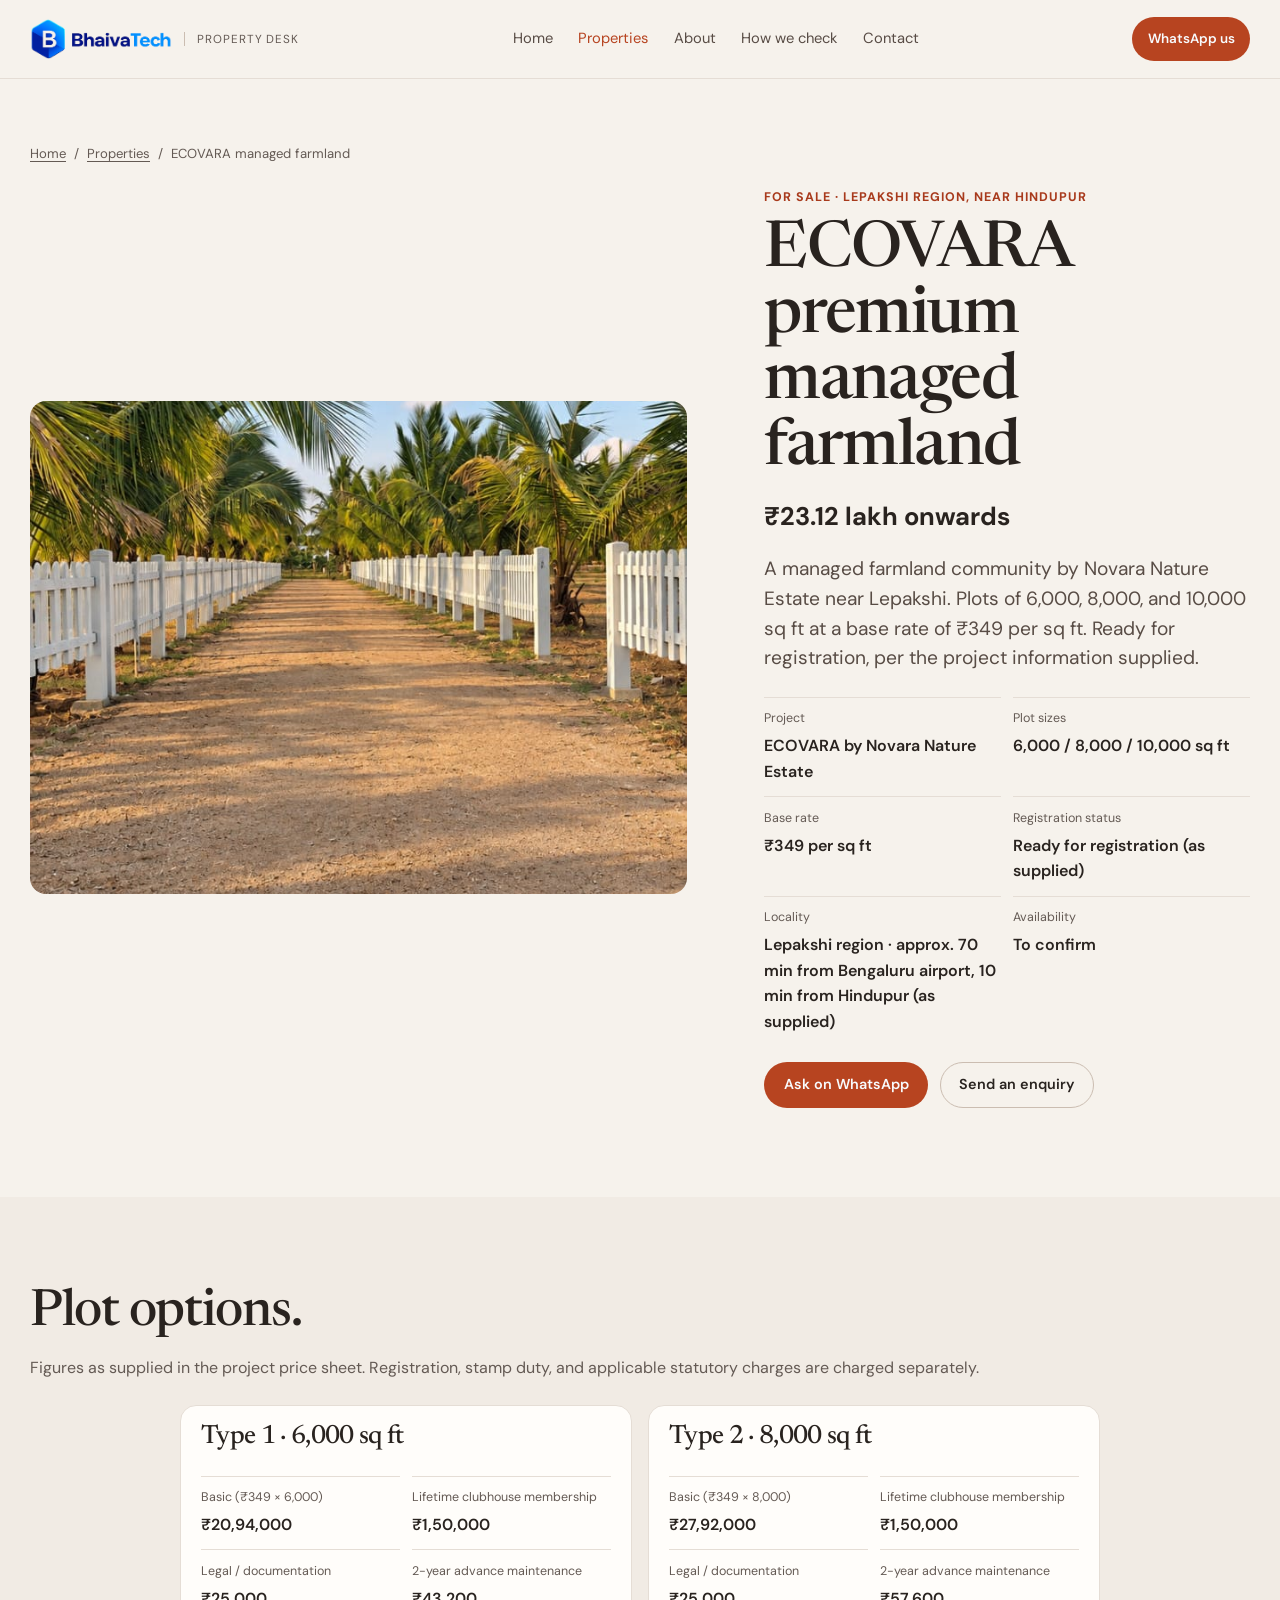
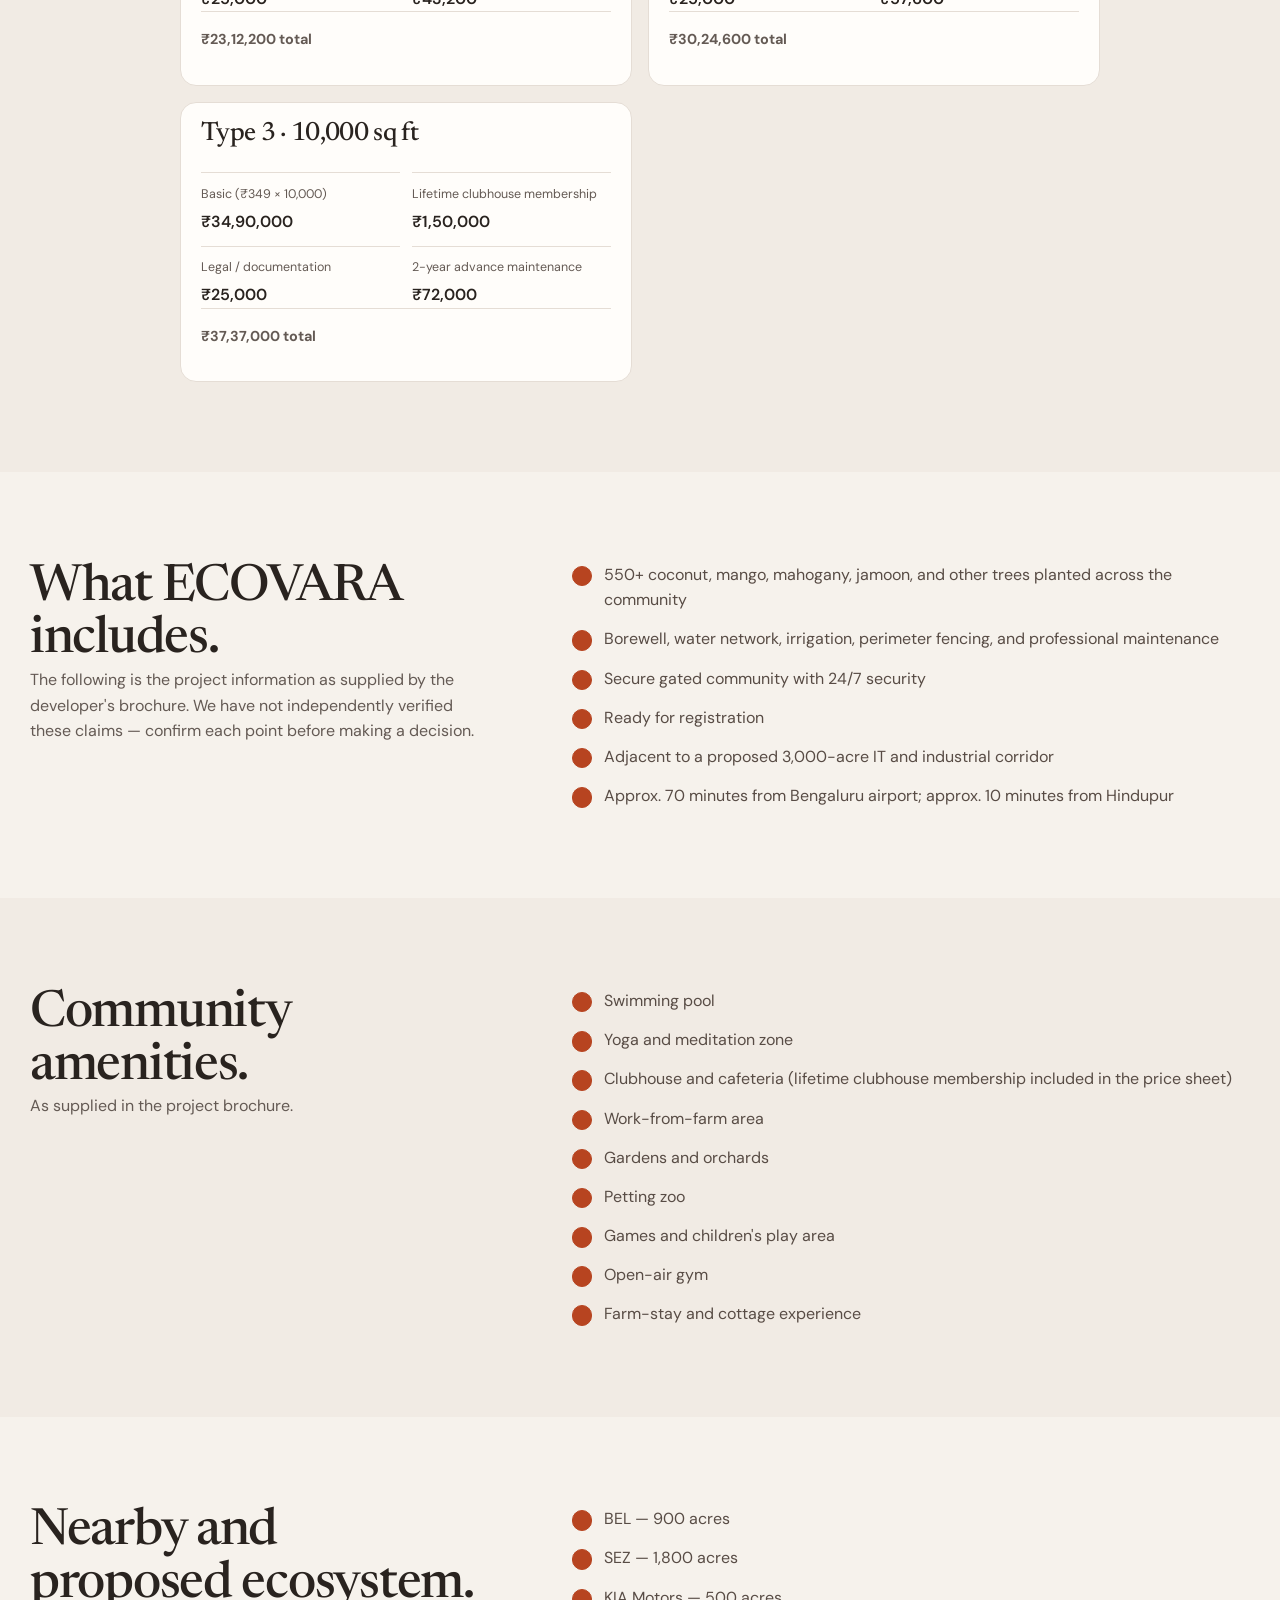
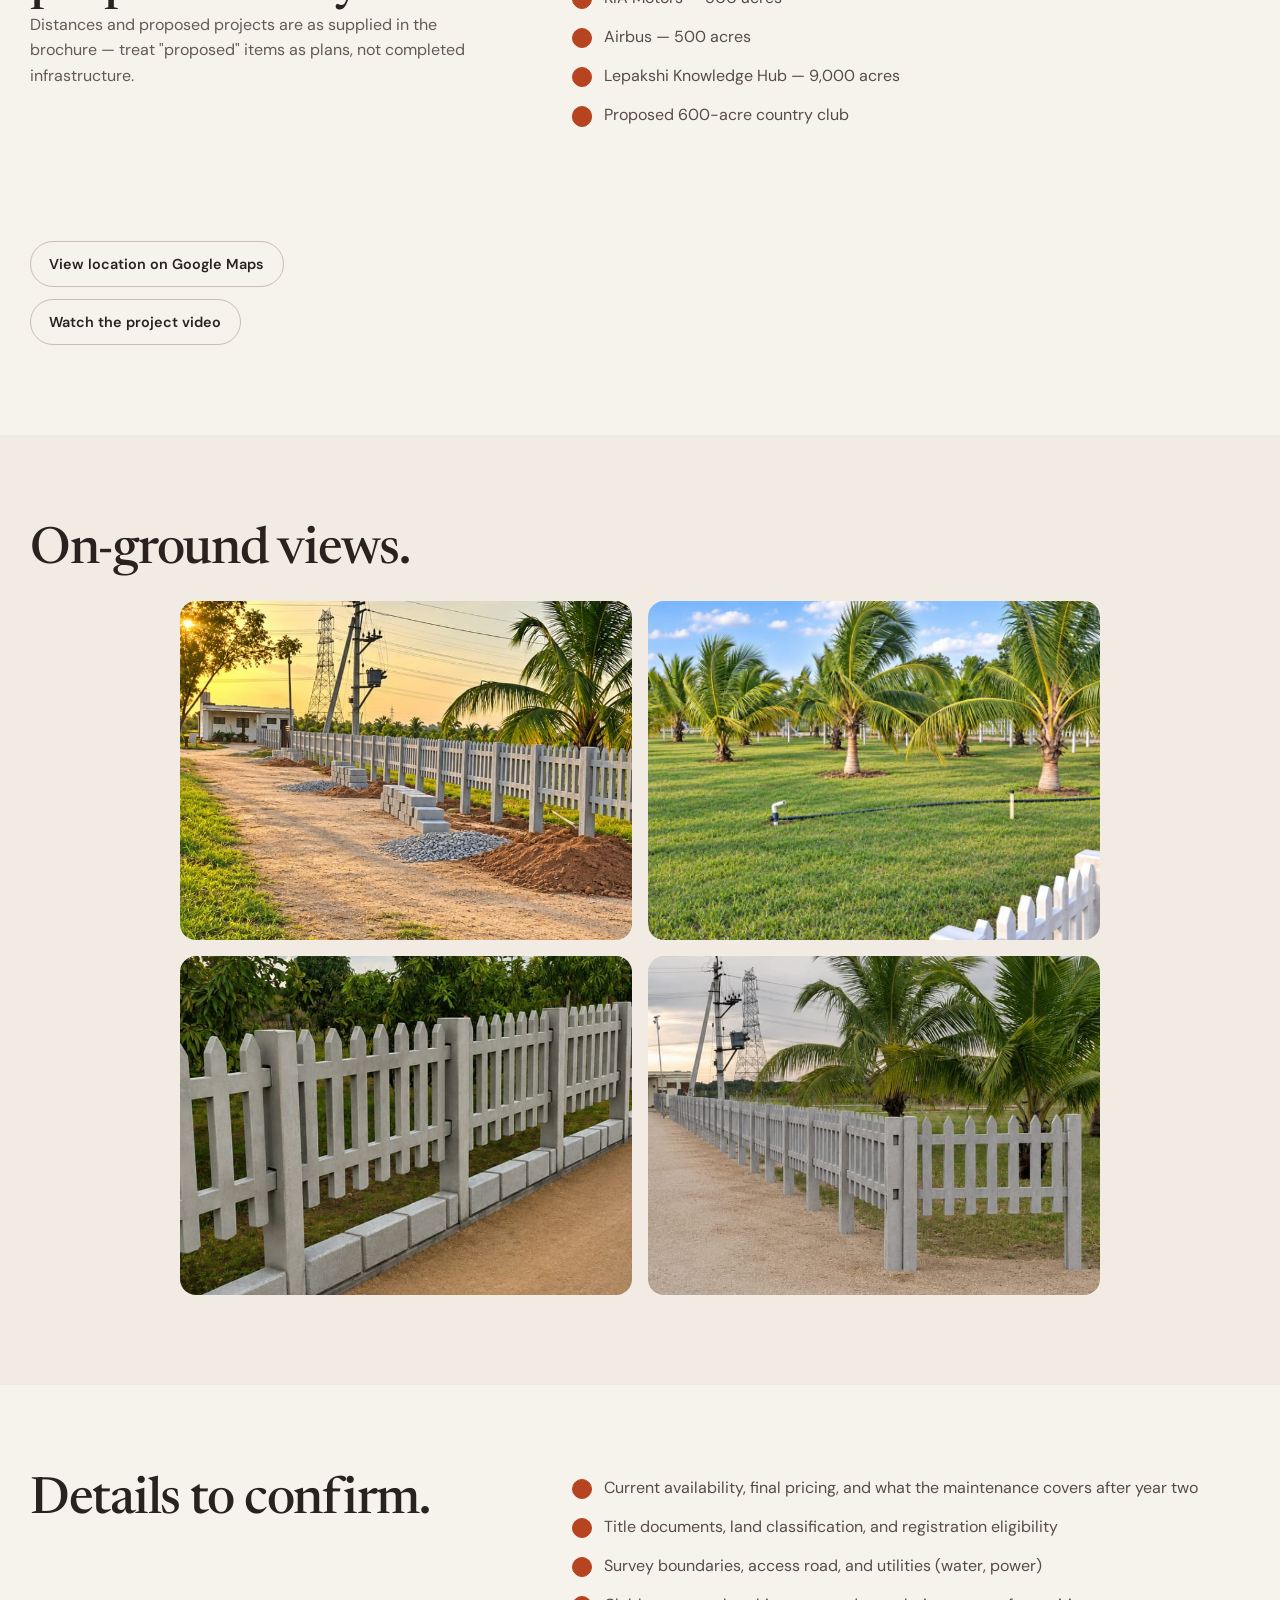
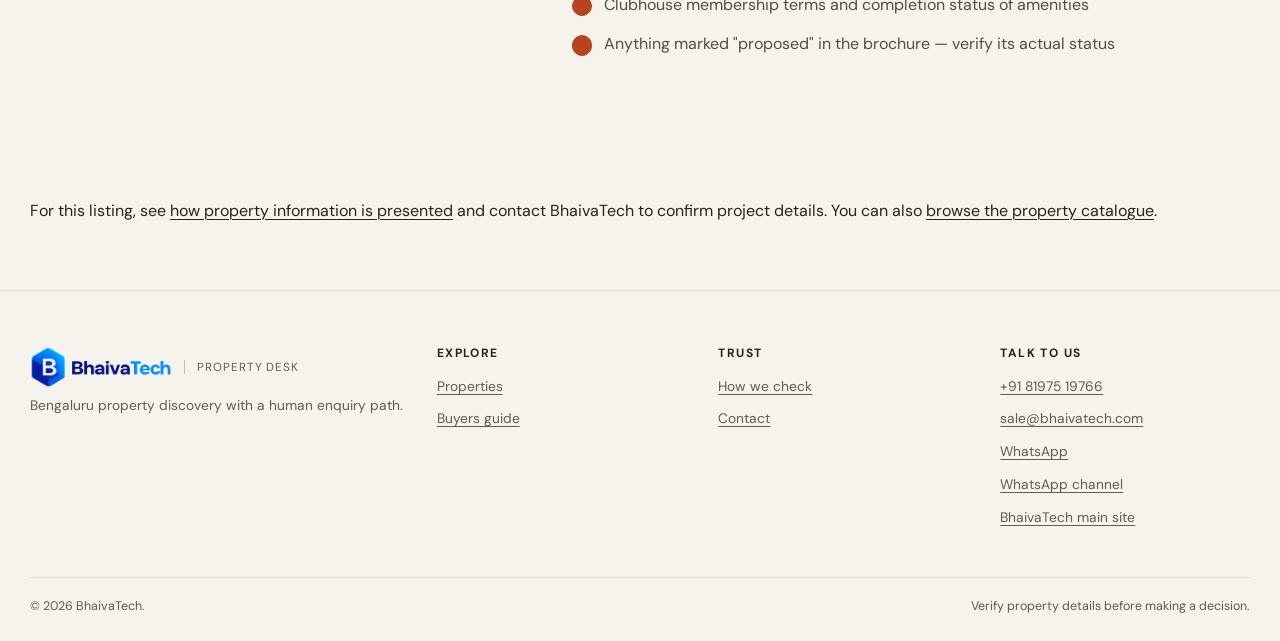
<file: property-ecovara-managed-farmland.html>
<!doctype html>
<html lang="en">
<head>
  <meta charset="utf-8">
  <meta name="viewport" content="width=device-width, initial-scale=1">
  <meta name="robots" content="index, follow">
  <meta name="description" content="ECOVARA premium managed farmland community by Novara Nature Estate near Lepakshi. Plots from ₹23.12 lakh at ₹349/sq ft. Enquire to confirm availability and documents.">
  <meta property="og:title" content="ECOVARA managed farmland near Lepakshi | BhaivaTech Homes">
  <meta property="og:description" content="Premium managed farmland community by Novara Nature Estate. 6,000–10,000 sq ft plots from ₹23.12 lakh. Ready for registration.">
  <meta property="og:type" content="website">
  <meta property="og:url" content="https://bhaivatech.com/property-ecovara-managed-farmland.html">
  <meta property="og:image" content="https://bhaivatech.com/assets/ecovara/ecovara-palm-avenue.jpg">
  <meta property="og:image:alt" content="Tree-lined avenue with white fencing at the ECOVARA managed farmland community">
  <meta name="twitter:card" content="summary_large_image">
  <title>ECOVARA managed farmland near Lepakshi | BhaivaTech Homes</title>
  <link rel="icon" href="assets/bhaivatech-logo.png" type="image/png">
  <link rel="canonical" href="https://bhaivatech.com/property-ecovara-managed-farmland.html">
  <link rel="preconnect" href="https://fonts.googleapis.com">
  <link rel="preconnect" href="https://fonts.gstatic.com" crossorigin>
  <script type="application/ld+json">
  {"@context":"https://schema.org","@type":"BreadcrumbList","itemListElement":[{"@type":"ListItem","position":1,"name":"Home","item":"https://bhaivatech.com/"},{"@type":"ListItem","position":2,"name":"Properties","item":"https://bhaivatech.com/properties/"},{"@type":"ListItem","position":3,"name":"ECOVARA managed farmland","item":"https://bhaivatech.com/property-ecovara-managed-farmland.html"}]}
  </script>
  <link rel="stylesheet" href="styles.css">
  <script src="script.js" defer></script>
</head>
<body class="has-mobile-contact-bar">
  <a class="skip-link" href="#main-content">Skip to main content</a>
  <header class="site-header">
    <div class="site-header__inner">
      <a class="brand-lockup" href="index.html" aria-label="BhaivaTech Homes home"><img src="assets/bhaivatech-logo.png" alt="BhaivaTech"><span class="brand-lockup__descriptor">Property desk</span></a>
      <nav class="primary-nav" id="primary-navigation" data-primary-nav aria-label="Primary navigation"><a href="index.html">Home</a><a href="/properties/" aria-current="page">Properties</a><a href="about.html">About</a><a href="how-we-verify.html">How we check</a><a href="contact.html">Contact</a></nav>
      <div class="header-actions"><a class="button button--primary button--small" href="https://wa.me/918197519766?text=Hello%20BhaivaTech%20Homes%2C%20I%20want%20details%20about%20the%20ECOVARA%20managed%20farmland%20near%20Lepakshi." target="_blank" rel="noopener">WhatsApp us</a><button class="menu-toggle" type="button" data-menu-toggle aria-expanded="false" aria-controls="primary-navigation" aria-label="Open menu">Menu</button></div>
    </div>
  </header>
  <main id="main-content">
    <section class="section property-detail-section">
      <div class="container">
        <div class="breadcrumbs"><a href="index.html">Home</a><span aria-hidden="true">/</span><a href="/properties/">Properties</a><span aria-hidden="true">/</span><span>ECOVARA managed farmland</span></div>
        <div class="property-detail-hero">
          <figure class="property-detail-hero__image"><img src="assets/ecovara/ecovara-palm-avenue.jpg" alt="Tree-lined avenue with white fencing at the ECOVARA managed farmland community" width="1600" height="1200" fetchpriority="high"></figure>
          <div>
            <p class="listing-kicker">For sale · Lepakshi region, near Hindupur</p>
            <h1>ECOVARA premium managed farmland</h1>
            <p class="detail-price">₹23.12 lakh onwards</p>
            <p class="lede">A managed farmland community by Novara Nature Estate near Lepakshi. Plots of 6,000, 8,000, and 10,000 sq ft at a base rate of ₹349 per sq ft. Ready for registration, per the project information supplied.</p>
            <dl class="detail-facts">
              <div class="detail-fact"><dt>Project</dt><dd>ECOVARA by Novara Nature Estate</dd></div>
              <div class="detail-fact"><dt>Plot sizes</dt><dd>6,000 / 8,000 / 10,000 sq ft</dd></div>
              <div class="detail-fact"><dt>Base rate</dt><dd>₹349 per sq ft</dd></div>
              <div class="detail-fact"><dt>Registration status</dt><dd>Ready for registration (as supplied)</dd></div>
              <div class="detail-fact"><dt>Locality</dt><dd>Lepakshi region · approx. 70 min from Bengaluru airport, 10 min from Hindupur (as supplied)</dd></div>
              <div class="detail-fact"><dt>Availability</dt><dd>To confirm</dd></div>
            </dl>
            <div class="hero__actions"><a class="button button--primary" href="https://wa.me/918197519766?text=Hello%20BhaivaTech%20Homes%2C%20I%20want%20details%20about%20the%20ECOVARA%20managed%20farmland%20near%20Lepakshi." target="_blank" rel="noopener">Ask on WhatsApp</a><a class="button button--outline" href="contact.html">Send an enquiry</a></div>
          </div>
        </div>
      </div>
    </section>

    <section class="section section--tint">
      <div class="container">
        <p class="eyebrow">Price sheet</p>
        <h2>Plot options.</h2>
        <p class="muted">Figures as supplied in the project price sheet. Registration, stamp duty, and applicable statutory charges are charged separately.</p>
        <div class="catalogue-grid" style="margin-top:1.5rem">
          <article class="property-card">
            <div class="property-card__body">
              <h3>Type 1 · 6,000 sq ft</h3>
              <dl class="detail-facts">
                <div class="detail-fact"><dt>Basic (₹349 × 6,000)</dt><dd>₹20,94,000</dd></div>
                <div class="detail-fact"><dt>Lifetime clubhouse membership</dt><dd>₹1,50,000</dd></div>
                <div class="detail-fact"><dt>Legal / documentation</dt><dd>₹25,000</dd></div>
                <div class="detail-fact"><dt>2-year advance maintenance</dt><dd>₹43,200</dd></div>
              </dl>
              <div class="property-card__footer"><div><p class="property-price">₹23,12,200 total</p></div></div>
            </div>
          </article>
          <article class="property-card">
            <div class="property-card__body">
              <h3>Type 2 · 8,000 sq ft</h3>
              <dl class="detail-facts">
                <div class="detail-fact"><dt>Basic (₹349 × 8,000)</dt><dd>₹27,92,000</dd></div>
                <div class="detail-fact"><dt>Lifetime clubhouse membership</dt><dd>₹1,50,000</dd></div>
                <div class="detail-fact"><dt>Legal / documentation</dt><dd>₹25,000</dd></div>
                <div class="detail-fact"><dt>2-year advance maintenance</dt><dd>₹57,600</dd></div>
              </dl>
              <div class="property-card__footer"><div><p class="property-price">₹30,24,600 total</p></div></div>
            </div>
          </article>
          <article class="property-card">
            <div class="property-card__body">
              <h3>Type 3 · 10,000 sq ft</h3>
              <dl class="detail-facts">
                <div class="detail-fact"><dt>Basic (₹349 × 10,000)</dt><dd>₹34,90,000</dd></div>
                <div class="detail-fact"><dt>Lifetime clubhouse membership</dt><dd>₹1,50,000</dd></div>
                <div class="detail-fact"><dt>Legal / documentation</dt><dd>₹25,000</dd></div>
                <div class="detail-fact"><dt>2-year advance maintenance</dt><dd>₹72,000</dd></div>
              </dl>
              <div class="property-card__footer"><div><p class="property-price">₹37,37,000 total</p></div></div>
            </div>
          </article>
        </div>
      </div>
    </section>

    <section class="section">
      <div class="container listing-notes">
        <div><p class="eyebrow">About the project</p><h2>What ECOVARA includes.</h2><p class="muted">The following is the project information as supplied by the developer's brochure. We have not independently verified these claims — confirm each point before making a decision.</p></div>
        <ul class="check-list">
          <li>550+ coconut, mango, mahogany, jamoon, and other trees planted across the community</li>
          <li>Borewell, water network, irrigation, perimeter fencing, and professional maintenance</li>
          <li>Secure gated community with 24/7 security</li>
          <li>Ready for registration</li>
          <li>Adjacent to a proposed 3,000-acre IT and industrial corridor</li>
          <li>Approx. 70 minutes from Bengaluru airport; approx. 10 minutes from Hindupur</li>
        </ul>
      </div>
    </section>

    <section class="section section--tint">
      <div class="container listing-notes">
        <div><p class="eyebrow">Amenities</p><h2>Community amenities.</h2><p class="muted">As supplied in the project brochure.</p></div>
        <ul class="check-list">
          <li>Swimming pool</li>
          <li>Yoga and meditation zone</li>
          <li>Clubhouse and cafeteria (lifetime clubhouse membership included in the price sheet)</li>
          <li>Work-from-farm area</li>
          <li>Gardens and orchards</li>
          <li>Petting zoo</li>
          <li>Games and children's play area</li>
          <li>Open-air gym</li>
          <li>Farm-stay and cottage experience</li>
        </ul>
      </div>
    </section>

    <section class="section">
      <div class="container listing-notes">
        <div><p class="eyebrow">Location context</p><h2>Nearby and proposed ecosystem.</h2><p class="muted">Distances and proposed projects are as supplied in the brochure — treat "proposed" items as plans, not completed infrastructure.</p></div>
        <ul class="check-list">
          <li>BEL — 900 acres</li>
          <li>SEZ — 1,800 acres</li>
          <li>KIA Motors — 500 acres</li>
          <li>Airbus — 500 acres</li>
          <li>Lepakshi Knowledge Hub — 9,000 acres</li>
          <li>Proposed 600-acre country club</li>
        </ul>
        <div class="hero__actions" style="margin-top:1.5rem">
          <a class="button button--outline" href="https://maps.google.com/?q=13.861272,77.582123" target="_blank" rel="noopener">View location on Google Maps</a>
          <a class="button button--outline" href="https://youtu.be/__fPl3D9Gno" target="_blank" rel="noopener">Watch the project video</a>
        </div>
      </div>
    </section>

    <section class="section section--tint">
      <div class="container">
        <p class="eyebrow">Site photos</p>
        <h2>On-ground views.</h2>
        <div class="catalogue-grid" style="margin-top:1.5rem">
          <figure class="property-detail-hero__image"><img src="assets/ecovara/ecovara-entrance-sunset.jpg" alt="ECOVARA entrance at sunset with fencing under development" width="1600" height="1200" loading="lazy"></figure>
          <figure class="property-detail-hero__image"><img src="assets/ecovara/ecovara-coconut-plantation.jpg" alt="Coconut plantation with irrigation at ECOVARA" width="1600" height="1200" loading="lazy"></figure>
          <figure class="property-detail-hero__image"><img src="assets/ecovara/ecovara-picket-fence.jpg" alt="White picket fencing installed at ECOVARA" width="1600" height="1200" loading="lazy"></figure>
          <figure class="property-detail-hero__image"><img src="assets/ecovara/ecovara-fence-road.jpg" alt="Fenced internal road at ECOVARA" width="1600" height="1200" loading="lazy"></figure>
        </div>
      </div>
    </section>

    <section class="section">
      <div class="container listing-notes"><div><p class="eyebrow">Before you visit</p><h2>Details to confirm.</h2></div><ul class="check-list"><li>Current availability, final pricing, and what the maintenance covers after year two</li><li>Title documents, land classification, and registration eligibility</li><li>Survey boundaries, access road, and utilities (water, power)</li><li>Clubhouse membership terms and completion status of amenities</li><li>Anything marked "proposed" in the brochure — verify its actual status</li></ul></div>
    </section>

    <section class="section section--tight" aria-label="More property information"><div class="container"><p>For this listing, see <a href="how-we-verify.html">how property information is presented</a> and contact BhaivaTech to confirm project details. You can also <a href="/properties/">browse the property catalogue</a>.</p></div></section>
  </main>
  <div class="mobile-contact-bar" aria-label="Contact about this property"><a href="tel:+918197519766">Call BhaivaTech</a><a href="https://wa.me/918197519766?text=Hello%20BhaivaTech%20Homes%2C%20I%20want%20details%20about%20the%20ECOVARA%20managed%20farmland%20near%20Lepakshi." target="_blank" rel="noopener">WhatsApp</a></div>
  <footer class="site-footer"><div class="site-footer__inner"><div class="site-footer__grid"><div><a class="brand-lockup" href="index.html" aria-label="BhaivaTech Homes home"><img src="assets/bhaivatech-logo.png" alt="BhaivaTech"><span class="brand-lockup__descriptor">Property desk</span></a><p>Bengaluru property discovery with a human enquiry path.</p></div><div><h2>Explore</h2><ul><li><a href="/properties/">Properties</a></li><li><a href="buyers-guide.html">Buyers guide</a></li></ul></div><div><h2>Trust</h2><ul><li><a href="how-we-verify.html">How we check</a></li><li><a href="contact.html">Contact</a></li></ul></div><div><h2>Talk to us</h2><ul><li><a href="tel:+918197519766">+91 81975 19766</a></li><li><a href="mailto:sale@bhaivatech.com">sale@bhaivatech.com</a></li><li><a href="https://wa.me/918197519766" target="_blank" rel="noopener">WhatsApp</a></li><li><a href="https://whatsapp.com/channel/0029Vb9y877JkK7HFm1Vno0c" target="_blank" rel="noopener">WhatsApp channel</a></li><li><a href="https://bhaivatech.com/" target="_blank" rel="noopener">BhaivaTech main site</a></li></ul></div></div><div class="site-footer__bottom"><span>© 2026 BhaivaTech.</span><span>Verify property details before making a decision.</span></div></div></footer>
</body>
</html>
</file>
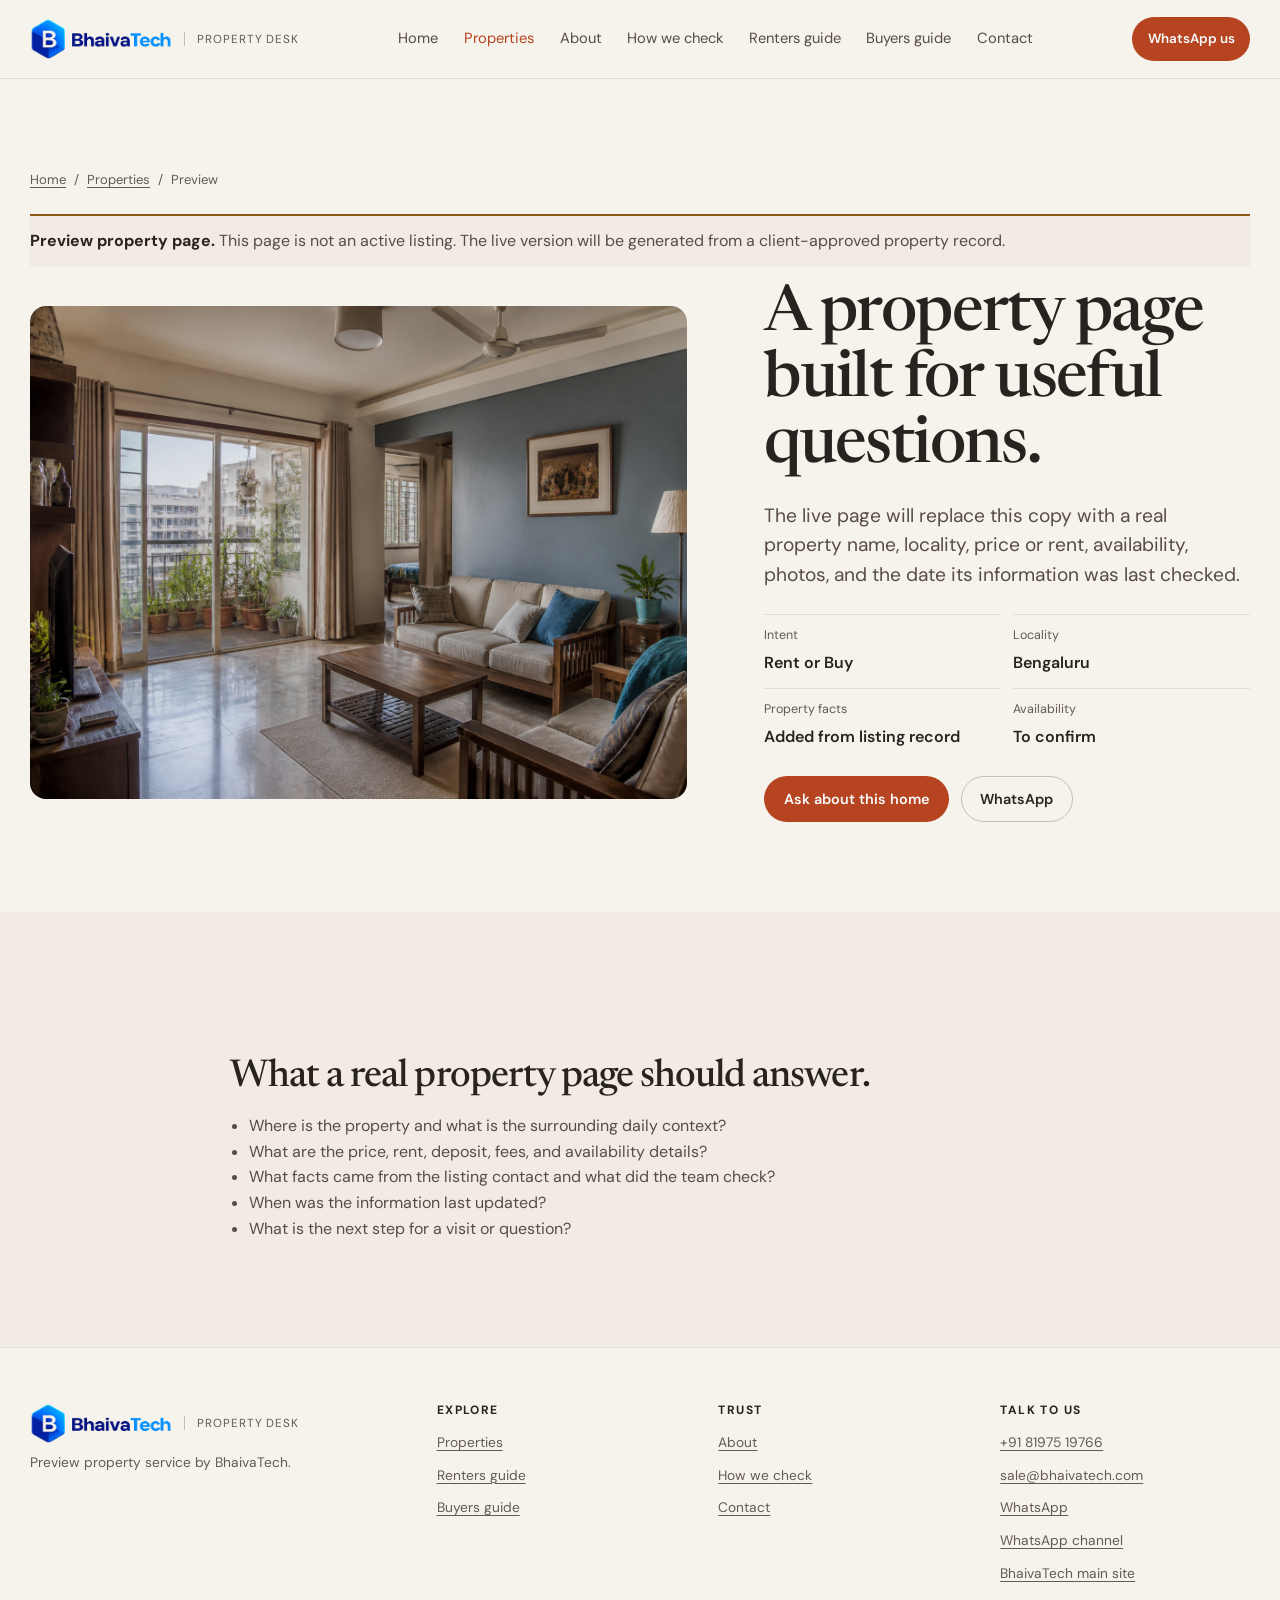
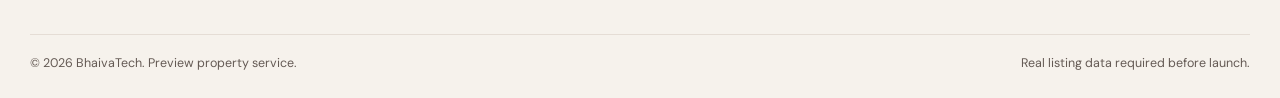
<file: property-preview.html>
<!doctype html>
<html lang="en">
<head>
  <meta charset="utf-8"><meta name="viewport" content="width=device-width, initial-scale=1">
  <meta name="robots" content="noindex, nofollow">
  <meta name="description" content="Preview of an individual BhaivaTech property page. Replace with a real Bengaluru listing before launch.">
  <title>Preview property page | BhaivaTech Homes</title>
  <link rel="stylesheet" href="styles.css">
  <script type="module">import { prepare, layout } from 'https://esm.sh/@chenglou/pretext'; window.Pretext = { prepare, layout }; window.dispatchEvent(new Event('pretext-ready'));</script>
  <script src="script.js" defer></script>
</head>
<body>
  <a class="skip-link" href="#main-content">Skip to main content</a>
  <header class="site-header"><div class="site-header__inner"><a class="brand-lockup" href="index.html" aria-label="BhaivaTech Homes home"><img src="assets/bhaivatech-logo.png" alt="BhaivaTech"><span class="brand-lockup__descriptor">Property desk</span></a><nav class="primary-nav" id="primary-navigation" data-primary-nav aria-label="Primary navigation"><a href="index.html">Home</a><a href="/properties/" aria-current="page">Properties</a><a href="about.html">About</a><a href="how-we-verify.html">How we check</a><a href="renters-guide.html">Renters guide</a><a href="buyers-guide.html">Buyers guide</a><a href="contact.html">Contact</a></nav><div class="header-actions"><a class="button button--primary button--small" href="https://wa.me/918197519766" target="_blank" rel="noopener">WhatsApp us</a><button class="menu-toggle" type="button" data-menu-toggle aria-expanded="false" aria-controls="primary-navigation" aria-label="Open menu">Menu</button></div></div></header>
  <main id="main-content"><section class="section"><div class="container"><div class="breadcrumbs"><a href="index.html">Home</a><span aria-hidden="true">/</span><a href="/properties/">Properties</a><span aria-hidden="true">/</span><span>Preview</span></div><p class="notice"><strong>Preview property page.</strong> This page is not an active listing. The live version will be generated from a client-approved property record.</p><div class="property-detail-hero"><div class="property-detail-hero__image"><img src="assets/bengaluru-living-room.png" alt="Preview Bengaluru apartment living room with balcony access" width="1448" height="1086"></div><div><p class="eyebrow">Preview listing</p><h1 data-pretext>A property page built for useful questions.</h1><p class="lede">The live page will replace this copy with a real property name, locality, price or rent, availability, photos, and the date its information was last checked.</p><dl class="detail-facts"><div class="detail-fact"><dt>Intent</dt><dd data-query-intent>Rent or Buy</dd></div><div class="detail-fact"><dt>Locality</dt><dd data-query-locality>Bengaluru</dd></div><div class="detail-fact"><dt>Property facts</dt><dd>Added from listing record</dd></div><div class="detail-fact"><dt>Availability</dt><dd>To confirm</dd></div></dl><div class="hero__actions"><a class="button button--primary" href="contact.html">Ask about this home</a><a class="button button--outline" href="https://wa.me/918197519766" target="_blank" rel="noopener">WhatsApp</a></div></div></div></div></section><section class="section section--tint"><div class="container article-shell"><h2>What a real property page should answer.</h2><ul><li>Where is the property and what is the surrounding daily context?</li><li>What are the price, rent, deposit, fees, and availability details?</li><li>What facts came from the listing contact and what did the team check?</li><li>When was the information last updated?</li><li>What is the next step for a visit or question?</li></ul></div></section></main>
  <footer class="site-footer"><div class="site-footer__inner"><div class="site-footer__grid"><div><a class="brand-lockup" href="index.html" aria-label="BhaivaTech Homes home"><img src="assets/bhaivatech-logo.png" alt="BhaivaTech"><span class="brand-lockup__descriptor">Property desk</span></a><p>Preview property service by BhaivaTech.</p></div><div><h2>Explore</h2><ul><li><a href="/properties/">Properties</a></li><li><a href="renters-guide.html">Renters guide</a></li><li><a href="buyers-guide.html">Buyers guide</a></li></ul></div><div><h2>Trust</h2><ul><li><a href="about.html">About</a></li><li><a href="how-we-verify.html">How we check</a></li><li><a href="contact.html">Contact</a></li></ul></div><div><h2>Talk to us</h2><ul><li><a href="tel:+918197519766">+91 81975 19766</a></li><li><a href="mailto:sale@bhaivatech.com">sale@bhaivatech.com</a></li><li><a href="https://wa.me/918197519766" target="_blank" rel="noopener">WhatsApp</a></li><li><a href="https://whatsapp.com/channel/0029Vb9y877JkK7HFm1Vno0c" target="_blank" rel="noopener">WhatsApp channel</a></li><li><a href="https://bhaivatech.com/" target="_blank" rel="noopener">BhaivaTech main site</a></li></ul></div></div><div class="site-footer__bottom"><span>© 2026 BhaivaTech. Preview property service.</span><span>Real listing data required before launch.</span></div></div></footer>
</body>
</html>
</file>
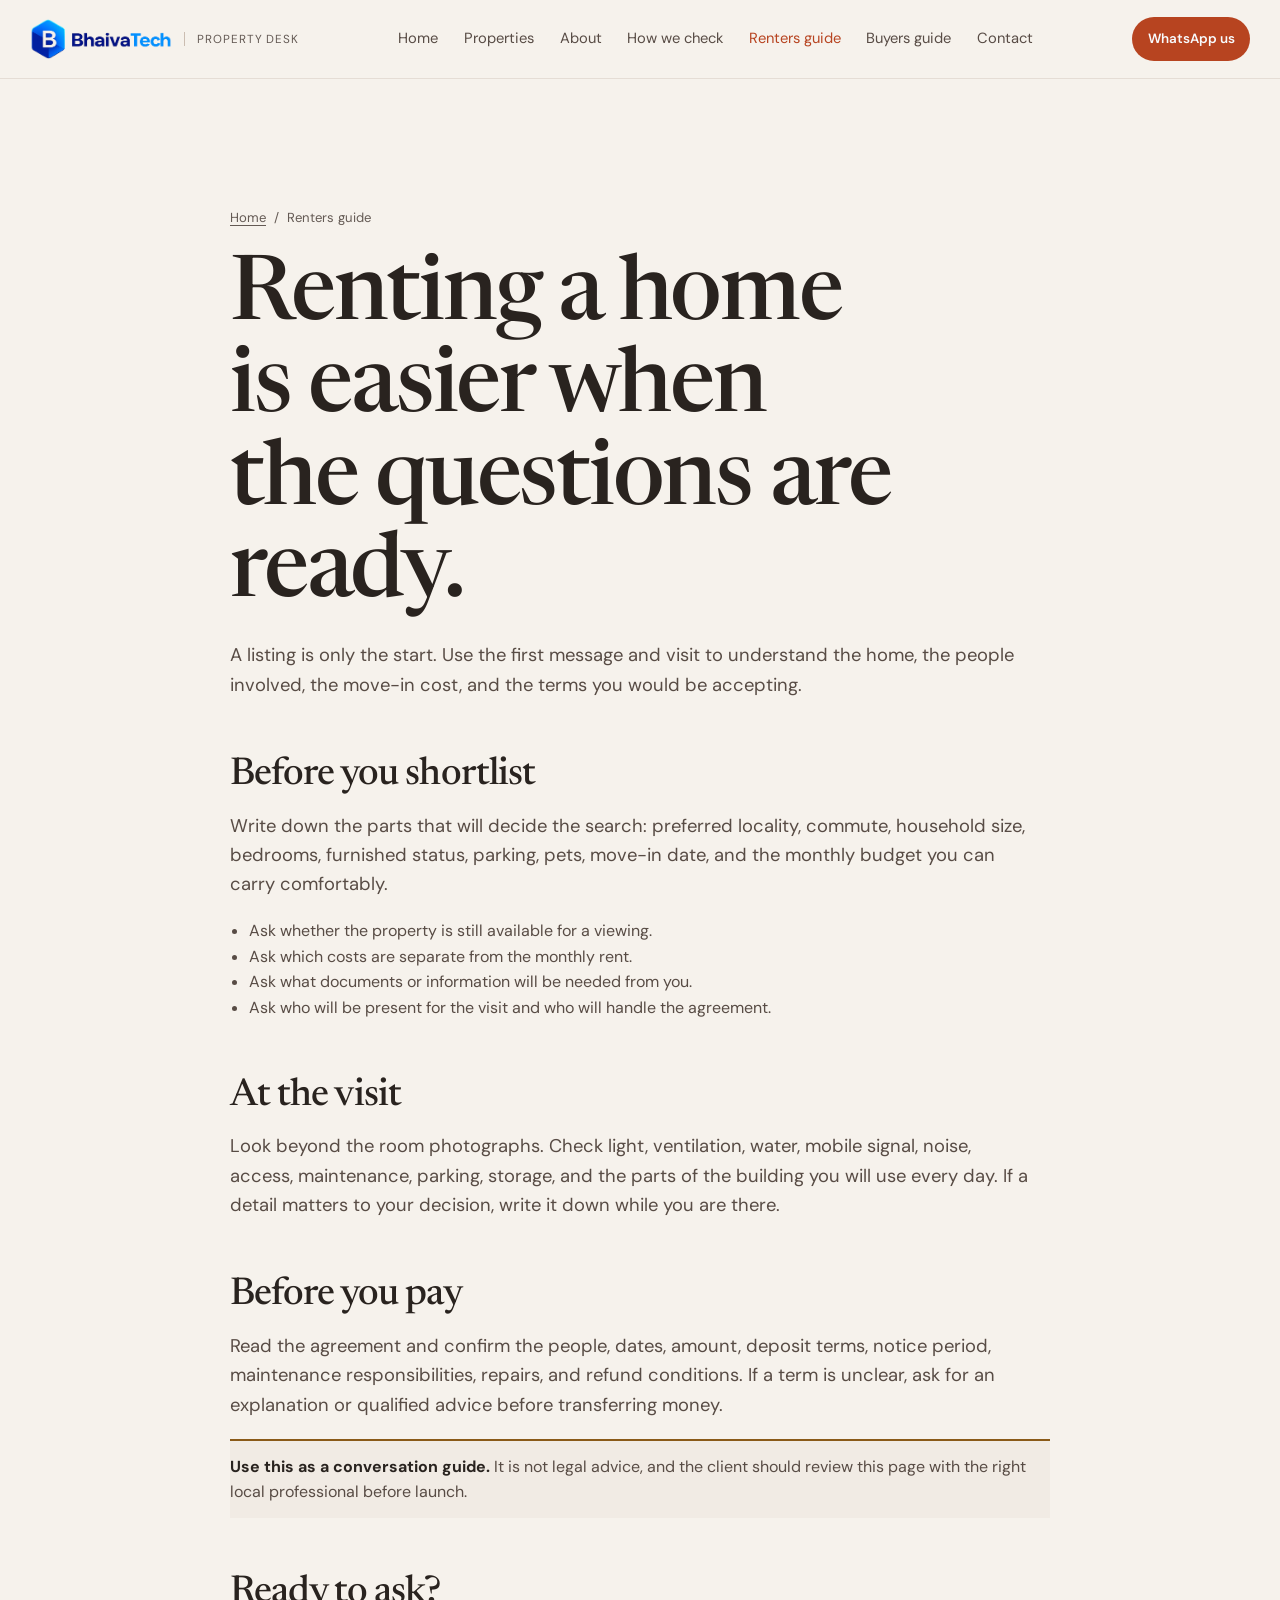
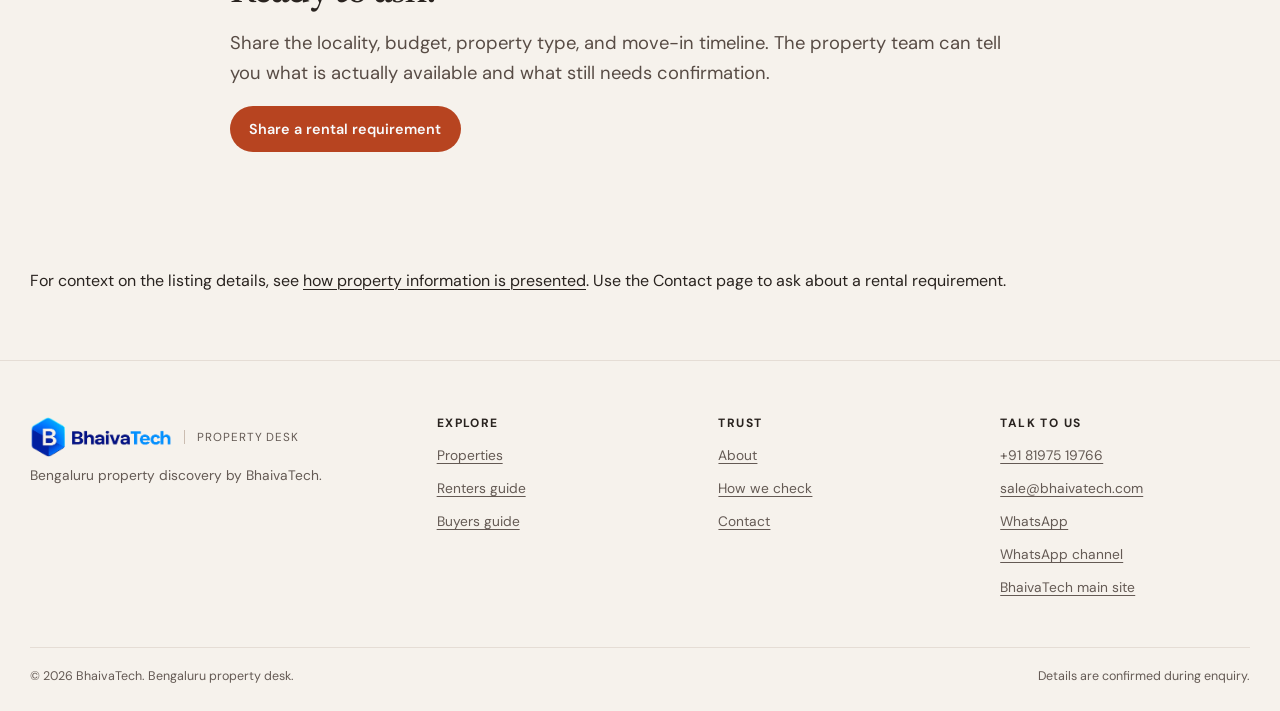
<file: renters-guide.html>
<!doctype html>
<html lang="en">
<head>
  <meta charset="utf-8"><meta name="viewport" content="width=device-width, initial-scale=1">
  <meta name="description" content="A practical guide for renting a flat or home in Bengaluru, from shortlisting to the first visit.">
  <title>Renting a home in Bengaluru | BhaivaTech renters guide</title>
  <link rel="canonical" href="https://bhaivatech.com/renters-guide.html">
  <link rel="preconnect" href="https://fonts.googleapis.com">
  <link rel="preconnect" href="https://fonts.gstatic.com" crossorigin>
  <link rel="stylesheet" href="styles.css">
  <script type="module">import { prepare, layout } from 'https://esm.sh/@chenglou/pretext'; window.Pretext = { prepare, layout }; window.dispatchEvent(new Event('pretext-ready'));</script>
  <script src="script.js" defer></script>
</head>
<body>
  <a class="skip-link" href="#main-content">Skip to main content</a>
  <header class="site-header"><div class="site-header__inner"><a class="brand-lockup" href="index.html" aria-label="BhaivaTech Homes home"><img src="assets/bhaivatech-logo.png" alt="BhaivaTech"><span class="brand-lockup__descriptor">Property desk</span></a><nav class="primary-nav" id="primary-navigation" data-primary-nav aria-label="Primary navigation"><a href="index.html">Home</a><a href="/properties/">Properties</a><a href="about.html">About</a><a href="how-we-verify.html">How we check</a><a href="renters-guide.html" aria-current="page">Renters guide</a><a href="buyers-guide.html">Buyers guide</a><a href="contact.html">Contact</a></nav><div class="header-actions"><a class="button button--primary button--small" href="https://wa.me/918197519766" target="_blank" rel="noopener">WhatsApp us</a><button class="menu-toggle" type="button" data-menu-toggle aria-expanded="false" aria-controls="primary-navigation" aria-label="Open menu">Menu</button></div></div></header>
  <main id="main-content"><article class="container page-hero article-shell"><div class="breadcrumbs"><a href="index.html">Home</a><span aria-hidden="true">/</span><span>Renters guide</span></div><p class="eyebrow">A practical Bengaluru guide</p><h1 id="renting-title" data-pretext>Renting a home is easier when the questions are ready.</h1><p data-pretext>A listing is only the start. Use the first message and visit to understand the home, the people involved, the move-in cost, and the terms you would be accepting.</p><h2>Before you shortlist</h2><p>Write down the parts that will decide the search: preferred locality, commute, household size, bedrooms, furnished status, parking, pets, move-in date, and the monthly budget you can carry comfortably.</p><ul><li>Ask whether the property is still available for a viewing.</li><li>Ask which costs are separate from the monthly rent.</li><li>Ask what documents or information will be needed from you.</li><li>Ask who will be present for the visit and who will handle the agreement.</li></ul><h2>At the visit</h2><p>Look beyond the room photographs. Check light, ventilation, water, mobile signal, noise, access, maintenance, parking, storage, and the parts of the building you will use every day. If a detail matters to your decision, write it down while you are there.</p><h2>Before you pay</h2><p>Read the agreement and confirm the people, dates, amount, deposit terms, notice period, maintenance responsibilities, repairs, and refund conditions. If a term is unclear, ask for an explanation or qualified advice before transferring money.</p><div class="notice"><strong>Use this as a conversation guide.</strong> It is not legal advice, and the client should review this page with the right local professional before launch.</div><h2>Ready to ask?</h2><p>Share the locality, budget, property type, and move-in timeline. The property team can tell you what is actually available and what still needs confirmation.</p><a class="button button--primary" href="contact.html">Share a rental requirement</a></article>
    <section class="section section--tight" aria-label="Property information"><div class="container"><p>For context on the listing details, see <a href="how-we-verify.html">how property information is presented</a>. Use the Contact page to ask about a rental requirement.</p></div></section>
  </main>
  <footer class="site-footer"><div class="site-footer__inner"><div class="site-footer__grid"><div><a class="brand-lockup" href="index.html" aria-label="BhaivaTech Homes home"><img src="assets/bhaivatech-logo.png" alt="BhaivaTech"><span class="brand-lockup__descriptor">Property desk</span></a><p>Bengaluru property discovery by BhaivaTech.</p></div><div><h2>Explore</h2><ul><li><a href="/properties/">Properties</a></li><li><a href="renters-guide.html">Renters guide</a></li><li><a href="buyers-guide.html">Buyers guide</a></li></ul></div><div><h2>Trust</h2><ul><li><a href="about.html">About</a></li><li><a href="how-we-verify.html">How we check</a></li><li><a href="contact.html">Contact</a></li></ul></div><div><h2>Talk to us</h2><ul><li><a href="tel:+918197519766">+91 81975 19766</a></li><li><a href="mailto:sale@bhaivatech.com">sale@bhaivatech.com</a></li><li><a href="https://wa.me/918197519766" target="_blank" rel="noopener">WhatsApp</a></li><li><a href="https://whatsapp.com/channel/0029Vb9y877JkK7HFm1Vno0c" target="_blank" rel="noopener">WhatsApp channel</a></li><li><a href="https://bhaivatech.com/" target="_blank" rel="noopener">BhaivaTech main site</a></li></ul></div></div><div class="site-footer__bottom"><span>© 2026 BhaivaTech. Bengaluru property desk.</span><span>Details are confirmed during enquiry.</span></div></div></footer>
</body>
</html>
</file>
<file: styles.css>
@import url('https://fonts.googleapis.com/css2?family=DM+Sans:wght@400;500;600;700&family=Newsreader:opsz,wght@6..72,400;6..72,500;6..72,600&display=swap');

:root {
  color-scheme: light;
  --page: #f6f2ec;
  --surface: #fffdfa;
  --surface-strong: #f1ebe4;
  --surface-blue: #fff0e8;
  --ink: #29231f;
  --ink-soft: #584c45;
  --muted: #645a54;
  --line: #e5ddd5;
  --line-strong: #cbbdb1;
  --brand: #b74420;
  --brand-deep: #a83a1c;
  --brand-pale: #fae3d9;
  --success: #23664f;
  --warning: #8a5a18;
  --radius: 16px;
  --radius-small: 10px;
  --max: 1220px;
  --shadow: 0 16px 38px rgba(25, 35, 45, 0.09);
  --font-sans: 'DM Sans', system-ui, sans-serif;
  --font-display: 'Newsreader', Georgia, serif;
}

* { box-sizing: border-box; }

html {
  scroll-behavior: smooth;
  background: var(--page);
}

body {
  margin: 0;
  min-width: 320px;
  background: var(--page);
  color: var(--ink);
  font-family: var(--font-sans);
  font-size: 16px;
  line-height: 1.6;
  text-rendering: optimizeLegibility;
}

img { display: block; max-width: 100%; height: auto; }
figure { margin: 0; }

a {
  color: inherit;
  text-decoration-thickness: 1px;
  text-underline-offset: 3px;
}

button,
input,
select,
textarea { font: inherit; }

button { cursor: pointer; }

::selection { background: var(--brand-pale); color: var(--ink); }

:focus-visible {
  outline: 3px solid var(--brand);
  outline-offset: 4px;
}

.skip-link {
  position: absolute;
  left: 1rem;
  top: -5rem;
  z-index: 20;
  padding: 0.75rem 1rem;
  border-radius: var(--radius-small);
  background: var(--ink);
  color: var(--page);
}

.skip-link:focus { top: 1rem; }

.site-header {
  position: sticky;
  top: 0;
  z-index: 10;
  border-bottom: 1px solid var(--line);
  background: color-mix(in srgb, var(--page) 94%, transparent);
  backdrop-filter: blur(16px);
}

.site-header__inner,
.site-footer__inner,
.container {
  width: min(calc(100% - 2.5rem), var(--max));
  margin-inline: auto;
}

.site-header__inner {
  display: flex;
  min-height: 78px;
  align-items: center;
  justify-content: space-between;
  gap: 2rem;
}

.brand-lockup {
  display: inline-flex;
  min-width: 166px;
  align-items: center;
  gap: 0.75rem;
  text-decoration: none;
}

.brand-lockup img {
  width: 142px;
  height: auto;
}

.brand-lockup__descriptor {
  padding-left: 0.75rem;
  border-left: 1px solid var(--line-strong);
  color: var(--muted);
  font-size: 0.73rem;
  line-height: 1.2;
  letter-spacing: 0.08em;
  text-transform: uppercase;
}

.primary-nav {
  display: flex;
  align-items: center;
  gap: clamp(1rem, 2vw, 2rem);
}

.primary-nav a {
  color: var(--ink-soft);
  font-size: 0.92rem;
  text-decoration: none;
}

.primary-nav a:hover,
.primary-nav a[aria-current='page'] { color: var(--brand); }

.header-actions {
  display: flex;
  align-items: center;
  gap: 0.75rem;
}

.menu-toggle {
  display: none;
  min-width: 44px;
  min-height: 44px;
  border: 1px solid var(--line);
  border-radius: var(--radius-small);
  background: var(--surface);
  color: var(--ink);
}

.button {
  display: inline-flex;
  min-height: 46px;
  align-items: center;
  justify-content: center;
  gap: 0.5rem;
  border: 1px solid transparent;
  border-radius: 999px;
  padding: 0.72rem 1.15rem;
  font-size: 0.9rem;
  font-weight: 600;
  line-height: 1;
  text-decoration: none;
  transition: transform 180ms ease, background-color 180ms ease, border-color 180ms ease;
}

.button:hover { transform: translateY(-2px); }

.button--primary {
  background: var(--brand);
  color: #f8fbfd;
}

.button--primary:hover { background: var(--brand-deep); }

.button--outline {
  border-color: var(--line-strong);
  background: transparent;
  color: var(--ink);
}

.button--outline:hover { border-color: var(--brand); color: var(--brand); }

.button--small { min-height: 44px; padding: 0.6rem 0.9rem; font-size: 0.84rem; }
.button--small { white-space: nowrap; }

.text-link {
  display: inline-flex;
  align-items: center;
  gap: 0.35rem;
  color: var(--brand-deep);
  font-size: 0.92rem;
  font-weight: 600;
  text-decoration: none;
}

.text-link:hover { color: var(--brand); }

.eyebrow {
  display: none;
}

h1,
h2,
h3,
p { margin-top: 0; }

h1,
h2,
h3 {
  color: var(--ink);
  font-family: var(--font-display);
  font-weight: 500;
  letter-spacing: -0.025em;
  line-height: 1.03;
}

h1 { max-width: 11ch; margin-bottom: 1.25rem; font-size: clamp(3.25rem, 7vw, 6rem); }
#hero-title {
  max-width: 24ch;
  font-size: clamp(3rem, 5.3vw, 5.4rem);
}
h2 { margin-bottom: 1rem; font-size: clamp(2.35rem, 4vw, 4.4rem); }
h3 { margin-bottom: 0.65rem; font-size: clamp(1.6rem, 2.8vw, 2.35rem); }

.lede {
  max-width: 58ch;
  color: var(--ink-soft);
  font-size: clamp(1.05rem, 1.5vw, 1.25rem);
  line-height: 1.55;
}

.muted { color: var(--muted); }

.hero {
  display: grid;
  min-height: 560px;
  grid-template-columns: minmax(0, 0.83fr) minmax(0, 1.17fr);
  align-items: stretch;
  gap: 0;
  padding: 2.75rem 0 0;
}

.hero__copy {
  display: flex;
  flex-direction: column;
  justify-content: center;
  padding: clamp(2rem, 5vw, 5.5rem) clamp(1.5rem, 4vw, 4.5rem) clamp(3rem, 6vw, 6rem) 0;
}

.hero__actions {
  display: flex;
  flex-wrap: wrap;
  gap: 0.75rem;
  margin-top: 1.7rem;
}

.hero__note {
  max-width: 42ch;
  margin: 1.2rem 0 0;
  color: var(--muted);
  font-size: 0.84rem;
}

.hero__media {
  position: relative;
  min-height: 530px;
  overflow: hidden;
  border-radius: var(--radius) 0 0 var(--radius);
  background: var(--surface-strong);
}

.hero__media img {
  width: 100%;
  height: 100%;
  min-height: 530px;
  object-fit: cover;
}

.hero__caption {
  position: static;
  max-width: 24ch;
  margin: 0;
  padding: 0.8rem 1rem;
  border: 0;
  color: var(--muted);
  font-size: 0.78rem;
  line-height: 1.4;
}

.section { padding: clamp(3.75rem, 7vw, 6.5rem) 0; }
.section--tight { padding: clamp(2.5rem, 4vw, 4.25rem) 0; }
.section--tint { background: var(--surface-strong); }
.section--blue { background: var(--surface-blue); }

.section-intro {
  max-width: 720px;
  margin-bottom: 2.75rem;
}

.section-intro p:last-child { margin-bottom: 0; }

.section-intro--wide { max-width: 900px; }

.intent-grid {
  display: grid;
  grid-template-columns: repeat(2, minmax(0, 1fr));
  gap: 1rem;
}

.intent-panel {
  display: flex;
  min-height: 270px;
  flex-direction: column;
  justify-content: space-between;
  border: 1px solid var(--line);
  border-radius: var(--radius);
  padding: clamp(1.5rem, 3vw, 2.5rem);
  background: var(--surface);
  transition: transform 180ms ease, border-color 180ms ease;
}

.intent-panel:hover { transform: translateY(-3px); border-color: var(--brand); }

.intent-panel--buy { background: var(--surface-blue); }

.intent-panel__mark {
  display: none;
}

.intent-panel p { max-width: 34ch; color: var(--ink-soft); }

.split-feature {
  display: grid;
  grid-template-columns: minmax(0, 0.82fr) minmax(0, 1.18fr);
  align-items: center;
  gap: clamp(2rem, 7vw, 7rem);
}

.split-feature--reverse { grid-template-columns: minmax(0, 1.18fr) minmax(0, 0.82fr); }

.feature-media {
  overflow: hidden;
  border-radius: var(--radius);
  background: var(--surface-strong);
}

.feature-media img { width: 100%; aspect-ratio: 4 / 3; object-fit: cover; }

.feature-copy p { max-width: 54ch; color: var(--ink-soft); }

.feature-copy__list,
.check-list,
.guide-list {
  display: grid;
  gap: 0.85rem;
  padding: 0;
  list-style: none;
}

.feature-copy__list li,
.check-list li {
  display: flex;
  gap: 0.75rem;
  color: var(--ink-soft);
}

.feature-copy__list li::before,
.check-list li::before {
  flex: 0 0 auto;
  width: 1.15rem;
  height: 1.15rem;
  margin-top: 0.25rem;
  border: 1px solid var(--brand);
  border-radius: 50%;
  background: var(--brand);
  content: '';
}

.property-preview-grid {
  display: grid;
  grid-template-columns: repeat(2, minmax(0, 1fr));
  gap: 1rem;
}

.property-card {
  overflow: hidden;
  border: 1px solid var(--line);
  border-radius: var(--radius);
  background: var(--surface);
}

.property-card__image-wrap { position: relative; }
.property-card__image { width: 100%; aspect-ratio: 4 / 3; object-fit: cover; }

.property-card__flag {
  display: inline-block;
  margin: 0.9rem 1.25rem 0;
  border: 1px solid var(--line-strong);
  padding: 0.35rem 0.55rem;
  border-radius: 999px;
  color: var(--ink);
  font-size: 0.72rem;
  font-weight: 700;
}

.property-card__body { padding: 1.15rem 1.25rem 1.35rem; }

.property-card__body h3 { margin-bottom: 0.35rem; font-size: 1.65rem; }
.property-card__body p { margin-bottom: 0.75rem; color: var(--muted); font-size: 0.9rem; }

.property-meta {
  display: flex;
  flex-wrap: wrap;
  gap: 0.45rem 0.9rem;
  margin: 0 0 1rem;
  color: var(--ink-soft);
  font-size: 0.82rem;
}

.property-meta span { white-space: nowrap; }

.property-card__footer {
  display: flex;
  align-items: center;
  justify-content: space-between;
  gap: 1rem;
  border-top: 1px solid var(--line);
  padding-top: 1rem;
}

.property-price { margin: 0; color: var(--ink); font-weight: 700; }
.property-status { margin: 0; color: var(--success); font-size: 0.78rem; font-weight: 600; }

.demo-note {
  margin: 1rem 0 0;
  color: var(--muted);
  font-size: 0.82rem;
}

.locality-list {
  display: grid;
  grid-template-columns: repeat(4, minmax(0, 1fr));
  border-top: 1px solid var(--line);
  border-left: 1px solid var(--line);
}

.locality-link {
  display: flex;
  min-height: 145px;
  flex-direction: column;
  justify-content: space-between;
  border-right: 1px solid var(--line);
  border-bottom: 1px solid var(--line);
  padding: 1.2rem;
  background: var(--surface);
  text-decoration: none;
}

.locality-link:hover { background: var(--surface-blue); }
.locality-link strong { font-family: var(--font-display); font-size: 1.55rem; font-weight: 500; }
.locality-link span { color: var(--muted); font-size: 0.82rem; }

.guide-grid {
  display: grid;
  grid-template-columns: repeat(2, minmax(0, 1fr));
  gap: 1rem;
}

.guide-panel {
  border-top: 2px solid var(--brand);
  padding: 1.5rem 0 0;
}

.guide-panel p { max-width: 48ch; color: var(--ink-soft); }

.faq-list { border-top: 1px solid var(--line); }

.faq-item { border-bottom: 1px solid var(--line); }

.faq-question {
  display: flex;
  width: 100%;
  align-items: center;
  justify-content: space-between;
  gap: 1rem;
  border: 0;
  padding: 1.3rem 0;
  background: transparent;
  color: var(--ink);
  font-family: var(--font-display);
  font-size: clamp(1.2rem, 2vw, 1.6rem);
  text-align: left;
}

.faq-question span:last-child { color: var(--brand); font-family: var(--font-sans); font-size: 1.4rem; }

.faq-answer {
  max-width: 66ch;
  padding: 0 2rem 1.3rem 0;
  color: var(--ink-soft);
}

.faq-answer[hidden] { display: none; }

.lead-section {
  display: grid;
  grid-template-columns: minmax(0, 0.75fr) minmax(0, 1.25fr);
  gap: clamp(2rem, 7vw, 7rem);
  align-items: start;
}

.lead-panel {
  border: 1px solid var(--line);
  border-radius: var(--radius);
  padding: clamp(1.25rem, 3vw, 2.25rem);
  background: var(--surface);
}

.contact-direct {
  display: grid;
  gap: 0.65rem;
  margin-top: 1.75rem;
}

.contact-direct a {
  display: grid;
  gap: 0.1rem;
  border-top: 1px solid var(--line-strong);
  padding: 0.8rem 0;
  text-decoration: none;
}

.contact-direct a:hover strong { color: var(--brand); }
.contact-direct span { color: var(--muted); font-size: 0.75rem; text-transform: uppercase; letter-spacing: 0.08em; }
.contact-direct strong { overflow-wrap: anywhere; color: var(--ink); font-weight: 600; }

.form-grid {
  display: grid;
  grid-template-columns: repeat(2, minmax(0, 1fr));
  gap: 1rem;
}

.form-field { display: grid; gap: 0.4rem; }
.form-field--wide { grid-column: 1 / -1; }

.form-field label {
  color: var(--ink-soft);
  font-size: 0.82rem;
  font-weight: 600;
}

.form-field input,
.form-field select,
.form-field textarea {
  width: 100%;
  border: 1px solid var(--line-strong);
  border-radius: var(--radius-small);
  padding: 0.78rem 0.85rem;
  background: var(--page);
  color: var(--ink);
}

.form-field textarea { min-height: 110px; resize: vertical; }
.form-field input::placeholder,
.form-field textarea::placeholder { color: var(--muted); }
.form-field input:focus,
.form-field select:focus,
.form-field textarea:focus { border-color: var(--brand); outline: 2px solid var(--brand-pale); }

.form-consent { margin: 1rem 0; color: var(--muted); font-size: 0.78rem; }

.form-status {
  margin: 1rem 0 0;
  border-top: 1px solid var(--success);
  padding-top: 0.75rem;
  color: var(--success);
  font-size: 0.88rem;
}

.form-status[hidden] { display: none; }

.site-footer {
  border-top: 1px solid var(--line);
  padding: 3.5rem 0 1.5rem;
}

.site-footer__grid {
  display: grid;
  grid-template-columns: 1.5fr repeat(3, 1fr);
  gap: 2rem;
}

.site-footer__grid h2 {
  margin-bottom: 0.8rem;
  font-family: var(--font-sans);
  font-size: 0.75rem;
  font-weight: 700;
  letter-spacing: 0.12em;
  text-transform: uppercase;
}

.site-footer__grid p,
.site-footer__grid a { color: var(--muted); font-size: 0.86rem; }
.site-footer__grid ul { display: grid; gap: 0.45rem; margin: 0; padding: 0; list-style: none; }

.site-footer__bottom {
  display: flex;
  justify-content: space-between;
  gap: 1rem;
  margin-top: 3rem;
  border-top: 1px solid var(--line);
  padding-top: 1.2rem;
  color: var(--muted);
  font-size: 0.78rem;
}

.page-hero {
  padding: clamp(4.5rem, 10vw, 8.5rem) 0 4rem;
}

.page-hero h1 { max-width: 12ch; }
.page-hero p { max-width: 62ch; color: var(--ink-soft); font-size: 1.15rem; }

.catalogue-hero {
  display: grid;
  grid-template-columns: minmax(0, 1fr) minmax(300px, 0.55fr);
  gap: 3rem;
  align-items: end;
}

.catalogue-hero__aside { color: var(--muted); font-size: 0.9rem; }

.filter-bar {
  display: grid;
  grid-template-columns: 1.1fr 0.8fr 0.8fr 0.8fr auto;
  gap: 0.75rem;
  align-items: end;
  border: 1px solid var(--line);
  border-radius: var(--radius);
  padding: 1rem;
  background: var(--surface);
}

.filter-bar .form-field { min-width: 0; }
.filter-bar .button { min-height: 44px; }

.catalogue-toolbar {
  display: flex;
  align-items: center;
  justify-content: space-between;
  gap: 1rem;
  padding: 1.5rem 0 1rem;
}

.catalogue-toolbar p { margin: 0; color: var(--muted); font-size: 0.86rem; }

.catalogue-grid {
  display: grid;
  max-width: 920px;
  grid-template-columns: repeat(2, minmax(0, 1fr));
  gap: 1rem;
  margin-inline: auto;
}

.catalogue-card[hidden] { display: none; }

.empty-state {
  grid-column: 1 / -1;
  border: 1px dashed var(--line-strong);
  border-radius: var(--radius);
  padding: 3rem 1.5rem;
  text-align: center;
}

.empty-state p { max-width: 48ch; margin-inline: auto; color: var(--muted); }

.property-detail-hero {
  display: grid;
  grid-template-columns: minmax(0, 1.15fr) minmax(0, 0.85fr);
  gap: clamp(2rem, 6vw, 5rem);
  align-items: center;
}

.property-detail-hero__image {
  overflow: hidden;
  border-radius: var(--radius);
}

.property-detail-hero__image img { width: 100%; aspect-ratio: 4 / 3; object-fit: cover; }

.property-detail-section { padding-top: clamp(2rem, 5vw, 4rem); }

.property-detail-hero h1 {
  max-width: 15ch;
  font-size: clamp(2.7rem, 5vw, 4.8rem);
}

.listing-kicker {
  margin-bottom: 0.7rem;
  color: var(--brand-deep);
  font-size: 0.78rem;
  font-weight: 700;
  letter-spacing: 0.08em;
  text-transform: uppercase;
}

.detail-price {
  margin: -0.35rem 0 1rem;
  color: var(--ink);
  font-size: clamp(1.4rem, 2vw, 1.8rem);
  font-weight: 700;
}

.listing-notes {
  display: grid;
  grid-template-columns: minmax(0, 0.8fr) minmax(0, 1.2fr);
  gap: clamp(2rem, 7vw, 7rem);
  align-items: start;
}

.listing-notes h2 { margin-bottom: 0; }
.listing-notes .check-list { margin: 0; }

.detail-facts {
  display: grid;
  grid-template-columns: repeat(2, minmax(0, 1fr));
  gap: 0.75rem;
  margin: 1.5rem 0 0;
}

.detail-fact { border-top: 1px solid var(--line); padding-top: 0.7rem; }
.detail-fact dt { color: var(--muted); font-size: 0.78rem; }
.detail-fact dd { margin: 0.25rem 0 0; color: var(--ink); font-weight: 600; }

.mobile-contact-bar { display: none; }

.article-shell { max-width: 820px; }
.article-shell h2 { margin-top: 3.5rem; font-size: clamp(2rem, 3vw, 3rem); }
.article-shell h3 { margin-top: 2rem; font-size: 1.7rem; }
.article-shell p,
.article-shell li { color: var(--ink-soft); }
.article-shell ul { padding-left: 1.2rem; }

.breadcrumbs {
  display: flex;
  flex-wrap: wrap;
  gap: 0.5rem;
  margin-bottom: 1.5rem;
  color: var(--muted);
  font-size: 0.82rem;
}

.notice {
  border-top: 2px solid var(--warning);
  padding: 0.8rem 0;
  background: var(--surface-strong);
  color: var(--ink-soft);
}

.notice strong { color: var(--ink); }

@media (min-width: 1440px) {
  .site-header__inner,
  .site-footer__inner,
  .container { width: min(calc(100% - 4rem), 1320px); }
  .hero { min-height: 620px; }
  .hero__media,
  .hero__media img { min-height: 600px; }
}

@media (max-width: 1023px) {
  .site-header__inner { gap: 1rem; }
  .primary-nav { gap: 1rem; }
  .brand-lockup__descriptor { display: none; }
  .hero { grid-template-columns: minmax(0, 0.9fr) minmax(0, 1.1fr); }
  .hero__copy { padding-right: 2rem; }
  h1 { font-size: clamp(3rem, 8vw, 5.4rem); }
  .locality-list { grid-template-columns: repeat(2, minmax(0, 1fr)); }
  .catalogue-grid { grid-template-columns: repeat(2, minmax(0, 1fr)); }
  .filter-bar { grid-template-columns: repeat(2, minmax(0, 1fr)); }
  .filter-bar .button { width: 100%; }
  .site-footer__grid { grid-template-columns: 1.3fr repeat(2, 1fr); }
}

@media (max-width: 900px) {
  .menu-toggle { display: inline-grid; place-items: center; }
  .primary-nav {
    position: absolute;
    top: calc(100% + 1px);
    right: 1rem;
    left: 1rem;
    display: none;
    flex-direction: column;
    align-items: stretch;
    gap: 0;
    border: 1px solid var(--line);
    border-radius: var(--radius-small);
    background: var(--surface);
    box-shadow: var(--shadow);
  }
  .primary-nav.is-open { display: flex; }
  .primary-nav a { padding: 0.9rem 1rem; border-bottom: 1px solid var(--line); }
  .primary-nav a:last-child { border-bottom: 0; }
}

@media (max-width: 767px) {
  html { scroll-behavior: auto; }
  .site-header__inner,
  .site-footer__inner,
  .container { width: min(calc(100% - 2rem), var(--max)); }
  .site-header__inner { min-height: 68px; }
  .brand-lockup img { width: 132px; }
  .menu-toggle { display: inline-grid; place-items: center; }
  .primary-nav {
    position: absolute;
    top: calc(100% + 1px);
    right: 1rem;
    left: 1rem;
    display: none;
    flex-direction: column;
    align-items: stretch;
    gap: 0;
    border: 1px solid var(--line);
    border-radius: var(--radius-small);
    background: var(--surface);
    box-shadow: var(--shadow);
  }
  .primary-nav.is-open { display: flex; }
  .primary-nav a { padding: 0.9rem 1rem; border-bottom: 1px solid var(--line); }
  .primary-nav a:last-child { border-bottom: 0; }
  .header-actions .button--outline { display: none; }
  .hero,
  .split-feature,
  .split-feature--reverse,
  .lead-section,
  .listing-notes,
  .property-detail-hero,
  .catalogue-hero { grid-template-columns: 1fr; }
  .hero { min-height: 0; padding-top: 1.5rem; }
  .hero__copy { padding: 2.25rem 0 2rem; }
  h1 { max-width: 14ch; font-size: clamp(2.75rem, 13vw, 4.2rem); }
  h2 { font-size: clamp(2.15rem, 11vw, 3.2rem); }
  .hero__media,
  .hero__media img { min-height: 300px; }
  .hero__media { border-radius: var(--radius); }
  .intent-grid,
  .property-preview-grid,
  .guide-grid,
  .form-grid { grid-template-columns: 1fr; }
  .form-field--wide { grid-column: auto; }
  .locality-list { grid-template-columns: 1fr 1fr; }
  .catalogue-grid { grid-template-columns: 1fr; }
  .filter-bar { grid-template-columns: 1fr; }
  .catalogue-toolbar,
  .site-footer__bottom { align-items: flex-start; flex-direction: column; }
  .site-footer__grid { grid-template-columns: 1fr 1fr; }
  .site-footer__grid > :first-child { grid-column: 1 / -1; }
  .page-hero { padding: 3.5rem 0 2.5rem; }
  .property-detail-hero__image { order: -1; }
  .property-detail-hero h1 { font-size: clamp(2.45rem, 11vw, 3.5rem); }
  .property-detail-hero__image img { max-height: 500px; }

  body.has-mobile-contact-bar { padding-bottom: 4.6rem; }
  .mobile-contact-bar {
    position: fixed;
    right: 0;
    bottom: 0;
    left: 0;
    z-index: 15;
    display: grid;
    grid-template-columns: repeat(2, minmax(0, 1fr));
    gap: 0.6rem;
    padding: 0.6rem 1rem calc(0.6rem + env(safe-area-inset-bottom));
    border-top: 1px solid var(--line);
    background: color-mix(in srgb, var(--surface) 96%, transparent);
    box-shadow: 0 -10px 28px rgba(25, 35, 45, 0.12);
    backdrop-filter: blur(14px);
  }
  .mobile-contact-bar a {
    display: inline-flex;
    min-height: 44px;
    align-items: center;
    justify-content: center;
    border: 1px solid var(--line-strong);
    border-radius: 999px;
    padding: 0.65rem 0.75rem;
    color: var(--ink);
    font-size: 0.86rem;
    font-weight: 700;
    text-decoration: none;
  }
  .mobile-contact-bar a:first-child { border-color: var(--brand); background: var(--brand); color: #f8fbfd; }
}

@media (max-width: 520px) {
  .header-actions .button--primary { display: none; }
  .locality-list { grid-template-columns: 1fr; }
  .property-card__footer { align-items: flex-start; flex-direction: column; }
  .property-card__footer .text-link { min-height: 44px; align-items: center; }
  .hero__actions .button { width: 100%; }
  .detail-facts { grid-template-columns: 1fr; }
}

@media (max-width: 374px) {
  .site-header__inner,
  .site-footer__inner,
  .container { width: calc(100% - 1.5rem); }
  .header-actions .button--primary { padding-inline: 0.7rem; font-size: 0.78rem; }
  .locality-list { grid-template-columns: 1fr; }
  .site-footer__grid { grid-template-columns: 1fr; }
  .site-footer__grid > :first-child { grid-column: auto; }
}

@media (prefers-reduced-motion: reduce) {
  *,
  *::before,
  *::after {
    scroll-behavior: auto !important;
    transition-duration: 0.01ms !important;
    animation-duration: 0.01ms !important;
    animation-iteration-count: 1 !important;
  }
}
</file>
